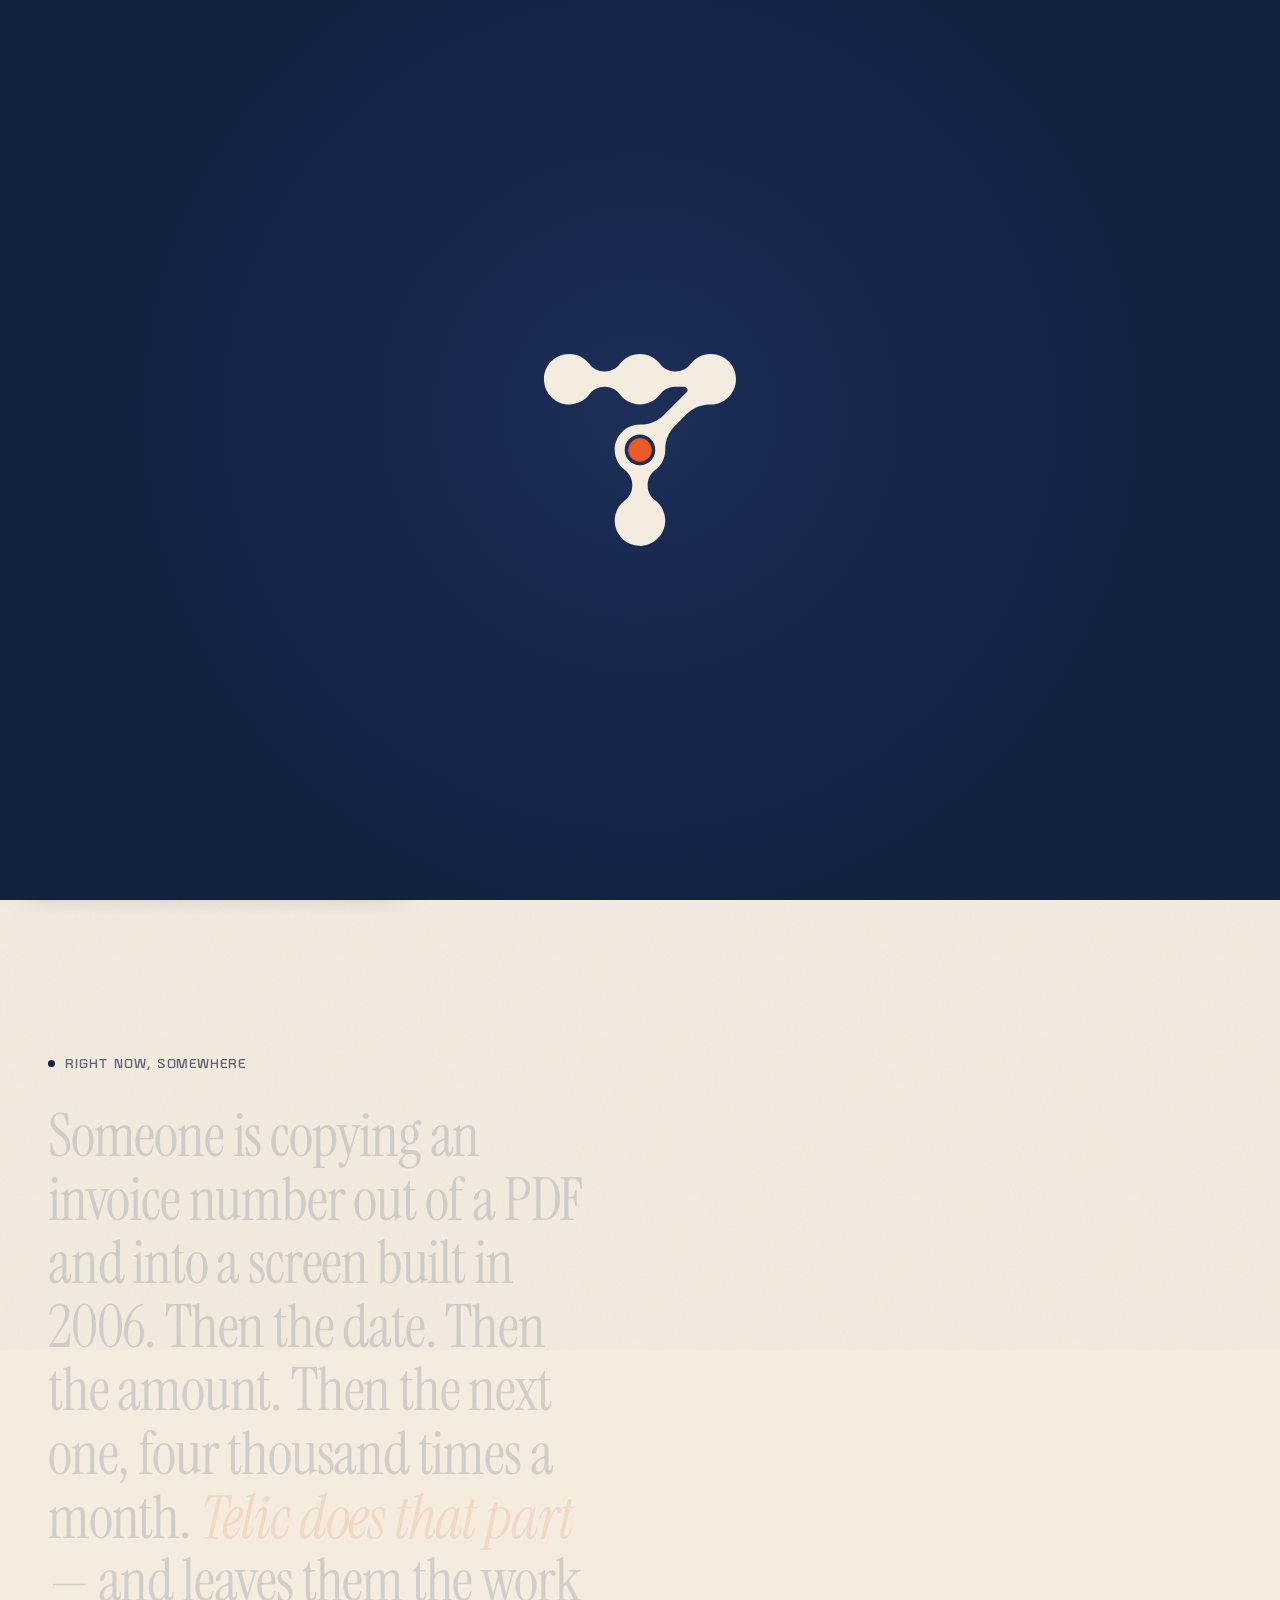
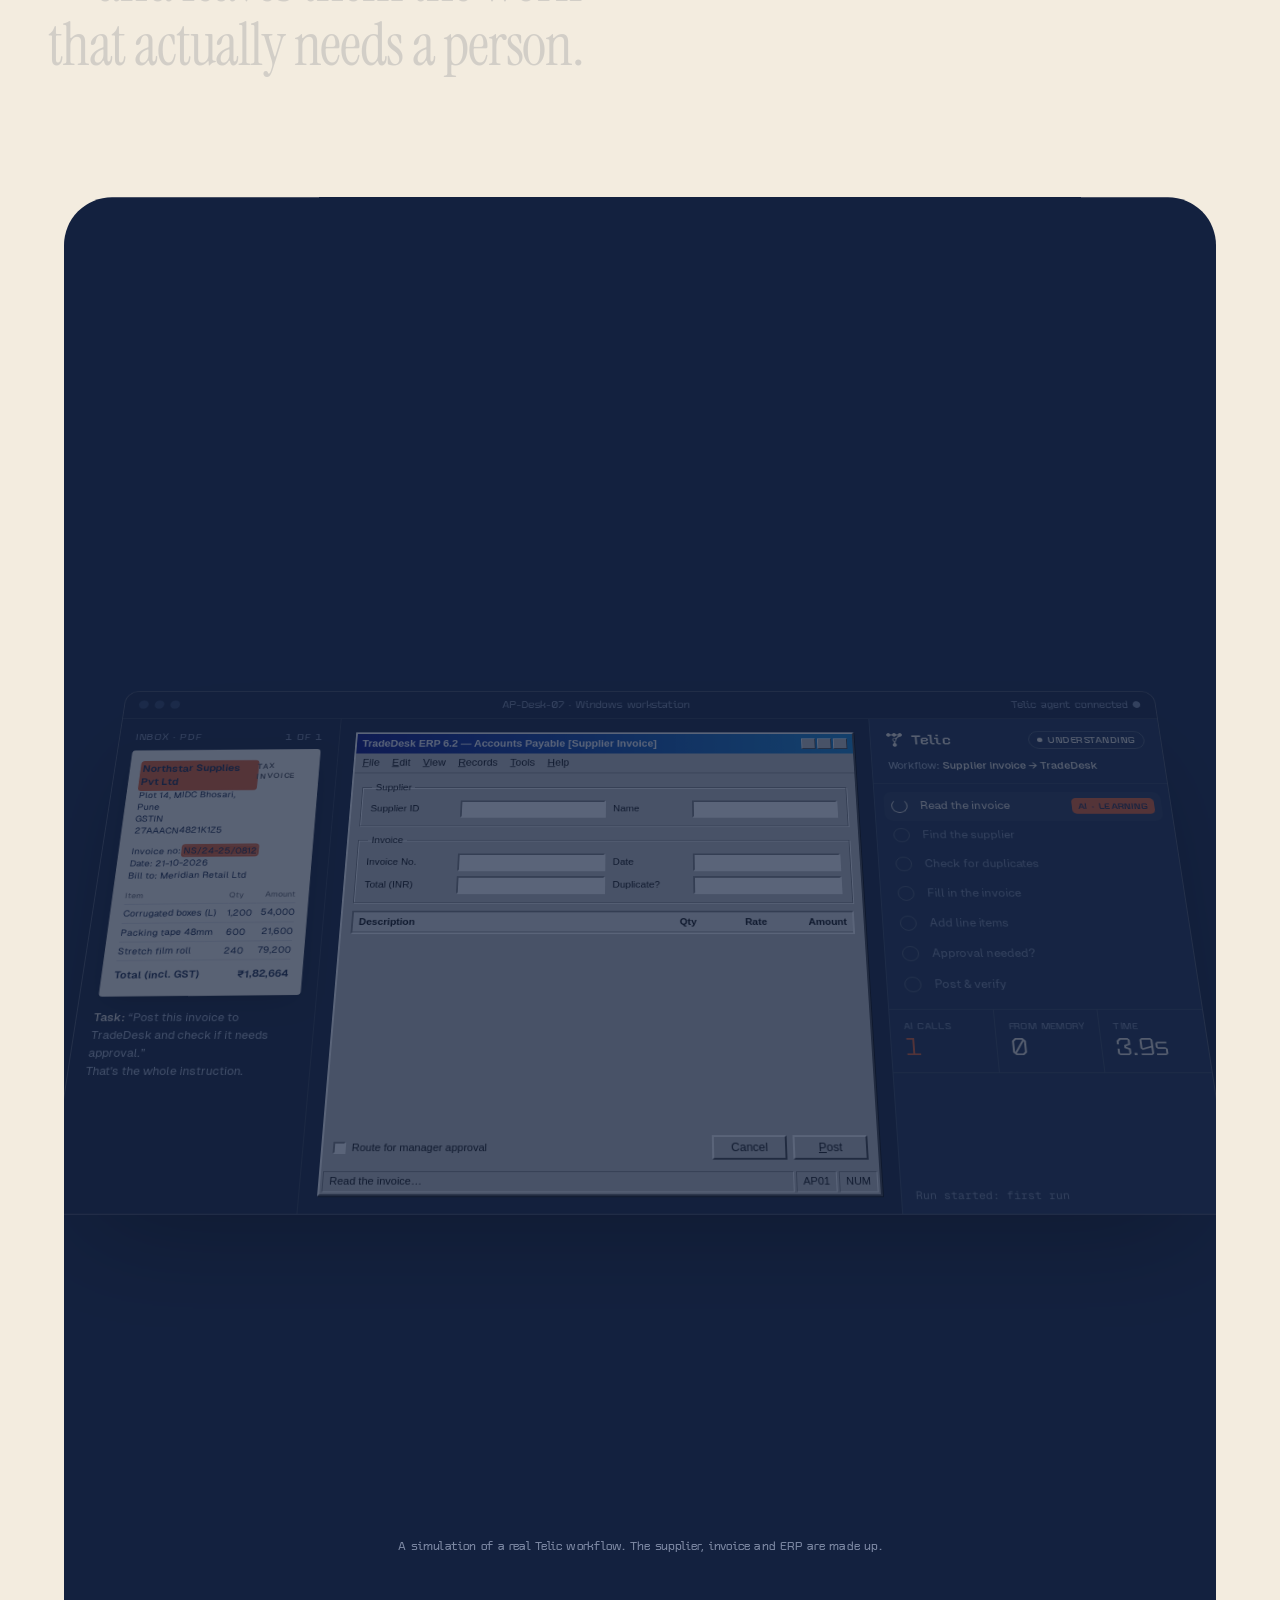
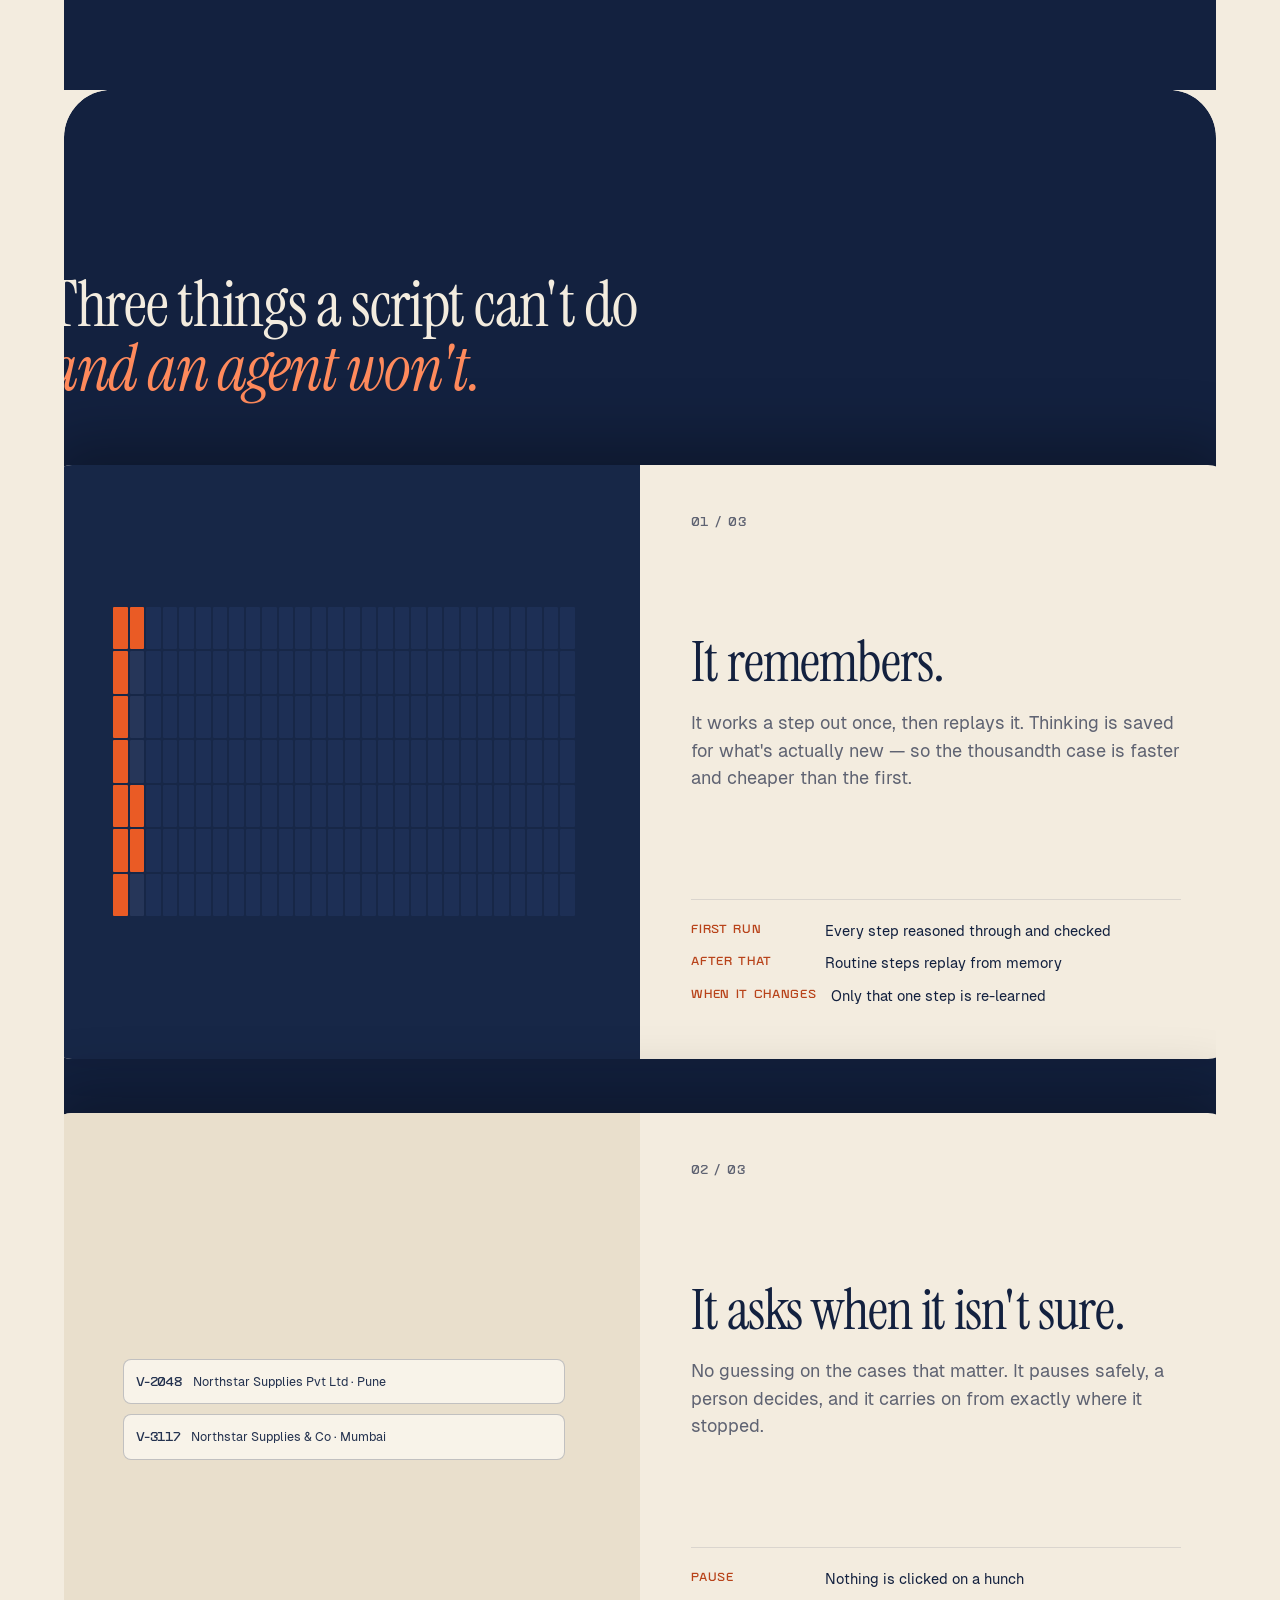
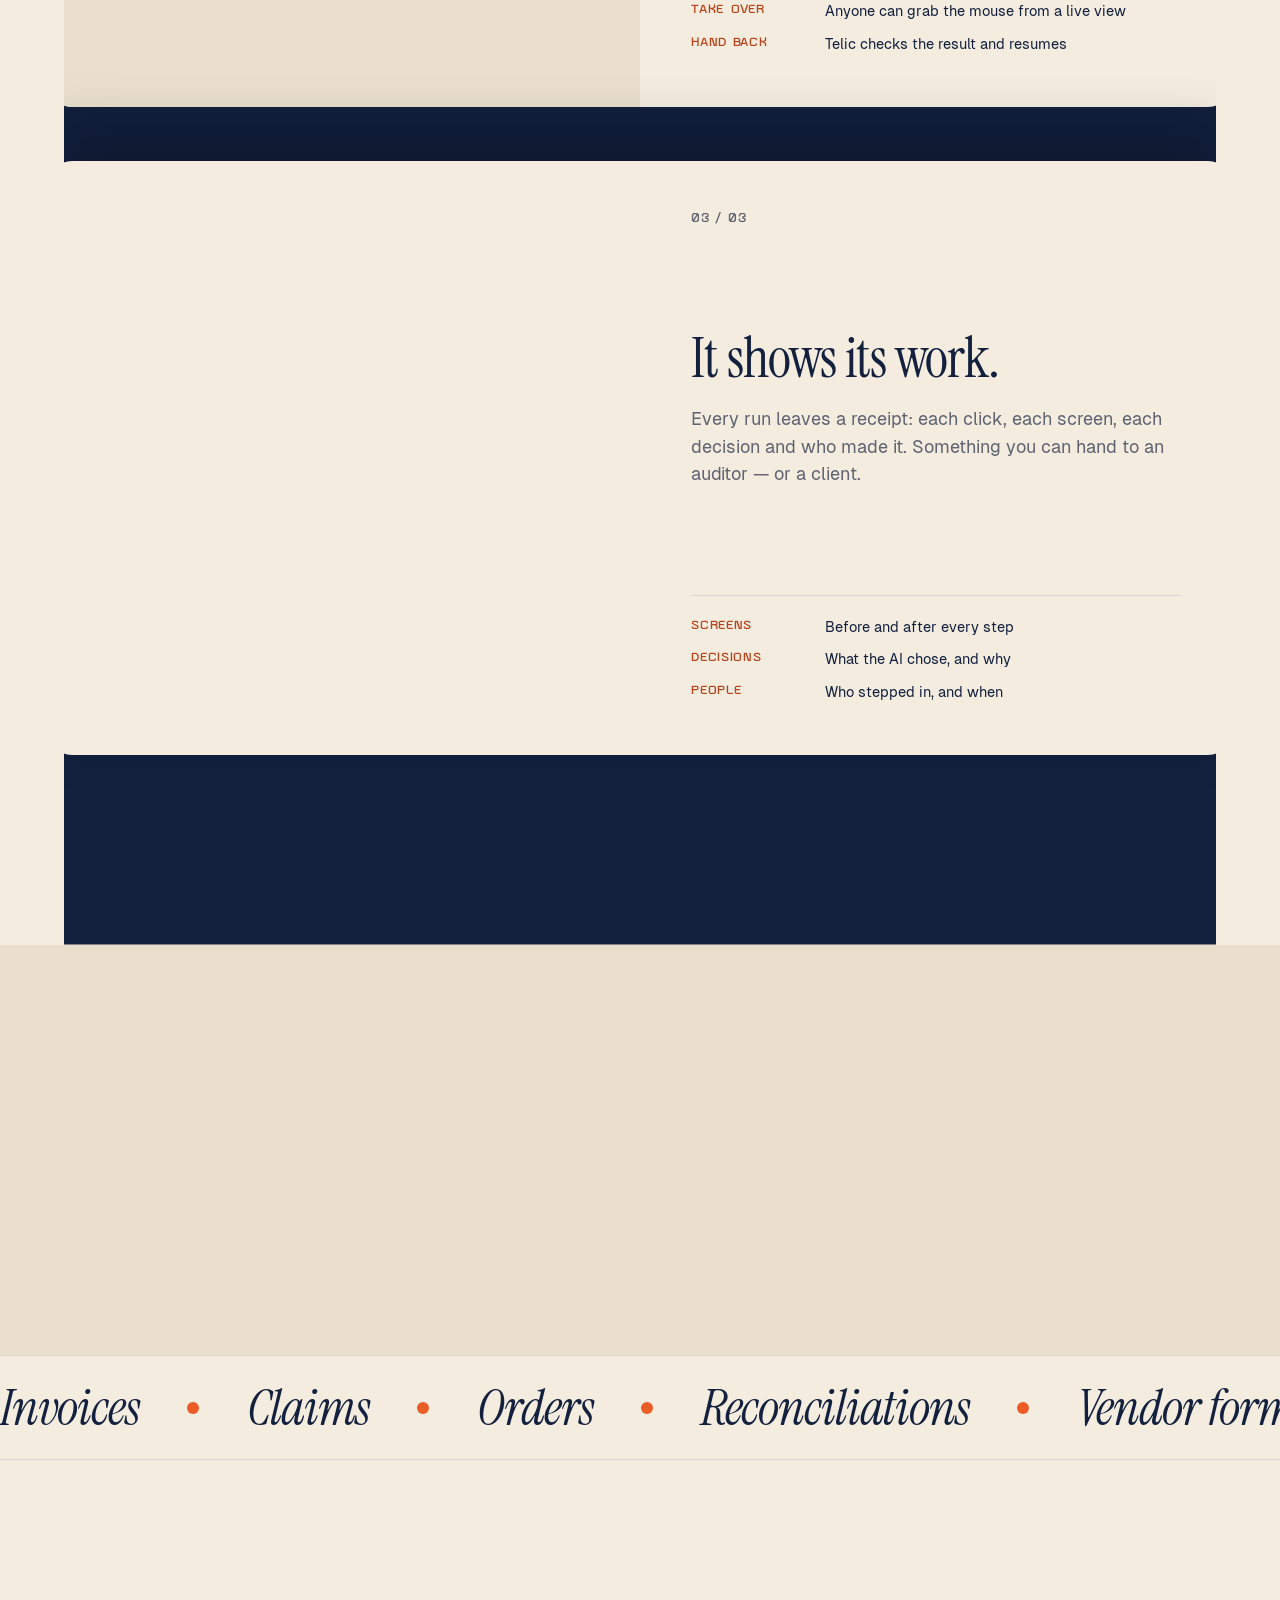
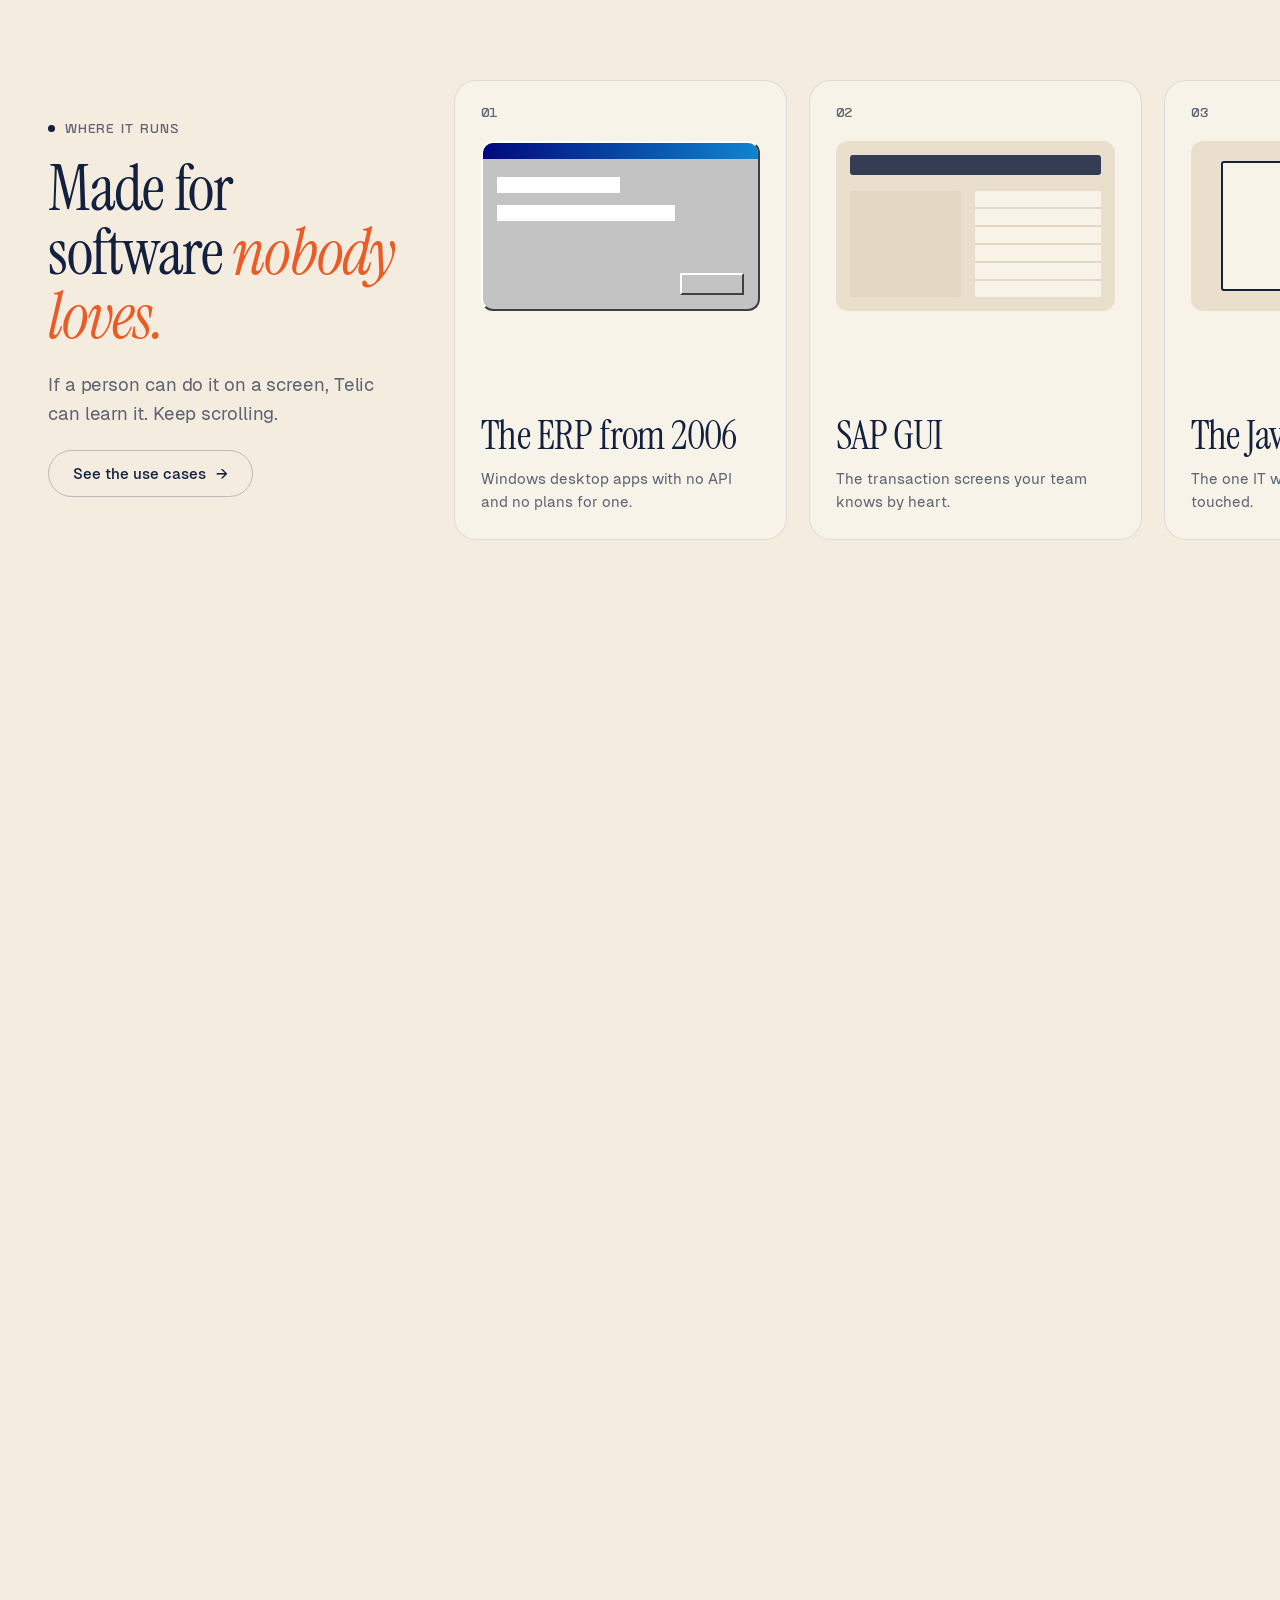
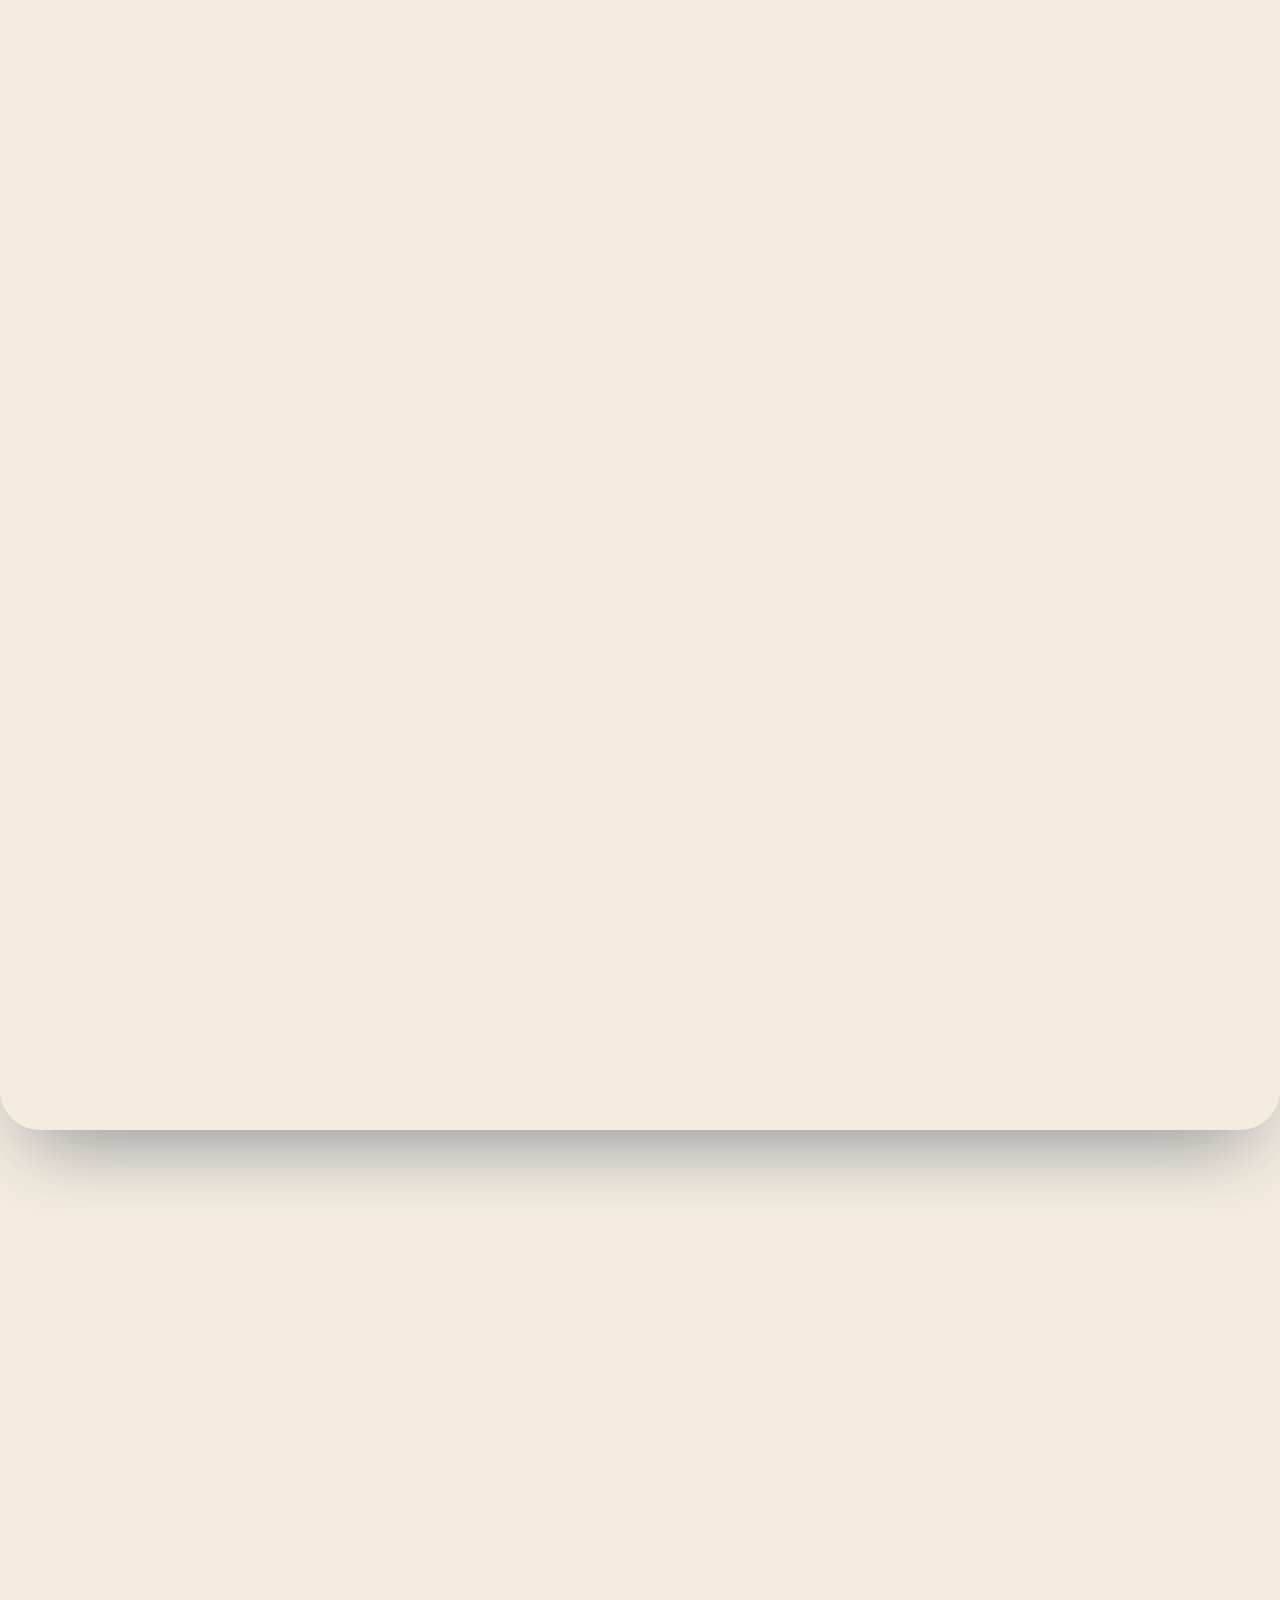
<file: index.html>
<!doctype html>
<html lang="en">
<head>
<meta charset="utf-8">
<meta name="viewport" content="width=device-width, initial-scale=1">
<title>Telic — Your team shouldn't be the API</title>
<meta name="description" content="Telic is an AI operator for legacy business software. It learns a back-office job by doing it, remembers every step that worked, and only thinks when something is new.">
<meta name="theme-color" content="#f3ecdf">
<meta property="og:title" content="Telic — Your team shouldn't be the API">
<meta property="og:description" content="Telic is an AI operator for legacy business software. It learns a back-office job by doing it, remembers every step that worked, and only thinks when something is new.">
<meta property="og:type" content="website">
<link rel="icon" href="assets/favicon.svg" type="image/svg+xml">
<link rel="stylesheet" href="styles.css">
<script>try{var f=localStorage.getItem("telic-font");if(f)document.documentElement.dataset.font=f;if(sessionStorage.getItem("telic-seen")==="1")document.documentElement.classList.add("seen")}catch(e){}</script>
</head>
<body data-page="home">

<div class="preloader" aria-hidden="true">
  <svg class="pl-mark" viewBox="-40 -40 402 402">
    <defs><filter id="plGlow" x="-60%" y="-60%" width="220%" height="220%"><feGaussianBlur stdDeviation="3.5" result="b"/><feMerge><feMergeNode in="b"/><feMergeNode in="SourceGraphic"/></feMerge></filter></defs>
    <path class="pl-solid" d="M 279.42 0 C 265.57 0 253.27 6.65 245.55 16.93 C 239.69 24.73 230.61 29.46 220.85 29.46 L 219.63 29.46 C 209.83 29.46 200.69 24.73 194.79 16.89 C 187.06 6.63 174.78 0 160.95 0 C 147.12 0 134.84 6.63 127.11 16.89 C 121.21 24.73 112.08 29.46 102.27 29.46 L 101.05 29.46 C 91.29 29.46 82.21 24.73 76.35 16.93 C 68.63 6.65 56.33 0 42.48 0 C 19.11 0 0.3 18.69 0.15 42.06 C 0 65.56 19.01 84.67 42.48 84.67 C 56.31 84.67 68.59 78.04 76.31 67.78 C 82.22 59.94 91.36 55.21 101.17 55.21 L 102.27 55.21 C 112.08 55.21 121.21 59.94 127.11 67.78 C 134.84 78.04 147.12 84.67 160.95 84.67 C 174.78 84.67 187.06 78.04 194.78 67.78 C 200.69 59.94 209.82 55.21 219.63 55.21 L 235.35 55.21 C 237.51 55.21 239.45 56.51 240.28 58.5 L 240.31 58.57 C 241.14 60.56 240.68 62.86 239.15 64.39 L 201.09 102.45 C 190.63 112.9 176.39 118.7 161.6 118.47 C 161.44 118.47 161.27 118.47 161.1 118.47 C 137.76 118.39 118.62 137.45 118.61 160.79 C 118.61 174.64 125.26 186.95 135.55 194.67 C 143.35 200.52 148.07 209.61 148.07 219.36 L 148.07 220.7 C 148.07 230.46 143.35 239.54 135.55 245.4 C 125.27 253.12 118.61 265.41 118.61 279.26 C 118.61 302.63 137.31 321.45 160.67 321.59 C 184.18 321.74 203.28 302.73 203.28 279.26 C 203.28 265.39 196.61 253.08 186.29 245.36 C 178.5 239.52 173.83 230.43 173.83 220.7 L 173.83 219.36 C 173.83 209.63 178.5 200.54 186.29 194.7 C 196.61 186.98 203.28 174.67 203.28 160.8 C 203.28 160.51 203.28 160.21 203.27 159.93 C 202.97 145.21 208.9 131.05 219.31 120.65 L 239.27 100.69 C 249.67 90.29 263.83 84.36 278.54 84.66 C 278.83 84.66 279.12 84.66 279.42 84.66 C 302.89 84.66 321.9 65.56 321.75 42.05 C 321.6 18.69 302.78 0 279.42 0 Z M 160.95 186.39 C 146.81 186.39 135.35 174.93 135.35 160.8 C 135.35 146.66 146.81 135.2 160.95 135.2 C 175.08 135.2 186.54 146.66 186.54 160.8 C 186.54 174.93 175.08 186.39 160.95 186.39 Z M 160.95 186.39"/>
    <path class="pl-outline" pathLength="1" d="M 279.42 0 C 265.57 0 253.27 6.65 245.55 16.93 C 239.69 24.73 230.61 29.46 220.85 29.46 L 219.63 29.46 C 209.83 29.46 200.69 24.73 194.79 16.89 C 187.06 6.63 174.78 0 160.95 0 C 147.12 0 134.84 6.63 127.11 16.89 C 121.21 24.73 112.08 29.46 102.27 29.46 L 101.05 29.46 C 91.29 29.46 82.21 24.73 76.35 16.93 C 68.63 6.65 56.33 0 42.48 0 C 19.11 0 0.3 18.69 0.15 42.06 C 0 65.56 19.01 84.67 42.48 84.67 C 56.31 84.67 68.59 78.04 76.31 67.78 C 82.22 59.94 91.36 55.21 101.17 55.21 L 102.27 55.21 C 112.08 55.21 121.21 59.94 127.11 67.78 C 134.84 78.04 147.12 84.67 160.95 84.67 C 174.78 84.67 187.06 78.04 194.78 67.78 C 200.69 59.94 209.82 55.21 219.63 55.21 L 235.35 55.21 C 237.51 55.21 239.45 56.51 240.28 58.5 L 240.31 58.57 C 241.14 60.56 240.68 62.86 239.15 64.39 L 201.09 102.45 C 190.63 112.9 176.39 118.7 161.6 118.47 C 161.44 118.47 161.27 118.47 161.1 118.47 C 137.76 118.39 118.62 137.45 118.61 160.79 C 118.61 174.64 125.26 186.95 135.55 194.67 C 143.35 200.52 148.07 209.61 148.07 219.36 L 148.07 220.7 C 148.07 230.46 143.35 239.54 135.55 245.4 C 125.27 253.12 118.61 265.41 118.61 279.26 C 118.61 302.63 137.31 321.45 160.67 321.59 C 184.18 321.74 203.28 302.73 203.28 279.26 C 203.28 265.39 196.61 253.08 186.29 245.36 C 178.5 239.52 173.83 230.43 173.83 220.7 L 173.83 219.36 C 173.83 209.63 178.5 200.54 186.29 194.7 C 196.61 186.98 203.28 174.67 203.28 160.8 C 203.28 160.51 203.28 160.21 203.27 159.93 C 202.97 145.21 208.9 131.05 219.31 120.65 L 239.27 100.69 C 249.67 90.29 263.83 84.36 278.54 84.66 C 278.83 84.66 279.12 84.66 279.42 84.66 C 302.89 84.66 321.9 65.56 321.75 42.05 C 321.6 18.69 302.78 0 279.42 0 Z"/>
    <circle class="pl-ring" cx="161" cy="161" r="22"/>
    <circle class="pl-node" cx="41" cy="41" r="22"/><circle class="pl-node" cx="161" cy="41" r="22"/><circle class="pl-node" cx="281" cy="41" r="22"/><circle class="pl-node" cx="161" cy="281" r="22"/><circle class="pl-node ai" cx="161" cy="161" r="19"/>
    <circle class="pl-tip" r="5" cx="-100" cy="-100"/>
  </svg>
</div>

<svg width="0" height="0" style="position:absolute" aria-hidden="true">
  <symbol id="mark" viewBox="0 0 322 322"><path fill="currentColor" d="M 279.42 0 C 265.57 0 253.27 6.65 245.55 16.93 C 239.69 24.73 230.61 29.46 220.85 29.46 L 219.63 29.46 C 209.83 29.46 200.69 24.73 194.79 16.89 C 187.06 6.63 174.78 0 160.95 0 C 147.12 0 134.84 6.63 127.11 16.89 C 121.21 24.73 112.08 29.46 102.27 29.46 L 101.05 29.46 C 91.29 29.46 82.21 24.73 76.35 16.93 C 68.63 6.65 56.33 0 42.48 0 C 19.11 0 0.3 18.69 0.15 42.06 C 0 65.56 19.01 84.67 42.48 84.67 C 56.31 84.67 68.59 78.04 76.31 67.78 C 82.22 59.94 91.36 55.21 101.17 55.21 L 102.27 55.21 C 112.08 55.21 121.21 59.94 127.11 67.78 C 134.84 78.04 147.12 84.67 160.95 84.67 C 174.78 84.67 187.06 78.04 194.78 67.78 C 200.69 59.94 209.82 55.21 219.63 55.21 L 235.35 55.21 C 237.51 55.21 239.45 56.51 240.28 58.5 L 240.31 58.57 C 241.14 60.56 240.68 62.86 239.15 64.39 L 201.09 102.45 C 190.63 112.9 176.39 118.7 161.6 118.47 C 161.44 118.47 161.27 118.47 161.1 118.47 C 137.76 118.39 118.62 137.45 118.61 160.79 C 118.61 174.64 125.26 186.95 135.55 194.67 C 143.35 200.52 148.07 209.61 148.07 219.36 L 148.07 220.7 C 148.07 230.46 143.35 239.54 135.55 245.4 C 125.27 253.12 118.61 265.41 118.61 279.26 C 118.61 302.63 137.31 321.45 160.67 321.59 C 184.18 321.74 203.28 302.73 203.28 279.26 C 203.28 265.39 196.61 253.08 186.29 245.36 C 178.5 239.52 173.83 230.43 173.83 220.7 L 173.83 219.36 C 173.83 209.63 178.5 200.54 186.29 194.7 C 196.61 186.98 203.28 174.67 203.28 160.8 C 203.28 160.51 203.28 160.21 203.27 159.93 C 202.97 145.21 208.9 131.05 219.31 120.65 L 239.27 100.69 C 249.67 90.29 263.83 84.36 278.54 84.66 C 278.83 84.66 279.12 84.66 279.42 84.66 C 302.89 84.66 321.9 65.56 321.75 42.05 C 321.6 18.69 302.78 0 279.42 0 Z M 160.95 186.39 C 146.81 186.39 135.35 174.93 135.35 160.8 C 135.35 146.66 146.81 135.2 160.95 135.2 C 175.08 135.2 186.54 146.66 186.54 160.8 C 186.54 174.93 175.08 186.39 160.95 186.39 Z M 160.95 186.39"/></symbol>
</svg>

<div class="progress" id="progress"></div>

<header class="nav" id="nav">
  <div class="wrap nav__inner">
    <a href="index.html" class="logo" aria-label="Telic home"><svg><use href="#mark"/></svg><span>Telic</span></a>
    <nav class="nav__links" aria-label="Main"><a href="index.html#watch">Live demo</a><a href="product.html">Product</a><a href="use-cases.html">Use cases</a><a href="pricing.html">Pricing</a></nav>
    <div class="nav__cta">
      <a href="contact.html" class="btn btn--primary magnetic">Show us a workflow <span class="arrow">→</span></a>
      <button class="nav__burger" id="burger" aria-label="Open menu" aria-expanded="false"><span></span><span></span></button>
    </div>
  </div>
</header>
<nav class="mobile-menu" id="mobileMenu" aria-label="Mobile"><a href="index.html#watch">Live demo</a><a href="product.html">Product</a><a href="use-cases.html">Use cases</a><a href="pricing.html">Pricing</a><a href="contact.html">Show us a workflow</a></nav>

<main id="top">
<!-- ============================== HERO ============================== -->
<section class="hero" id="hero">
  <div class="hero__blob" aria-hidden="true"></div>
  <div class="wrap hero__inner">
    <div class="hero__text">
      <span class="badge" data-reveal><b>Pilots open</b> For BPOs and shared-service teams in India</span>
      <h1 class="split hero__h">Your team shouldn't be <em>the API.</em></h1>
      <p class="lead" data-reveal data-delay="250">Most back-office work is people carrying data between systems that can't talk to each other. Telic is an AI operator that does the carrying — in the old ERP, the client portal, the 40-tab spreadsheet — and passes your people only the parts that need a person.</p>
      <div class="hero__ctas" data-reveal data-delay="400">
        <a href="#watch" class="btn btn--primary magnetic" data-cursor="Watch">Watch it do the job <span class="arrow">↓</span></a>
        <a href="contact.html" class="btn btn--ghost magnetic">Show us a workflow</a>
      </div>
    </div>

    <div class="viz" id="heroViz" aria-hidden="true">
      <svg viewBox="-40 -40 402 402">
        <path class="outline" id="vizOutline" d="M 279.42 0 C 265.57 0 253.27 6.65 245.55 16.93 C 239.69 24.73 230.61 29.46 220.85 29.46 L 219.63 29.46 C 209.83 29.46 200.69 24.73 194.79 16.89 C 187.06 6.63 174.78 0 160.95 0 C 147.12 0 134.84 6.63 127.11 16.89 C 121.21 24.73 112.08 29.46 102.27 29.46 L 101.05 29.46 C 91.29 29.46 82.21 24.73 76.35 16.93 C 68.63 6.65 56.33 0 42.48 0 C 19.11 0 0.3 18.69 0.15 42.06 C 0 65.56 19.01 84.67 42.48 84.67 C 56.31 84.67 68.59 78.04 76.31 67.78 C 82.22 59.94 91.36 55.21 101.17 55.21 L 102.27 55.21 C 112.08 55.21 121.21 59.94 127.11 67.78 C 134.84 78.04 147.12 84.67 160.95 84.67 C 174.78 84.67 187.06 78.04 194.78 67.78 C 200.69 59.94 209.82 55.21 219.63 55.21 L 235.35 55.21 C 237.51 55.21 239.45 56.51 240.28 58.5 L 240.31 58.57 C 241.14 60.56 240.68 62.86 239.15 64.39 L 201.09 102.45 C 190.63 112.9 176.39 118.7 161.6 118.47 C 161.44 118.47 161.27 118.47 161.1 118.47 C 137.76 118.39 118.62 137.45 118.61 160.79 C 118.61 174.64 125.26 186.95 135.55 194.67 C 143.35 200.52 148.07 209.61 148.07 219.36 L 148.07 220.7 C 148.07 230.46 143.35 239.54 135.55 245.4 C 125.27 253.12 118.61 265.41 118.61 279.26 C 118.61 302.63 137.31 321.45 160.67 321.59 C 184.18 321.74 203.28 302.73 203.28 279.26 C 203.28 265.39 196.61 253.08 186.29 245.36 C 178.5 239.52 173.83 230.43 173.83 220.7 L 173.83 219.36 C 173.83 209.63 178.5 200.54 186.29 194.7 C 196.61 186.98 203.28 174.67 203.28 160.8 C 203.28 160.51 203.28 160.21 203.27 159.93 C 202.97 145.21 208.9 131.05 219.31 120.65 L 239.27 100.69 C 249.67 90.29 263.83 84.36 278.54 84.66 C 278.83 84.66 279.12 84.66 279.42 84.66 C 302.89 84.66 321.9 65.56 321.75 42.05 C 321.6 18.69 302.78 0 279.42 0 Z"/>
        <circle class="pulse" id="vizPulse" cx="161" cy="161" r="26"/>
        <circle class="node" cx="41" cy="41" r="25"/>
        <circle class="node" cx="161" cy="41" r="25"/>
        <circle class="node" cx="281" cy="41" r="25"/>
        <circle class="node ai" cx="161" cy="161" r="22"/>
        <circle class="node" cx="161" cy="281" r="25"/>
      </svg>
      <div class="viz-label" style="left:13%;top:3%"><span class="tick">01</span>Read invoice</div>
      <div class="viz-label" style="left:50%;top:3%"><span class="tick">02</span>Find supplier</div>
      <div class="viz-label" style="left:87%;top:3%"><span class="tick">03</span>Fill the ERP</div>
      <div class="viz-label ai" style="left:22%;top:50%"><span class="tick">04</span>AI: needs approval?</div>
      <div class="viz-label" style="left:78%;top:80%"><span class="tick">05</span>Post &amp; verify</div>
      <div class="viz-status"><span>Understanding</span><span>Executing</span><span>Verifying</span><span>Done</span></div>
    </div>
  </div>
  <div class="keys" id="keys" aria-hidden="true"></div>
  <div class="keys-caption wrap" aria-hidden="true"><span>Ctrl C · Alt Tab · Ctrl V · Tab · Enter · repeat</span><span>— the job today, a few thousand times a day</span></div>
</section>

<!-- ============================== MANIFESTO ============================== -->
<section class="section manifesto-sec">
  <div class="wrap">
    <span class="eyebrow">Right now, somewhere</span>
    <p class="manifesto">Someone is copying an invoice number out of a PDF and into a screen built in 2006. Then the date. Then the amount. Then the next one, four thousand times a month. <em>Telic does that part</em> — and leaves them the work that actually needs a person.</p>
  </div>
</section>

<!-- ============================== WATCH ============================== -->
<section class="section dark" id="watch">
  <div class="wrap">
    <div class="split-head reveal">
      <div><span class="eyebrow">Live demo</span><h2 class="split">Here's an invoice. Here's a <em>2006-era</em> ERP. No API in sight.</h2></div>
      <p class="lead">Press play and watch Telic do the job a person does today: read the PDF, find the supplier, key it in, decide on approval, post it, check it saved. Then try the harder versions.</p>
    </div>

    <div class="scenarios reveal" role="tablist" aria-label="Demo scenarios">
      <button class="scenario active" data-scn="learn" role="tab" aria-selected="true"><span class="num">A</span><span>Day one<small>It works the job out</small></span></button>
      <button class="scenario" data-scn="repeat" role="tab" aria-selected="false"><span class="num">B</span><span>Day two<small>It remembers</small></span></button>
      <button class="scenario" data-scn="popup" role="tab" aria-selected="false"><span class="num">C</span><span>Surprise popup<small>Something changed</small></span></button>
      <button class="scenario" data-scn="human" role="tab" aria-selected="false"><span class="num">D</span><span>Not sure<small>It asks you</small></span></button>
    </div>

    <div class="desk-stage"><div class="desktop" id="desk">
      <div class="desktop__bar">
        <div class="dots"><i></i><i></i><i></i></div>
        <span>AP-Desk-07 · Windows workstation</span>
        <span>Telic agent connected ●</span>
      </div>
      <div class="desktop__body">
        <!-- source document -->
        <div class="doc-pane">
          <div class="pane-title"><span>Inbox · PDF</span><span>1 of 1</span></div>
          <div class="invoice" id="invoice">
            <div class="scan" id="scan"></div>
            <div class="ihead">
              <div><b data-hl="supplier">Northstar Supplies Pvt Ltd</b>Plot 14, MIDC Bhosari, Pune<br>GSTIN 27AAACN4821K1Z5</div>
              <span class="itag">TAX INVOICE</span>
            </div>
            <div>Invoice no: <span data-hl="invno">NS/24-25/0812</span><br>Date: <span data-hl="date">21-10-2026</span><br>Bill to: Meridian Retail Ltd</div>
            <table>
              <thead><tr><th>Item</th><th>Qty</th><th>Amount</th></tr></thead>
              <tbody data-hl="lines">
                <tr><td>Corrugated boxes (L)</td><td>1,200</td><td>54,000</td></tr>
                <tr><td>Packing tape 48mm</td><td>600</td><td>21,600</td></tr>
                <tr><td>Stretch film roll</td><td>240</td><td>79,200</td></tr>
              </tbody>
            </table>
            <div class="itotal"><span>Total (incl. GST)</span><span data-hl="total">₹1,82,664</span></div>
          </div>
          <div class="doc-meta">
            <b>Task:</b> “Post this invoice to TradeDesk and check if it needs approval.”<br>
            <span>That's the whole instruction.</span>
          </div>
        </div>

        <!-- legacy ERP -->
        <div class="erp-pane" id="erpPane">
          <div class="erp" id="erp">
            <div class="erp__title"><span>TradeDesk ERP 6.2 — Accounts Payable [Supplier Invoice]</span><span class="wbtns"><i></i><i></i><i></i></span></div>
            <div class="erp__menu"><span><u>F</u>ile</span><span><u>E</u>dit</span><span><u>V</u>iew</span><span><u>R</u>ecords</span><span><u>T</u>ools</span><span><u>H</u>elp</span></div>
            <div class="erp__body">
              <fieldset>
                <legend>Supplier</legend>
                <div class="row">
                  <label>Supplier ID</label><div class="inp" data-f="sid"></div>
                  <label>Name</label><div class="inp" data-f="sname"></div>
                </div>
              </fieldset>
              <fieldset>
                <legend>Invoice</legend>
                <div class="row">
                  <label>Invoice No.</label><div class="inp" data-f="invno"></div>
                  <label>Date</label><div class="inp" data-f="date"></div>
                  <label>Total (INR)</label><div class="inp" data-f="total"></div>
                  <label>Duplicate?</label><div class="inp" data-f="dup"></div>
                </div>
              </fieldset>
              <div class="grid" id="grid">
                <div class="gh"><span>Description</span><span>Qty</span><span>Rate</span><span>Amount</span></div>
              </div>
              <div class="actions">
                <span class="chk" id="apprChk"><i></i> Route for manager approval</span>
                <div style="display:flex;gap:6px"><span class="wbtn">Cancel</span><span class="wbtn" id="postBtn"><u>P</u>ost</span></div>
              </div>
            </div>
            <div class="erp__status"><span id="erpStatus">Ready</span><span>AP01</span><span>NUM</span></div>

            <div class="erp-posted" id="posted"><div class="stamp">POSTED ✓ AP-77341</div></div>

            <div class="win-modal" id="popup">
              <div class="dlg">
                <div class="erp__title"><span>TradeDesk Updater</span><span class="wbtns"><i></i></span></div>
                <div class="dlg__body"><div class="icon">i</div><div><b>Application update available</b><br>Version 6.3 is ready to install. Restart TradeDesk now?</div></div>
                <div class="dlg__btns"><span class="wbtn">Restart now</span><span class="wbtn" id="remindBtn">Remind me later</span><span class="wbtn">View changes</span></div>
              </div>
            </div>

            <div class="win-modal" id="pickModal">
              <div class="dlg">
                <div class="erp__title"><span>Supplier Lookup — 2 matches</span><span class="wbtns"><i></i></span></div>
                <div class="dlg__body"><div class="icon warn">!</div><div style="flex:1">More than one supplier matches “Northstar Supplies”.
                  <div class="pick" id="pickList">
                    <button data-v="V-2048|Northstar Supplies Pvt Ltd" disabled>V-2048 · Northstar Supplies Pvt Ltd · Pune · GST 27AAACN4821K1Z5</button>
                    <button data-v="V-3117|Northstar Supplies & Co" disabled>V-3117 · Northstar Supplies &amp; Co · Mumbai · GST pending</button>
                  </div></div></div>
                <div class="dlg__btns"><span class="wbtn">Cancel</span></div>
              </div>
            </div>
          </div>
          <div class="ghost" id="ghost"><svg width="20" height="22" viewBox="0 0 20 22"><path d="M2 1l15 11-6.5 1.2L14 20l-3 1.4-3.4-6.9L2 18.5z" fill="#fff" stroke="#000" stroke-width="1.2"/></svg></div>
        </div>

        <!-- Telic console -->
        <aside class="console" aria-live="polite">
          <div class="console__head">
            <div class="row1"><span class="logo"><svg><use href="#mark"/></svg><span>Telic</span></span><span class="state" id="state"><i></i>Idle</span></div>
            <div class="console__task">Workflow: <b>Supplier invoice → TradeDesk</b></div>
          </div>
          <ol class="steps" id="steps"></ol>
          <div class="takeover" id="takeover">
            <button class="btn btn--amber" id="takeBtn">Take over</button>
            <button class="btn btn--ghost" id="handBtn" disabled>Hand back</button>
          </div>
          <div class="meters">
            <div class="meter ai"><small>AI calls</small><b id="mAI">0</b></div>
            <div class="meter"><small>From memory</small><b id="mMem">0</b></div>
            <div class="meter"><small>Time</small><b id="mTime">0.0s</b></div>
          </div>
          <div class="log" id="log"><div>Ready. Press play.</div></div>
        </aside>
      </div>
    </div>


    </div><!-- /desk-stage -->
    <div class="demo-foot reveal">
      <div class="legend">
        <span><i class="l-ai"></i>Thinking (AI)</span>
        <span><i class="l-mem"></i>Remembered</span>
        <span><i class="l-human"></i>Your call</span>
      </div>
      <button class="btn btn--light magnetic" id="runBtn" data-cursor="Play">▶ Play</button>
    </div>
    <div class="demo-explain reveal" id="explain">
      <div data-scn="learn"><b>A · Day one</b>Telic has only been told the goal and the rules. It reasons through each step, checks every result, and keeps what worked.</div>
      <div data-scn="repeat"><b>B · Day two</b>A new invoice. Known steps replay from memory in a blink. It still thinks about the new PDF and the approval call.</div>
      <div data-scn="popup"><b>C · Surprise popup</b>An update dialog gets in the way. Telic stops before doing damage, works out that one step, and remembers the fix.</div>
      <div data-scn="human"><b>D · Not sure</b>Two suppliers look right. Telic won't guess. You take the mouse, pick one, hand it back — it carries on.</div>
    </div>
    <p class="footnote" style="text-align:center">A simulation of a real Telic workflow. The supplier, invoice and ERP are made up.</p>
  </div>
</section>

<!-- ============================== DIFFERENT (stacking cards) ============================== -->
<section class="section dark" id="different">
  <div class="wrap">
    <div class="split-head">
      <div><span class="eyebrow" data-reveal>Why it's different</span><h2 class="split">Three things a script can't do <em>and an agent won't.</em></h2></div>
      <p class="lead" data-reveal>Scripts are cheap until something changes. AI agents adapt, but they rethink every click and leave you guessing why they did what they did. Telic is built for the gap in between.</p>
    </div>
    <div class="stack">
      <a class="stack-card" href="product.html" data-cursor="Open">
        <div class="sc-viz sc-viz--dark"><div class="minibar" data-minibar></div></div>
        <div class="sc-body">
          <span class="sc-n">01 / 03</span>
          <div><h3>It remembers.</h3><p>It works a step out once, then replays it. Thinking is saved for what's actually new — so the thousandth case is faster and cheaper than the first.</p></div>
          <div class="chain"><div><b>First run</b>Every step reasoned through and checked</div><div><b>After that</b>Routine steps replay from memory</div><div><b>When it changes</b>Only that one step is re-learned</div></div>
        </div>
      </a>
      <a class="stack-card" href="product.html#sideways" data-cursor="Open">
        <div class="sc-viz"><div class="sw__stage st-dupe">
          <div class="drow r1"><b>V-2048</b> Northstar Supplies Pvt Ltd · Pune</div>
          <div class="drow r2"><b>V-3117</b> Northstar Supplies &amp; Co · Mumbai</div>
          <span class="sw__tag t-human">Asking a person</span><span class="sw__tag t-ink">Resumed</span>
        </div></div>
        <div class="sc-body">
          <span class="sc-n">02 / 03</span>
          <div><h3>It asks when it isn't sure.</h3><p>No guessing on the cases that matter. It pauses safely, a person decides, and it carries on from exactly where it stopped.</p></div>
          <div class="chain"><div><b>Pause</b>Nothing is clicked on a hunch</div><div><b>Take over</b>Anyone can grab the mouse from a live view</div><div><b>Hand back</b>Telic checks the result and resumes</div></div>
        </div>
      </a>
      <a class="stack-card" href="product.html#receipt" data-cursor="Open">
        <div class="sc-viz sc-viz--dark reveal"><div class="minireceipt">
          <div><span>READ invoice</span><em class="ai">AI</em></div><div><span>FIND supplier</span><em>MEM</em></div><div><span>ENTER lines</span><em>MEM</em></div><div><span>DECIDE approval</span><em class="ai">AI</em></div><div><span>APPROVE</span><em class="hm">PERSON</em></div><div><span>POST + VERIFY</span><em>✓</em></div>
        </div></div>
        <div class="sc-body">
          <span class="sc-n">03 / 03</span>
          <div><h3>It shows its work.</h3><p>Every run leaves a receipt: each click, each screen, each decision and who made it. Something you can hand to an auditor — or a client.</p></div>
          <div class="chain"><div><b>Screens</b>Before and after every step</div><div><b>Decisions</b>What the AI chose, and why</div><div><b>People</b>Who stepped in, and when</div></div>
        </div>
      </a>
    </div>
  </div>
</section>

<!-- ============================== HOURS BAND ============================== -->
<section class="hours" id="hours">
  <div class="wrap hours__inner">
    <div class="hours__num" data-reveal><span class="odo" data-odo="300">300</span><small>hours</small></div>
    <div class="hours__copy" data-reveal data-delay="150">
      <p>One workflow. 3,000 cases a month. Six minutes of keying each. That's <b>300 hours</b> of someone's month spent moving data between screens.</p>
      <a href="pricing.html#math" class="btn btn--primary magnetic">Work out yours <span class="arrow">→</span></a> <a href="use-cases.html#fit" class="btn btn--ghost magnetic">Is my workflow a fit? <span class="arrow">→</span></a>
    </div>
  </div>
</section>

<!-- ============================== MARQUEE ============================== -->
<div class="marquee" aria-hidden="true"><div class="marquee__track"><span>Invoices</span><span>Claims</span><span>Orders</span><span>Reconciliations</span><span>Vendor forms</span><span>Document checks</span><span>Invoices</span><span>Claims</span><span>Orders</span><span>Reconciliations</span><span>Vendor forms</span><span>Document checks</span></div></div>

<!-- ============================== HORIZONTAL: SOFTWARE ============================== -->
<section class="hscroll" id="where-teaser">
  <div class="hscroll-sticky">
    <div class="hscroll-track">
      <div class="hc-intro">
        <span class="eyebrow">Where it runs</span>
        <h2 class="split">Made for software <em>nobody loves.</em></h2>
        <p class="lead">If a person can do it on a screen, Telic can learn it. Keep scrolling.</p>
        <a href="use-cases.html" class="btn btn--ghost magnetic">See the use cases <span class="arrow">→</span></a>
      </div>
      <div class="hcard"><span class="hc-n">01</span><div class="hc-art art-erp"><i></i><i></i><i></i><i></i></div><h3>The ERP from 2006</h3><p>Windows desktop apps with no API and no plans for one.</p></div>
      <div class="hcard"><span class="hc-n">02</span><div class="hc-art art-sap"><i></i><i></i><i></i></div><h3>SAP GUI</h3><p>The transaction screens your team knows by heart.</p></div>
      <div class="hcard"><span class="hc-n">03</span><div class="hc-art art-java"><i></i><i></i></div><h3>The Java app</h3><p>The one IT would rather nobody touched.</p></div>
      <div class="hcard"><span class="hc-n">04</span><div class="hc-art art-portal"><i></i><i></i><i></i></div><h3>Client portals</h3><p>A different login, layout and quirk for every client.</p></div>
      <div class="hcard"><span class="hc-n">05</span><div class="hc-art art-xls"><i></i></div><h3>Excel, 40 tabs deep</h3><p>The spreadsheet that quietly runs the department.</p></div>
      <div class="hcard"><span class="hc-n">06</span><div class="hc-art art-pdf"><i></i><i></i></div><h3>PDFs in the inbox</h3><p>Invoices, claims, forms — and scans of all of the above.</p></div>
      <div class="hcard hcard--ink"><span class="hc-n">07</span><div class="hc-art art-api"><i></i><i></i><i></i></div><h3>And the modern bits</h3><p>Trigger runs from APIs, webhooks, n8n or Zapier.</p></div>
    </div>
  </div>
</section>
<section class="section section--tight">
  <div class="wrap">
    <a class="ctaband reveal" href="contact.html">
      <svg aria-hidden="true"><use href="#mark"/></svg>
      <span class="ctaband__t">Show us the job <em>nobody wants.</em></span>
      <span class="btn btn--light">Start here <span class="arrow">→</span></span>
    </a>
  </div>
</section>
</main>

<footer class="footer dark" id="footer">
  <div class="footer__inner">
    <div class="wrap">
      <div class="f-top">
        <div class="f-cta">
          <span class="eyebrow">Got a job nobody wants?</span><br>
          <a class="f-mail" href="mailto:daksh@telic.sh" data-cursor="Email">daksh<em>@</em>telic.sh</a>
        </div>
        <div class="f-cols">
          <div><h4>See it</h4><ul><li><a href="index.html#watch">Live demo</a></li><li><a href="product.html">How it works</a></li><li><a href="product.html#receipt">Run receipts</a></li></ul></div>
          <div><h4>Decide</h4><ul><li><a href="use-cases.html">Use cases</a></li><li><a href="pricing.html">Pricing</a></li><li><a href="pricing.html#faq">Questions</a></li></ul></div>
          <div><h4>Talk</h4><ul><li><a href="contact.html">Show us a workflow</a></li><li><a href="mailto:daksh@telic.sh">Email us</a></li></ul></div>
        </div>
      </div>
      <div class="f-live"><span><i class="dotlive"></i>India · <b id="fClock">--:--:--</b> IST</span><span>Since you opened this page, a person keying invoices would be on keystroke <b id="fKeys">0</b></span></div>
      <div class="f-giant" aria-hidden="true">
        <svg viewBox="-40 -40 402 402" id="fMark" data-cursor="Run"><path class="fg-outline" d="M 279.42 0 C 265.57 0 253.27 6.65 245.55 16.93 C 239.69 24.73 230.61 29.46 220.85 29.46 L 219.63 29.46 C 209.83 29.46 200.69 24.73 194.79 16.89 C 187.06 6.63 174.78 0 160.95 0 C 147.12 0 134.84 6.63 127.11 16.89 C 121.21 24.73 112.08 29.46 102.27 29.46 L 101.05 29.46 C 91.29 29.46 82.21 24.73 76.35 16.93 C 68.63 6.65 56.33 0 42.48 0 C 19.11 0 0.3 18.69 0.15 42.06 C 0 65.56 19.01 84.67 42.48 84.67 C 56.31 84.67 68.59 78.04 76.31 67.78 C 82.22 59.94 91.36 55.21 101.17 55.21 L 102.27 55.21 C 112.08 55.21 121.21 59.94 127.11 67.78 C 134.84 78.04 147.12 84.67 160.95 84.67 C 174.78 84.67 187.06 78.04 194.78 67.78 C 200.69 59.94 209.82 55.21 219.63 55.21 L 235.35 55.21 C 237.51 55.21 239.45 56.51 240.28 58.5 L 240.31 58.57 C 241.14 60.56 240.68 62.86 239.15 64.39 L 201.09 102.45 C 190.63 112.9 176.39 118.7 161.6 118.47 C 161.44 118.47 161.27 118.47 161.1 118.47 C 137.76 118.39 118.62 137.45 118.61 160.79 C 118.61 174.64 125.26 186.95 135.55 194.67 C 143.35 200.52 148.07 209.61 148.07 219.36 L 148.07 220.7 C 148.07 230.46 143.35 239.54 135.55 245.4 C 125.27 253.12 118.61 265.41 118.61 279.26 C 118.61 302.63 137.31 321.45 160.67 321.59 C 184.18 321.74 203.28 302.73 203.28 279.26 C 203.28 265.39 196.61 253.08 186.29 245.36 C 178.5 239.52 173.83 230.43 173.83 220.7 L 173.83 219.36 C 173.83 209.63 178.5 200.54 186.29 194.7 C 196.61 186.98 203.28 174.67 203.28 160.8 C 203.28 160.51 203.28 160.21 203.27 159.93 C 202.97 145.21 208.9 131.05 219.31 120.65 L 239.27 100.69 C 249.67 90.29 263.83 84.36 278.54 84.66 C 278.83 84.66 279.12 84.66 279.42 84.66 C 302.89 84.66 321.9 65.56 321.75 42.05 C 321.6 18.69 302.78 0 279.42 0 Z"/><circle class="fg-node" cx="41" cy="41" r="25"/><circle class="fg-node" cx="161" cy="41" r="25"/><circle class="fg-node" cx="281" cy="41" r="25"/><circle class="fg-node" cx="161" cy="161" r="22"/><circle class="fg-node" cx="161" cy="281" r="25"/></svg>
        <div class="f-word pre" id="fWord"><span>T</span><span>e</span><span>l</span><span>i</span><span>c</span></div>
      </div>
      <div class="f-bottom"><span>© <span id="yr">2026</span> Telic · telic.sh</span><span>An AI operator for the back office</span><button class="totop" id="toTop" type="button">Back to top ↑</button></div>
    </div>
  </div>
</footer>

<div class="fontpick" id="fontpick" role="group" aria-label="Preview headline font">
  <span>Headline font</span>
  <button data-font="a">Instrument Serif</button><button data-font="b">Fraunces</button><button data-font="c">Bricolage</button>
</div>
<nav class="rail" id="rail" aria-label="Sections"><a href="#hero"><span>Start</span><i></i></a><a href="#watch"><span>Demo</span><i></i></a><a href="#different"><span>Why</span><i></i></a><a href="#hours"><span>Hours</span><i></i></a><a href="#where-teaser"><span>Software</span><i></i></a></nav>

<script src="main.js"></script>
</body>
</html>
</file>
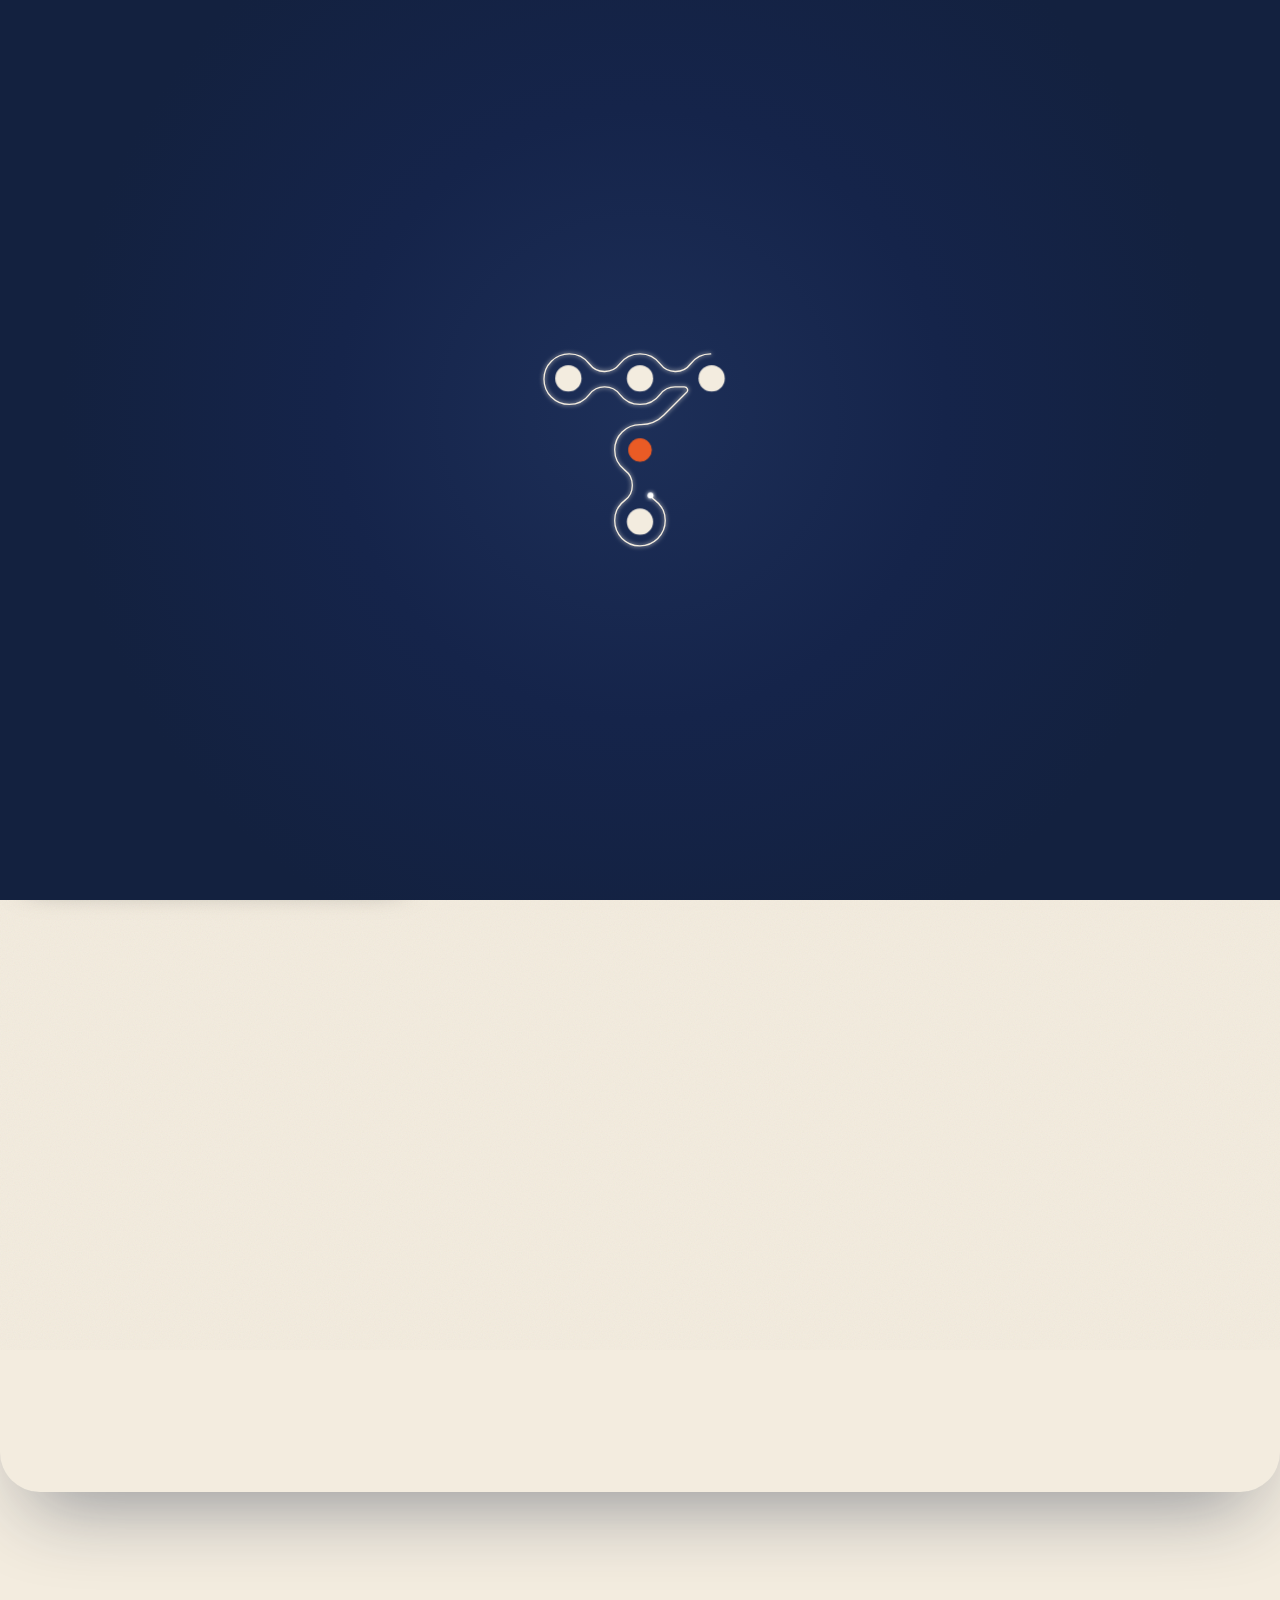
<file: contact.html>
<!doctype html>
<html lang="en">
<head>
<meta charset="utf-8">
<meta name="viewport" content="width=device-width, initial-scale=1">
<title>Show us a workflow — Telic</title>
<meta name="description" content="Tell us about one back-office workflow and we'll show you how Telic would run it.">
<meta name="theme-color" content="#f3ecdf">
<meta property="og:title" content="Show us a workflow — Telic">
<meta property="og:description" content="Tell us about one back-office workflow and we'll show you how Telic would run it.">
<meta property="og:type" content="website">
<link rel="icon" href="assets/favicon.svg" type="image/svg+xml">
<link rel="stylesheet" href="styles.css">
<script>try{var f=localStorage.getItem("telic-font");if(f)document.documentElement.dataset.font=f;if(sessionStorage.getItem("telic-seen")==="1")document.documentElement.classList.add("seen")}catch(e){}</script>
</head>
<body data-page="contact">

<div class="preloader" aria-hidden="true">
  <svg class="pl-mark" viewBox="-40 -40 402 402">
    <defs><filter id="plGlow" x="-60%" y="-60%" width="220%" height="220%"><feGaussianBlur stdDeviation="3.5" result="b"/><feMerge><feMergeNode in="b"/><feMergeNode in="SourceGraphic"/></feMerge></filter></defs>
    <path class="pl-solid" d="M 279.42 0 C 265.57 0 253.27 6.65 245.55 16.93 C 239.69 24.73 230.61 29.46 220.85 29.46 L 219.63 29.46 C 209.83 29.46 200.69 24.73 194.79 16.89 C 187.06 6.63 174.78 0 160.95 0 C 147.12 0 134.84 6.63 127.11 16.89 C 121.21 24.73 112.08 29.46 102.27 29.46 L 101.05 29.46 C 91.29 29.46 82.21 24.73 76.35 16.93 C 68.63 6.65 56.33 0 42.48 0 C 19.11 0 0.3 18.69 0.15 42.06 C 0 65.56 19.01 84.67 42.48 84.67 C 56.31 84.67 68.59 78.04 76.31 67.78 C 82.22 59.94 91.36 55.21 101.17 55.21 L 102.27 55.21 C 112.08 55.21 121.21 59.94 127.11 67.78 C 134.84 78.04 147.12 84.67 160.95 84.67 C 174.78 84.67 187.06 78.04 194.78 67.78 C 200.69 59.94 209.82 55.21 219.63 55.21 L 235.35 55.21 C 237.51 55.21 239.45 56.51 240.28 58.5 L 240.31 58.57 C 241.14 60.56 240.68 62.86 239.15 64.39 L 201.09 102.45 C 190.63 112.9 176.39 118.7 161.6 118.47 C 161.44 118.47 161.27 118.47 161.1 118.47 C 137.76 118.39 118.62 137.45 118.61 160.79 C 118.61 174.64 125.26 186.95 135.55 194.67 C 143.35 200.52 148.07 209.61 148.07 219.36 L 148.07 220.7 C 148.07 230.46 143.35 239.54 135.55 245.4 C 125.27 253.12 118.61 265.41 118.61 279.26 C 118.61 302.63 137.31 321.45 160.67 321.59 C 184.18 321.74 203.28 302.73 203.28 279.26 C 203.28 265.39 196.61 253.08 186.29 245.36 C 178.5 239.52 173.83 230.43 173.83 220.7 L 173.83 219.36 C 173.83 209.63 178.5 200.54 186.29 194.7 C 196.61 186.98 203.28 174.67 203.28 160.8 C 203.28 160.51 203.28 160.21 203.27 159.93 C 202.97 145.21 208.9 131.05 219.31 120.65 L 239.27 100.69 C 249.67 90.29 263.83 84.36 278.54 84.66 C 278.83 84.66 279.12 84.66 279.42 84.66 C 302.89 84.66 321.9 65.56 321.75 42.05 C 321.6 18.69 302.78 0 279.42 0 Z M 160.95 186.39 C 146.81 186.39 135.35 174.93 135.35 160.8 C 135.35 146.66 146.81 135.2 160.95 135.2 C 175.08 135.2 186.54 146.66 186.54 160.8 C 186.54 174.93 175.08 186.39 160.95 186.39 Z M 160.95 186.39"/>
    <path class="pl-outline" pathLength="1" d="M 279.42 0 C 265.57 0 253.27 6.65 245.55 16.93 C 239.69 24.73 230.61 29.46 220.85 29.46 L 219.63 29.46 C 209.83 29.46 200.69 24.73 194.79 16.89 C 187.06 6.63 174.78 0 160.95 0 C 147.12 0 134.84 6.63 127.11 16.89 C 121.21 24.73 112.08 29.46 102.27 29.46 L 101.05 29.46 C 91.29 29.46 82.21 24.73 76.35 16.93 C 68.63 6.65 56.33 0 42.48 0 C 19.11 0 0.3 18.69 0.15 42.06 C 0 65.56 19.01 84.67 42.48 84.67 C 56.31 84.67 68.59 78.04 76.31 67.78 C 82.22 59.94 91.36 55.21 101.17 55.21 L 102.27 55.21 C 112.08 55.21 121.21 59.94 127.11 67.78 C 134.84 78.04 147.12 84.67 160.95 84.67 C 174.78 84.67 187.06 78.04 194.78 67.78 C 200.69 59.94 209.82 55.21 219.63 55.21 L 235.35 55.21 C 237.51 55.21 239.45 56.51 240.28 58.5 L 240.31 58.57 C 241.14 60.56 240.68 62.86 239.15 64.39 L 201.09 102.45 C 190.63 112.9 176.39 118.7 161.6 118.47 C 161.44 118.47 161.27 118.47 161.1 118.47 C 137.76 118.39 118.62 137.45 118.61 160.79 C 118.61 174.64 125.26 186.95 135.55 194.67 C 143.35 200.52 148.07 209.61 148.07 219.36 L 148.07 220.7 C 148.07 230.46 143.35 239.54 135.55 245.4 C 125.27 253.12 118.61 265.41 118.61 279.26 C 118.61 302.63 137.31 321.45 160.67 321.59 C 184.18 321.74 203.28 302.73 203.28 279.26 C 203.28 265.39 196.61 253.08 186.29 245.36 C 178.5 239.52 173.83 230.43 173.83 220.7 L 173.83 219.36 C 173.83 209.63 178.5 200.54 186.29 194.7 C 196.61 186.98 203.28 174.67 203.28 160.8 C 203.28 160.51 203.28 160.21 203.27 159.93 C 202.97 145.21 208.9 131.05 219.31 120.65 L 239.27 100.69 C 249.67 90.29 263.83 84.36 278.54 84.66 C 278.83 84.66 279.12 84.66 279.42 84.66 C 302.89 84.66 321.9 65.56 321.75 42.05 C 321.6 18.69 302.78 0 279.42 0 Z"/>
    <circle class="pl-ring" cx="161" cy="161" r="22"/>
    <circle class="pl-node" cx="41" cy="41" r="22"/><circle class="pl-node" cx="161" cy="41" r="22"/><circle class="pl-node" cx="281" cy="41" r="22"/><circle class="pl-node" cx="161" cy="281" r="22"/><circle class="pl-node ai" cx="161" cy="161" r="19"/>
    <circle class="pl-tip" r="5" cx="-100" cy="-100"/>
  </svg>
</div>

<svg width="0" height="0" style="position:absolute" aria-hidden="true">
  <symbol id="mark" viewBox="0 0 322 322"><path fill="currentColor" d="M 279.42 0 C 265.57 0 253.27 6.65 245.55 16.93 C 239.69 24.73 230.61 29.46 220.85 29.46 L 219.63 29.46 C 209.83 29.46 200.69 24.73 194.79 16.89 C 187.06 6.63 174.78 0 160.95 0 C 147.12 0 134.84 6.63 127.11 16.89 C 121.21 24.73 112.08 29.46 102.27 29.46 L 101.05 29.46 C 91.29 29.46 82.21 24.73 76.35 16.93 C 68.63 6.65 56.33 0 42.48 0 C 19.11 0 0.3 18.69 0.15 42.06 C 0 65.56 19.01 84.67 42.48 84.67 C 56.31 84.67 68.59 78.04 76.31 67.78 C 82.22 59.94 91.36 55.21 101.17 55.21 L 102.27 55.21 C 112.08 55.21 121.21 59.94 127.11 67.78 C 134.84 78.04 147.12 84.67 160.95 84.67 C 174.78 84.67 187.06 78.04 194.78 67.78 C 200.69 59.94 209.82 55.21 219.63 55.21 L 235.35 55.21 C 237.51 55.21 239.45 56.51 240.28 58.5 L 240.31 58.57 C 241.14 60.56 240.68 62.86 239.15 64.39 L 201.09 102.45 C 190.63 112.9 176.39 118.7 161.6 118.47 C 161.44 118.47 161.27 118.47 161.1 118.47 C 137.76 118.39 118.62 137.45 118.61 160.79 C 118.61 174.64 125.26 186.95 135.55 194.67 C 143.35 200.52 148.07 209.61 148.07 219.36 L 148.07 220.7 C 148.07 230.46 143.35 239.54 135.55 245.4 C 125.27 253.12 118.61 265.41 118.61 279.26 C 118.61 302.63 137.31 321.45 160.67 321.59 C 184.18 321.74 203.28 302.73 203.28 279.26 C 203.28 265.39 196.61 253.08 186.29 245.36 C 178.5 239.52 173.83 230.43 173.83 220.7 L 173.83 219.36 C 173.83 209.63 178.5 200.54 186.29 194.7 C 196.61 186.98 203.28 174.67 203.28 160.8 C 203.28 160.51 203.28 160.21 203.27 159.93 C 202.97 145.21 208.9 131.05 219.31 120.65 L 239.27 100.69 C 249.67 90.29 263.83 84.36 278.54 84.66 C 278.83 84.66 279.12 84.66 279.42 84.66 C 302.89 84.66 321.9 65.56 321.75 42.05 C 321.6 18.69 302.78 0 279.42 0 Z M 160.95 186.39 C 146.81 186.39 135.35 174.93 135.35 160.8 C 135.35 146.66 146.81 135.2 160.95 135.2 C 175.08 135.2 186.54 146.66 186.54 160.8 C 186.54 174.93 175.08 186.39 160.95 186.39 Z M 160.95 186.39"/></symbol>
</svg>

<div class="progress" id="progress"></div>

<header class="nav" id="nav">
  <div class="wrap nav__inner">
    <a href="index.html" class="logo" aria-label="Telic home"><svg><use href="#mark"/></svg><span>Telic</span></a>
    <nav class="nav__links" aria-label="Main"><a href="index.html#watch">Live demo</a><a href="product.html">Product</a><a href="use-cases.html">Use cases</a><a href="pricing.html">Pricing</a></nav>
    <div class="nav__cta">
      <a href="contact.html" class="btn btn--primary magnetic">Show us a workflow <span class="arrow">→</span></a>
      <button class="nav__burger" id="burger" aria-label="Open menu" aria-expanded="false"><span></span><span></span></button>
    </div>
  </div>
</header>
<nav class="mobile-menu" id="mobileMenu" aria-label="Mobile"><a href="index.html#watch">Live demo</a><a href="product.html">Product</a><a href="use-cases.html">Use cases</a><a href="pricing.html">Pricing</a><a href="contact.html">Show us a workflow</a></nav>

<main id="top">
<section class="section section--first" id="start">
  <div class="wrap">
    <div class="start reveal">
      <div class="start__left">
        <svg class="start__mark" aria-hidden="true"><use href="#mark"/></svg>
        <h1 class="split">Show us the job <em>nobody wants.</em></h1>
        <p>Tell us about one workflow — what goes in, which screens it touches, roughly how often. We'll come back with how Telic would run it.</p>
        <a class="start__mail" href="mailto:daksh@telic.sh">daksh@telic.sh</a>
      </div>
      <form class="form" id="form" novalidate>
        <div class="field"><label for="fName">Name</label><input id="fName" name="name" autocomplete="name" required></div>
        <div class="field"><label for="fEmail">Work email</label><input id="fEmail" name="email" type="email" autocomplete="email" required></div>
        <div class="field full"><label for="fCo">Company</label><input id="fCo" name="company" autocomplete="organization"></div>
        <div class="field full"><label>You are</label>
          <div class="seg">
            <label><input type="radio" name="who" value="BPO / GCC" checked><span>A BPO or GCC</span></label>
            <label><input type="radio" name="who" value="Operations team"><span>An ops team</span></label>
            <label><input type="radio" name="who" value="Automation partner"><span>An automation partner</span></label>
          </div>
        </div>
        <div class="field full"><label for="fMsg">The job</label><textarea id="fMsg" name="message" placeholder="e.g. ~3,000 emailed invoices a month, keyed into a desktop ERP, approvals above ₹1.5L"></textarea></div>
        <div class="full form__foot"><button class="btn btn--light magnetic" type="submit">Send it over <span class="arrow">→</span></button><span id="formNote">Opens your email app with this filled in.</span></div>
      </form>
    </div>
  </div>
</section>

<!-- ============================== NEXT ============================== -->
<section class="section section--tight" id="next">
  <div class="wrap">
    <div class="split-head reveal">
      <div><span class="eyebrow">What happens next</span><h2 class="split">From one email to <em>one workflow running.</em></h2></div>
    </div>
    <ol class="nextsteps">
      <li class="reveal"><span>01</span><h3>We read it</h3><p>We look at what you sent and come back with questions, or a quick yes, it fits.</p></li>
      <li class="reveal" style="--d:.06s"><span>02</span><h3>You show us the job</h3><p>A short call where someone who does the work today shares their screen.</p></li>
      <li class="reveal" style="--d:.12s"><span>03</span><h3>We show you Telic on it</h3><p>Telic running a similar workflow, so you can judge it on something real.</p></li>
      <li class="reveal" style="--d:.18s"><span>04</span><h3>Pilot</h3><p>Our engineers set it up with your team, on your machines, on real cases.</p></li>
    </ol>
  </div>
</section>

</main>

<footer class="footer dark" id="footer">
  <div class="footer__inner">
    <div class="wrap">
      <div class="f-top">
        <div class="f-cta">
          <span class="eyebrow">Got a job nobody wants?</span><br>
          <a class="f-mail" href="mailto:daksh@telic.sh" data-cursor="Email">daksh<em>@</em>telic.sh</a>
        </div>
        <div class="f-cols">
          <div><h4>See it</h4><ul><li><a href="index.html#watch">Live demo</a></li><li><a href="product.html">How it works</a></li><li><a href="product.html#receipt">Run receipts</a></li></ul></div>
          <div><h4>Decide</h4><ul><li><a href="use-cases.html">Use cases</a></li><li><a href="pricing.html">Pricing</a></li><li><a href="pricing.html#faq">Questions</a></li></ul></div>
          <div><h4>Talk</h4><ul><li><a href="contact.html">Show us a workflow</a></li><li><a href="mailto:daksh@telic.sh">Email us</a></li></ul></div>
        </div>
      </div>
      <div class="f-live"><span><i class="dotlive"></i>India · <b id="fClock">--:--:--</b> IST</span><span>Since you opened this page, a person keying invoices would be on keystroke <b id="fKeys">0</b></span></div>
      <div class="f-giant" aria-hidden="true">
        <svg viewBox="-40 -40 402 402" id="fMark" data-cursor="Run"><path class="fg-outline" d="M 279.42 0 C 265.57 0 253.27 6.65 245.55 16.93 C 239.69 24.73 230.61 29.46 220.85 29.46 L 219.63 29.46 C 209.83 29.46 200.69 24.73 194.79 16.89 C 187.06 6.63 174.78 0 160.95 0 C 147.12 0 134.84 6.63 127.11 16.89 C 121.21 24.73 112.08 29.46 102.27 29.46 L 101.05 29.46 C 91.29 29.46 82.21 24.73 76.35 16.93 C 68.63 6.65 56.33 0 42.48 0 C 19.11 0 0.3 18.69 0.15 42.06 C 0 65.56 19.01 84.67 42.48 84.67 C 56.31 84.67 68.59 78.04 76.31 67.78 C 82.22 59.94 91.36 55.21 101.17 55.21 L 102.27 55.21 C 112.08 55.21 121.21 59.94 127.11 67.78 C 134.84 78.04 147.12 84.67 160.95 84.67 C 174.78 84.67 187.06 78.04 194.78 67.78 C 200.69 59.94 209.82 55.21 219.63 55.21 L 235.35 55.21 C 237.51 55.21 239.45 56.51 240.28 58.5 L 240.31 58.57 C 241.14 60.56 240.68 62.86 239.15 64.39 L 201.09 102.45 C 190.63 112.9 176.39 118.7 161.6 118.47 C 161.44 118.47 161.27 118.47 161.1 118.47 C 137.76 118.39 118.62 137.45 118.61 160.79 C 118.61 174.64 125.26 186.95 135.55 194.67 C 143.35 200.52 148.07 209.61 148.07 219.36 L 148.07 220.7 C 148.07 230.46 143.35 239.54 135.55 245.4 C 125.27 253.12 118.61 265.41 118.61 279.26 C 118.61 302.63 137.31 321.45 160.67 321.59 C 184.18 321.74 203.28 302.73 203.28 279.26 C 203.28 265.39 196.61 253.08 186.29 245.36 C 178.5 239.52 173.83 230.43 173.83 220.7 L 173.83 219.36 C 173.83 209.63 178.5 200.54 186.29 194.7 C 196.61 186.98 203.28 174.67 203.28 160.8 C 203.28 160.51 203.28 160.21 203.27 159.93 C 202.97 145.21 208.9 131.05 219.31 120.65 L 239.27 100.69 C 249.67 90.29 263.83 84.36 278.54 84.66 C 278.83 84.66 279.12 84.66 279.42 84.66 C 302.89 84.66 321.9 65.56 321.75 42.05 C 321.6 18.69 302.78 0 279.42 0 Z"/><circle class="fg-node" cx="41" cy="41" r="25"/><circle class="fg-node" cx="161" cy="41" r="25"/><circle class="fg-node" cx="281" cy="41" r="25"/><circle class="fg-node" cx="161" cy="161" r="22"/><circle class="fg-node" cx="161" cy="281" r="25"/></svg>
        <div class="f-word pre" id="fWord"><span>T</span><span>e</span><span>l</span><span>i</span><span>c</span></div>
      </div>
      <div class="f-bottom"><span>© <span id="yr">2026</span> Telic · telic.sh</span><span>An AI operator for the back office</span><button class="totop" id="toTop" type="button">Back to top ↑</button></div>
    </div>
  </div>
</footer>

<div class="fontpick" id="fontpick" role="group" aria-label="Preview headline font">
  <span>Headline font</span>
  <button data-font="a">Instrument Serif</button><button data-font="b">Fraunces</button><button data-font="c">Bricolage</button>
</div>


<script src="main.js"></script>
</body>
</html>
</file>
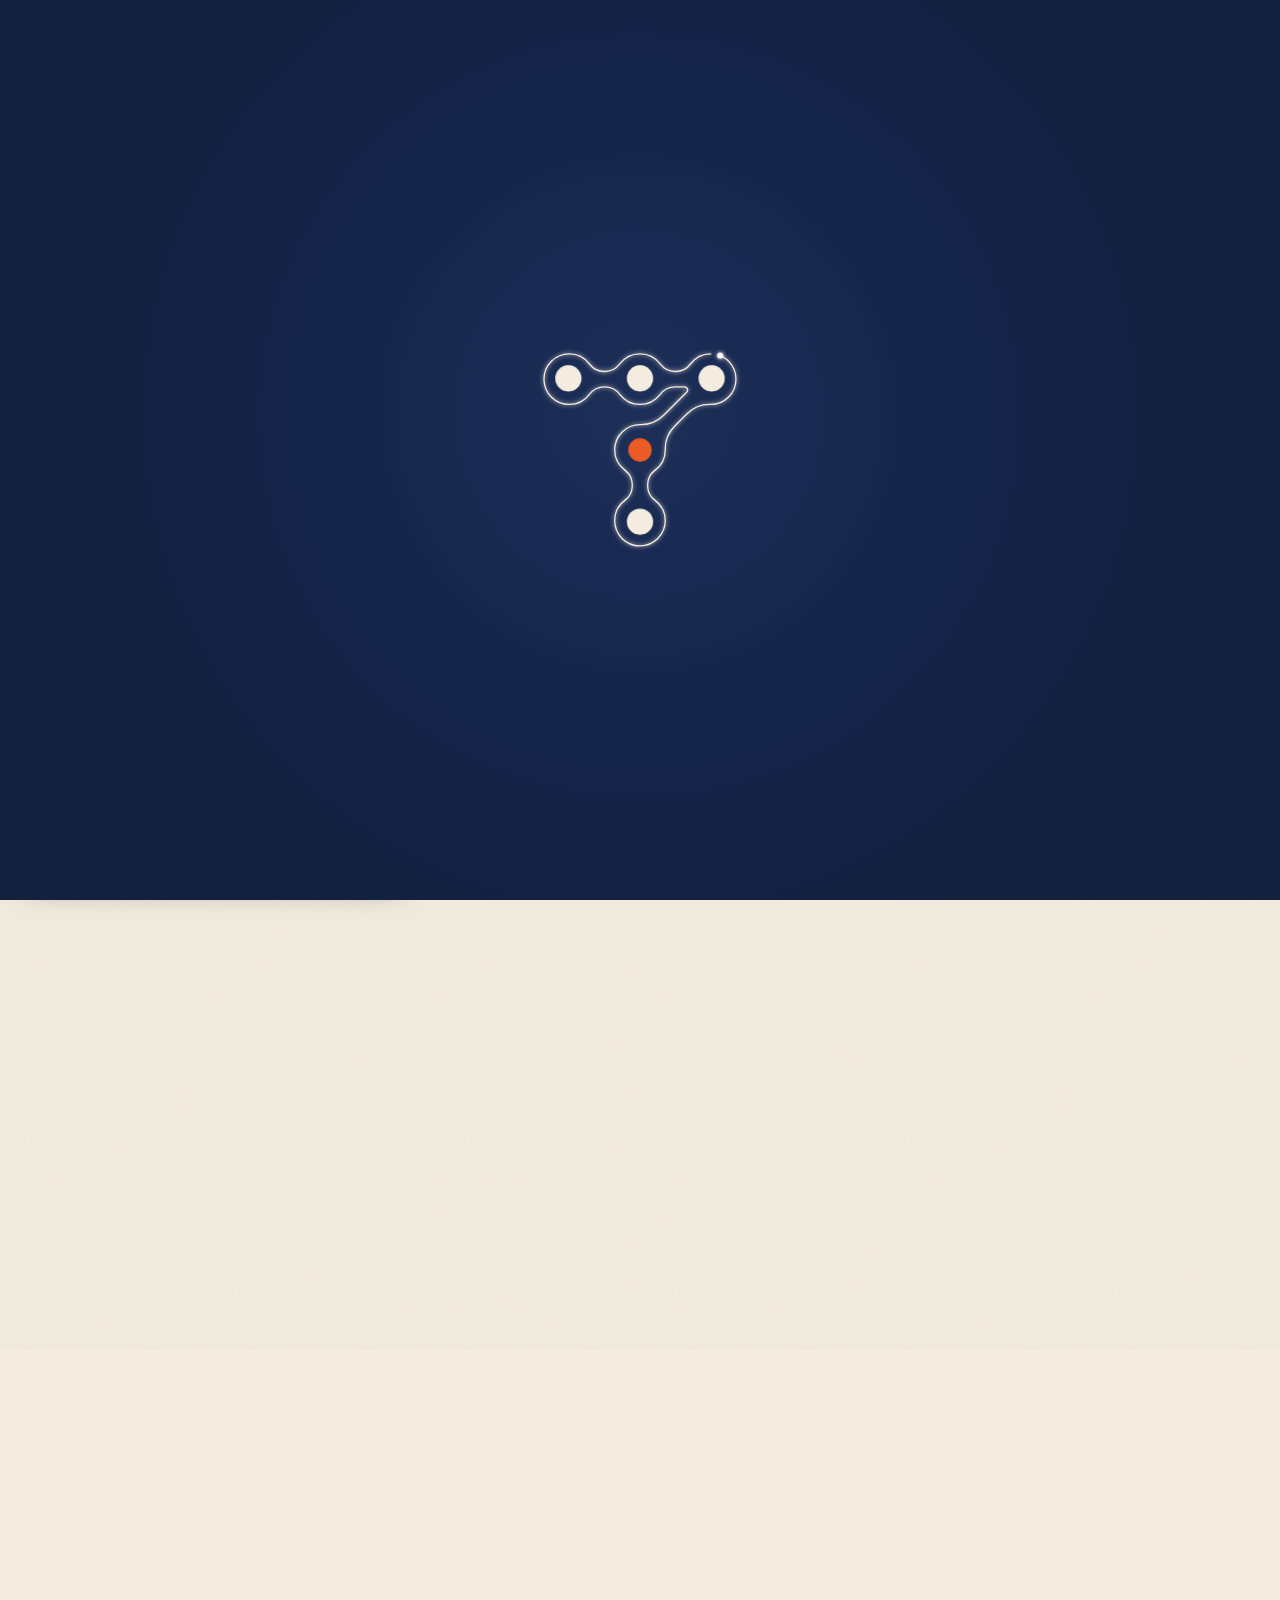
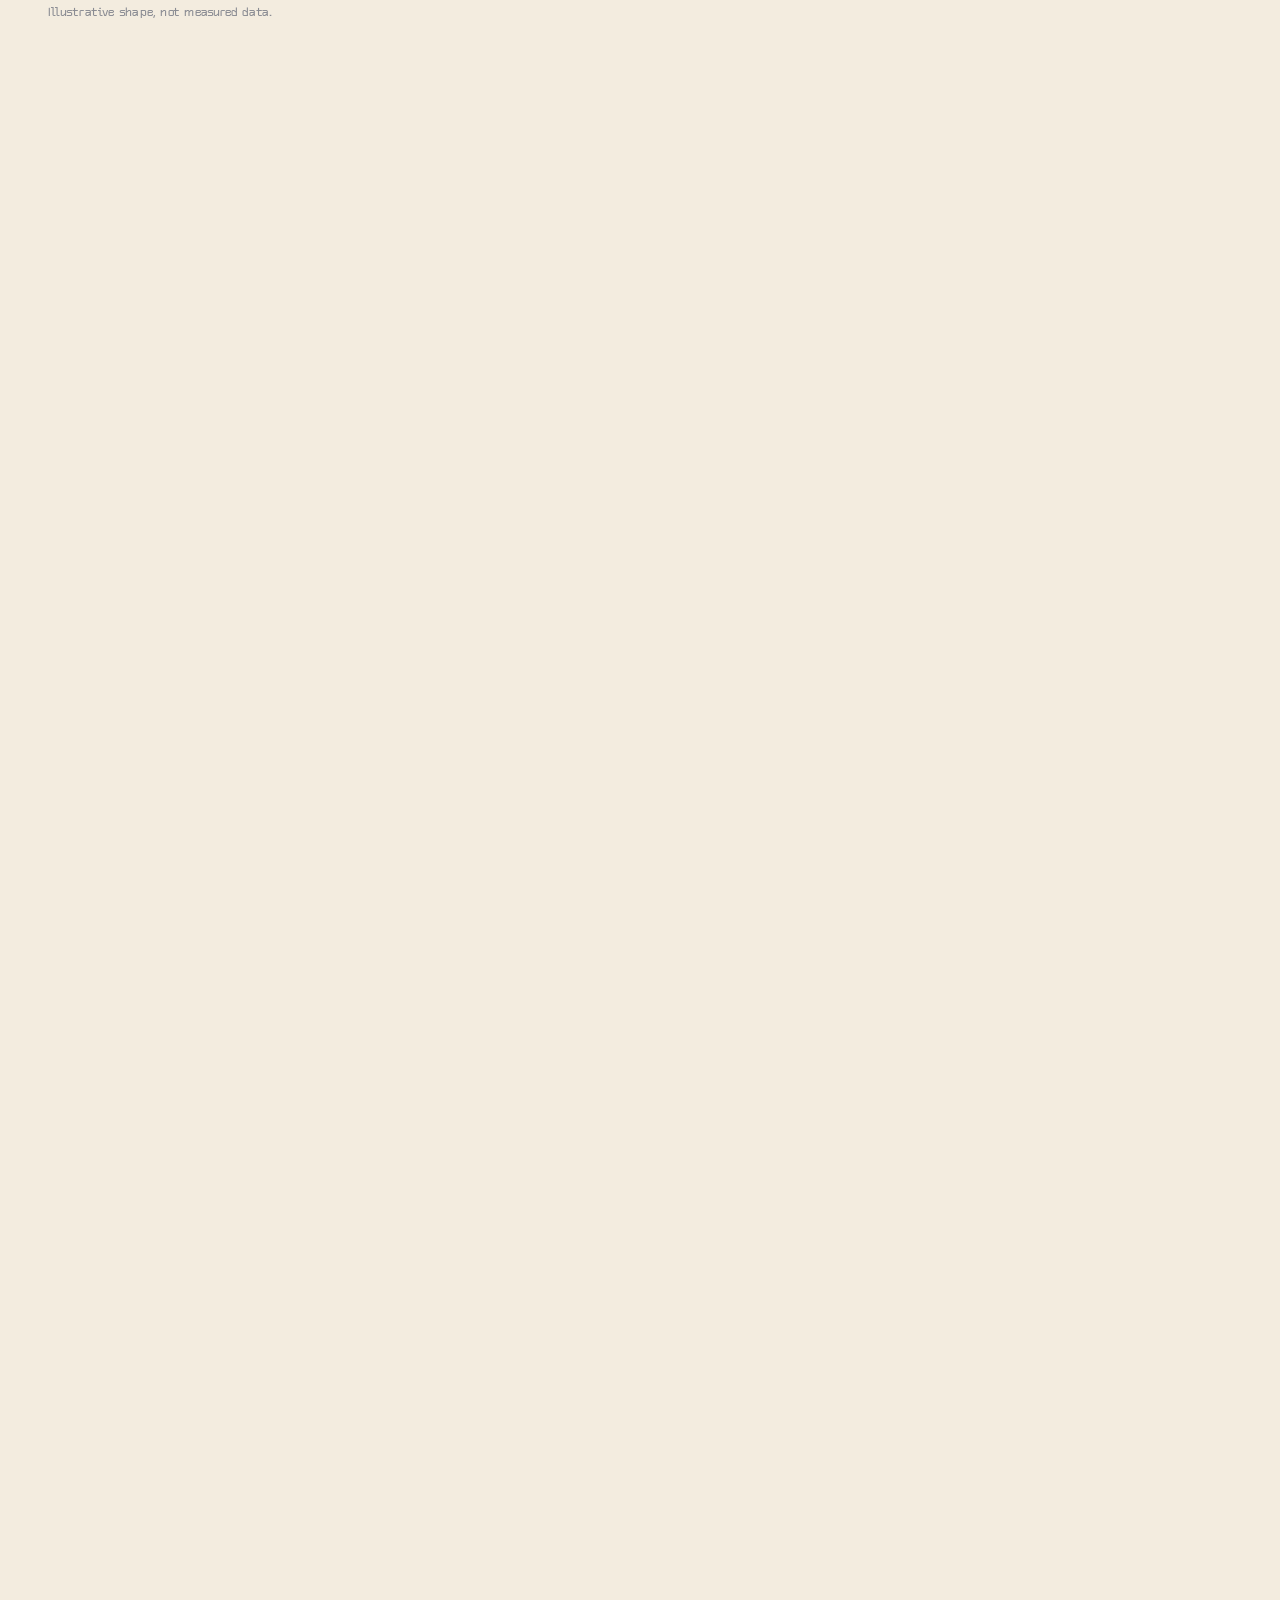
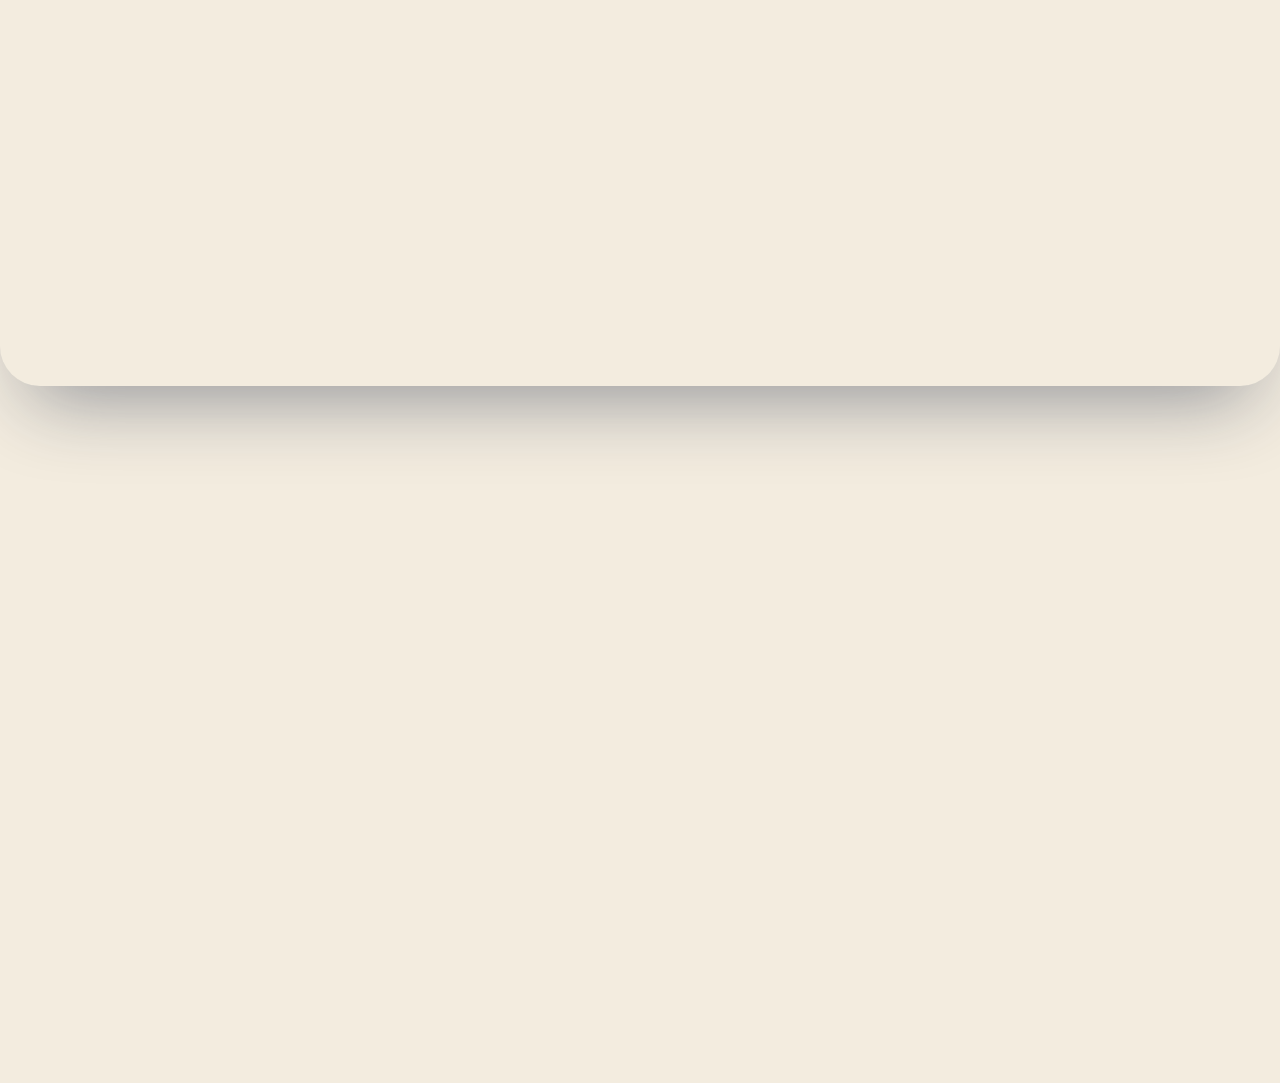
<file: pricing.html>
<!doctype html>
<html lang="en">
<head>
<meta charset="utf-8">
<meta name="viewport" content="width=device-width, initial-scale=1">
<title>Pricing — Telic</title>
<meta name="description" content="Try Telic free, pilot one workflow with our engineers, then pay a monthly base plus usage. No per-seat licences.">
<meta name="theme-color" content="#f3ecdf">
<meta property="og:title" content="Pricing — Telic">
<meta property="og:description" content="Try Telic free, pilot one workflow with our engineers, then pay a monthly base plus usage. No per-seat licences.">
<meta property="og:type" content="website">
<link rel="icon" href="assets/favicon.svg" type="image/svg+xml">
<link rel="stylesheet" href="styles.css">
<script>try{var f=localStorage.getItem("telic-font");if(f)document.documentElement.dataset.font=f;if(sessionStorage.getItem("telic-seen")==="1")document.documentElement.classList.add("seen")}catch(e){}</script>
</head>
<body data-page="pricing">

<div class="preloader" aria-hidden="true">
  <svg class="pl-mark" viewBox="-40 -40 402 402">
    <defs><filter id="plGlow" x="-60%" y="-60%" width="220%" height="220%"><feGaussianBlur stdDeviation="3.5" result="b"/><feMerge><feMergeNode in="b"/><feMergeNode in="SourceGraphic"/></feMerge></filter></defs>
    <path class="pl-solid" d="M 279.42 0 C 265.57 0 253.27 6.65 245.55 16.93 C 239.69 24.73 230.61 29.46 220.85 29.46 L 219.63 29.46 C 209.83 29.46 200.69 24.73 194.79 16.89 C 187.06 6.63 174.78 0 160.95 0 C 147.12 0 134.84 6.63 127.11 16.89 C 121.21 24.73 112.08 29.46 102.27 29.46 L 101.05 29.46 C 91.29 29.46 82.21 24.73 76.35 16.93 C 68.63 6.65 56.33 0 42.48 0 C 19.11 0 0.3 18.69 0.15 42.06 C 0 65.56 19.01 84.67 42.48 84.67 C 56.31 84.67 68.59 78.04 76.31 67.78 C 82.22 59.94 91.36 55.21 101.17 55.21 L 102.27 55.21 C 112.08 55.21 121.21 59.94 127.11 67.78 C 134.84 78.04 147.12 84.67 160.95 84.67 C 174.78 84.67 187.06 78.04 194.78 67.78 C 200.69 59.94 209.82 55.21 219.63 55.21 L 235.35 55.21 C 237.51 55.21 239.45 56.51 240.28 58.5 L 240.31 58.57 C 241.14 60.56 240.68 62.86 239.15 64.39 L 201.09 102.45 C 190.63 112.9 176.39 118.7 161.6 118.47 C 161.44 118.47 161.27 118.47 161.1 118.47 C 137.76 118.39 118.62 137.45 118.61 160.79 C 118.61 174.64 125.26 186.95 135.55 194.67 C 143.35 200.52 148.07 209.61 148.07 219.36 L 148.07 220.7 C 148.07 230.46 143.35 239.54 135.55 245.4 C 125.27 253.12 118.61 265.41 118.61 279.26 C 118.61 302.63 137.31 321.45 160.67 321.59 C 184.18 321.74 203.28 302.73 203.28 279.26 C 203.28 265.39 196.61 253.08 186.29 245.36 C 178.5 239.52 173.83 230.43 173.83 220.7 L 173.83 219.36 C 173.83 209.63 178.5 200.54 186.29 194.7 C 196.61 186.98 203.28 174.67 203.28 160.8 C 203.28 160.51 203.28 160.21 203.27 159.93 C 202.97 145.21 208.9 131.05 219.31 120.65 L 239.27 100.69 C 249.67 90.29 263.83 84.36 278.54 84.66 C 278.83 84.66 279.12 84.66 279.42 84.66 C 302.89 84.66 321.9 65.56 321.75 42.05 C 321.6 18.69 302.78 0 279.42 0 Z M 160.95 186.39 C 146.81 186.39 135.35 174.93 135.35 160.8 C 135.35 146.66 146.81 135.2 160.95 135.2 C 175.08 135.2 186.54 146.66 186.54 160.8 C 186.54 174.93 175.08 186.39 160.95 186.39 Z M 160.95 186.39"/>
    <path class="pl-outline" pathLength="1" d="M 279.42 0 C 265.57 0 253.27 6.65 245.55 16.93 C 239.69 24.73 230.61 29.46 220.85 29.46 L 219.63 29.46 C 209.83 29.46 200.69 24.73 194.79 16.89 C 187.06 6.63 174.78 0 160.95 0 C 147.12 0 134.84 6.63 127.11 16.89 C 121.21 24.73 112.08 29.46 102.27 29.46 L 101.05 29.46 C 91.29 29.46 82.21 24.73 76.35 16.93 C 68.63 6.65 56.33 0 42.48 0 C 19.11 0 0.3 18.69 0.15 42.06 C 0 65.56 19.01 84.67 42.48 84.67 C 56.31 84.67 68.59 78.04 76.31 67.78 C 82.22 59.94 91.36 55.21 101.17 55.21 L 102.27 55.21 C 112.08 55.21 121.21 59.94 127.11 67.78 C 134.84 78.04 147.12 84.67 160.95 84.67 C 174.78 84.67 187.06 78.04 194.78 67.78 C 200.69 59.94 209.82 55.21 219.63 55.21 L 235.35 55.21 C 237.51 55.21 239.45 56.51 240.28 58.5 L 240.31 58.57 C 241.14 60.56 240.68 62.86 239.15 64.39 L 201.09 102.45 C 190.63 112.9 176.39 118.7 161.6 118.47 C 161.44 118.47 161.27 118.47 161.1 118.47 C 137.76 118.39 118.62 137.45 118.61 160.79 C 118.61 174.64 125.26 186.95 135.55 194.67 C 143.35 200.52 148.07 209.61 148.07 219.36 L 148.07 220.7 C 148.07 230.46 143.35 239.54 135.55 245.4 C 125.27 253.12 118.61 265.41 118.61 279.26 C 118.61 302.63 137.31 321.45 160.67 321.59 C 184.18 321.74 203.28 302.73 203.28 279.26 C 203.28 265.39 196.61 253.08 186.29 245.36 C 178.5 239.52 173.83 230.43 173.83 220.7 L 173.83 219.36 C 173.83 209.63 178.5 200.54 186.29 194.7 C 196.61 186.98 203.28 174.67 203.28 160.8 C 203.28 160.51 203.28 160.21 203.27 159.93 C 202.97 145.21 208.9 131.05 219.31 120.65 L 239.27 100.69 C 249.67 90.29 263.83 84.36 278.54 84.66 C 278.83 84.66 279.12 84.66 279.42 84.66 C 302.89 84.66 321.9 65.56 321.75 42.05 C 321.6 18.69 302.78 0 279.42 0 Z"/>
    <circle class="pl-ring" cx="161" cy="161" r="22"/>
    <circle class="pl-node" cx="41" cy="41" r="22"/><circle class="pl-node" cx="161" cy="41" r="22"/><circle class="pl-node" cx="281" cy="41" r="22"/><circle class="pl-node" cx="161" cy="281" r="22"/><circle class="pl-node ai" cx="161" cy="161" r="19"/>
    <circle class="pl-tip" r="5" cx="-100" cy="-100"/>
  </svg>
</div>

<svg width="0" height="0" style="position:absolute" aria-hidden="true">
  <symbol id="mark" viewBox="0 0 322 322"><path fill="currentColor" d="M 279.42 0 C 265.57 0 253.27 6.65 245.55 16.93 C 239.69 24.73 230.61 29.46 220.85 29.46 L 219.63 29.46 C 209.83 29.46 200.69 24.73 194.79 16.89 C 187.06 6.63 174.78 0 160.95 0 C 147.12 0 134.84 6.63 127.11 16.89 C 121.21 24.73 112.08 29.46 102.27 29.46 L 101.05 29.46 C 91.29 29.46 82.21 24.73 76.35 16.93 C 68.63 6.65 56.33 0 42.48 0 C 19.11 0 0.3 18.69 0.15 42.06 C 0 65.56 19.01 84.67 42.48 84.67 C 56.31 84.67 68.59 78.04 76.31 67.78 C 82.22 59.94 91.36 55.21 101.17 55.21 L 102.27 55.21 C 112.08 55.21 121.21 59.94 127.11 67.78 C 134.84 78.04 147.12 84.67 160.95 84.67 C 174.78 84.67 187.06 78.04 194.78 67.78 C 200.69 59.94 209.82 55.21 219.63 55.21 L 235.35 55.21 C 237.51 55.21 239.45 56.51 240.28 58.5 L 240.31 58.57 C 241.14 60.56 240.68 62.86 239.15 64.39 L 201.09 102.45 C 190.63 112.9 176.39 118.7 161.6 118.47 C 161.44 118.47 161.27 118.47 161.1 118.47 C 137.76 118.39 118.62 137.45 118.61 160.79 C 118.61 174.64 125.26 186.95 135.55 194.67 C 143.35 200.52 148.07 209.61 148.07 219.36 L 148.07 220.7 C 148.07 230.46 143.35 239.54 135.55 245.4 C 125.27 253.12 118.61 265.41 118.61 279.26 C 118.61 302.63 137.31 321.45 160.67 321.59 C 184.18 321.74 203.28 302.73 203.28 279.26 C 203.28 265.39 196.61 253.08 186.29 245.36 C 178.5 239.52 173.83 230.43 173.83 220.7 L 173.83 219.36 C 173.83 209.63 178.5 200.54 186.29 194.7 C 196.61 186.98 203.28 174.67 203.28 160.8 C 203.28 160.51 203.28 160.21 203.27 159.93 C 202.97 145.21 208.9 131.05 219.31 120.65 L 239.27 100.69 C 249.67 90.29 263.83 84.36 278.54 84.66 C 278.83 84.66 279.12 84.66 279.42 84.66 C 302.89 84.66 321.9 65.56 321.75 42.05 C 321.6 18.69 302.78 0 279.42 0 Z M 160.95 186.39 C 146.81 186.39 135.35 174.93 135.35 160.8 C 135.35 146.66 146.81 135.2 160.95 135.2 C 175.08 135.2 186.54 146.66 186.54 160.8 C 186.54 174.93 175.08 186.39 160.95 186.39 Z M 160.95 186.39"/></symbol>
</svg>

<div class="progress" id="progress"></div>

<header class="nav" id="nav">
  <div class="wrap nav__inner">
    <a href="index.html" class="logo" aria-label="Telic home"><svg><use href="#mark"/></svg><span>Telic</span></a>
    <nav class="nav__links" aria-label="Main"><a href="index.html#watch">Live demo</a><a href="product.html">Product</a><a href="use-cases.html">Use cases</a><a href="pricing.html" class="active" aria-current="page">Pricing</a></nav>
    <div class="nav__cta">
      <a href="contact.html" class="btn btn--primary magnetic">Show us a workflow <span class="arrow">→</span></a>
      <button class="nav__burger" id="burger" aria-label="Open menu" aria-expanded="false"><span></span><span></span></button>
    </div>
  </div>
</header>
<nav class="mobile-menu" id="mobileMenu" aria-label="Mobile"><a href="index.html#watch">Live demo</a><a href="product.html">Product</a><a href="use-cases.html">Use cases</a><a href="pricing.html">Pricing</a><a href="contact.html">Show us a workflow</a></nav>

<main id="top">

<!-- ============================== PAGE HERO ============================== -->
<section class="page-hero">
  <svg class="page-hero__mark" aria-hidden="true" data-speed="-0.12"><use href="#mark"/></svg>
  <div class="wrap">
    <div class="crumbs"><span>Telic</span><span>/</span><span>Pricing</span></div>
    <h1 class="split">Pay for the work. <em>Not the seats.</em></h1>
    <div class="page-hero__row">
      <p class="lead">No per-user licences and no year-long platform rollout. You start small, prove it on one workflow, and pay as the work runs — work that gets cheaper the more it repeats.</p>
      <div class="chips"><span>Free to try</span><span>One-time setup</span><span>Monthly + usage</span></div>
    </div>
  </div>
</section>

<!-- ============================== STAGES ============================== -->
<section class="section section--tight" id="stages">
  <div class="wrap">
    <div class="stages">
      <article class="stage reveal">
        <span class="stage__n">01</span>
        <h3>Try</h3>
        <div class="stage__price">Free</div>
        <p>Install the Telic agent and watch it run sample workflows on your own machine.</p>
        <ul><li>The Telic agent for Windows</li><li>Sample workflows to run</li><li>Live view of every run</li></ul>
      </article>
      <article class="stage reveal" style="--d:.08s">
        <span class="stage__n">02</span>
        <h3>Pilot</h3>
        <div class="stage__price">One-time setup</div>
        <p>Our engineers sit with your team, map one real workflow and get it running on your machines.</p>
        <ul><li>Workflow mapping with your team</li><li>Setup on your environment</li><li>Proven on real cases</li></ul>
      </article>
      <article class="stage stage--ink reveal" style="--d:.16s">
        <span class="stage__n">03</span>
        <h3>Run</h3>
        <div class="stage__price">Monthly + usage</div>
        <p>A monthly base for upkeep, plus usage for the work done. Add workflows when you're ready.</p>
        <ul><li>Ongoing upkeep and fixes</li><li>Run receipts for every case</li><li>Cheaper as steps are remembered</li></ul>
      </article>
    </div>
  </div>
</section>

<!-- ============================== WHY IT GETS CHEAPER ============================== -->
<section class="section section--tight" id="cheaper">
  <div class="wrap">
    <div class="bars-card reveal" id="barsCard">
      <div class="bars-card__copy">
        <span class="eyebrow">Why the bill goes down</span>
        <h2 class="split">Most of the job stops <em>needing AI.</em></h2>
        <p class="lead">AI is the expensive part of every run. Each week, more of the routine is replayed from memory and less of it is thought through from scratch.</p>
        <div class="legend"><span><i class="l-ai"></i>Steps that need AI</span><span><i class="l-ink2"></i>Replayed from memory</span></div>
      </div>
      <div class="bars" id="bars" aria-label="Illustrative: share of steps needing AI falls week by week"></div>
    </div>
    <p class="footnote">Illustrative shape, not measured data.</p>
  </div>
</section>
<!-- ============================== THE MATH ============================== -->
<section class="section section--tight" id="math">
  <div class="wrap">
    <div class="calc reveal">
      <div class="calc__left">
        <span class="eyebrow">Do the math</span>
        <h2 class="split">How many hours go into <em>copy and paste?</em></h2>
        <p class="lead">Two numbers about one workflow. That's all we need.</p>
        <div class="slider">
          <label for="cCases">Cases a month <output id="oCases">3,000</output></label>
          <input type="range" id="cCases" min="500" max="50000" step="500" value="3000">
        </div>
        <div class="slider">
          <label for="cMins">Minutes of keying per case <output id="oMins">6</output></label>
          <input type="range" id="cMins" min="1" max="30" step="1" value="6">
        </div>
      </div>
      <div class="calc__right">
        <div class="calc__big"><span id="cHours">300</span><small>hours a month</small></div>
        <div class="calc__people" id="cPeople" aria-hidden="true"></div>
        <p class="calc__line">That's roughly <b id="cFte">1.7</b> full-time people doing nothing but moving data between screens.</p>
        <p class="calc__sub">Telic takes the moving. Your people keep the judgment calls, the exceptions and the clients.</p>
      </div>
    </div>
  </div>
</section>
<!-- ============================== FAQ ============================== -->
<section class="section section--tight" id="faq">
  <div class="wrap faq-wrap">
    <div class="reveal">
      <span class="eyebrow">Fair questions</span>
      <h2 class="split">Things people <em>ask us</em> first.</h2>
    </div>
    <div class="faq reveal">
      <details open><summary>Isn't this just RPA with AI sprinkled on top?</summary><p>No. RPA follows a script someone wrote in advance and stops when anything on screen changes. Telic is given the goal and the rules, works out the steps itself, and keeps the ones that work. When something changes, it re-learns that one step instead of breaking.</p></details>
      <details><summary>Why not just point an AI agent at the screen?</summary><p>Fine for a one-off. At thousands of cases a month, paying an AI to rethink every click is slow, expensive, and the results drift from run to run. Telic spends AI where it earns its keep and uses memory everywhere else.</p></details>
      <details><summary>Do our systems need APIs?</summary><p>No. Telic works the screens the way your team does. If an API exists for part of the job, it can use that too.</p></details>
      <details><summary>Where does our data go?</summary><p>Telic runs on your own machines, where the work already happens. For sensitive work, the cloud side can run in your private cloud or on-prem.</p></details>
      <details><summary>What happens when it isn't sure?</summary><p>It stops safely and asks. Anyone can watch a run live, take the mouse, fix the case and hand it back. Telic checks the result before it carries on.</p></details>
      <details><summary>How do we get started?</summary><p>Pick one high-volume workflow. Our engineers set Telic up with your team, on your machines, and prove it on real cases before anything else gets automated.</p></details>
      <details><summary>How is it priced?</summary><p>You can try it free on sample workflows. For real work there's a one-time setup, then a monthly fee plus usage — and because remembered steps cost almost nothing to replay, the work gets cheaper as it runs.</p></details>
    </div>
  </div>
</section>
<section class="section section--tight">
  <div class="wrap">
    <a class="ctaband reveal" href="contact.html">
      <svg aria-hidden="true"><use href="#mark"/></svg>
      <span class="ctaband__t">Show us the job <em>nobody wants.</em></span>
      <span class="btn btn--light">Start here <span class="arrow">→</span></span>
    </a>
  </div>
</section>
</main>

<footer class="footer dark" id="footer">
  <div class="footer__inner">
    <div class="wrap">
      <div class="f-top">
        <div class="f-cta">
          <span class="eyebrow">Got a job nobody wants?</span><br>
          <a class="f-mail" href="mailto:daksh@telic.sh" data-cursor="Email">daksh<em>@</em>telic.sh</a>
        </div>
        <div class="f-cols">
          <div><h4>See it</h4><ul><li><a href="index.html#watch">Live demo</a></li><li><a href="product.html">How it works</a></li><li><a href="product.html#receipt">Run receipts</a></li></ul></div>
          <div><h4>Decide</h4><ul><li><a href="use-cases.html">Use cases</a></li><li><a href="pricing.html">Pricing</a></li><li><a href="pricing.html#faq">Questions</a></li></ul></div>
          <div><h4>Talk</h4><ul><li><a href="contact.html">Show us a workflow</a></li><li><a href="mailto:daksh@telic.sh">Email us</a></li></ul></div>
        </div>
      </div>
      <div class="f-live"><span><i class="dotlive"></i>India · <b id="fClock">--:--:--</b> IST</span><span>Since you opened this page, a person keying invoices would be on keystroke <b id="fKeys">0</b></span></div>
      <div class="f-giant" aria-hidden="true">
        <svg viewBox="-40 -40 402 402" id="fMark" data-cursor="Run"><path class="fg-outline" d="M 279.42 0 C 265.57 0 253.27 6.65 245.55 16.93 C 239.69 24.73 230.61 29.46 220.85 29.46 L 219.63 29.46 C 209.83 29.46 200.69 24.73 194.79 16.89 C 187.06 6.63 174.78 0 160.95 0 C 147.12 0 134.84 6.63 127.11 16.89 C 121.21 24.73 112.08 29.46 102.27 29.46 L 101.05 29.46 C 91.29 29.46 82.21 24.73 76.35 16.93 C 68.63 6.65 56.33 0 42.48 0 C 19.11 0 0.3 18.69 0.15 42.06 C 0 65.56 19.01 84.67 42.48 84.67 C 56.31 84.67 68.59 78.04 76.31 67.78 C 82.22 59.94 91.36 55.21 101.17 55.21 L 102.27 55.21 C 112.08 55.21 121.21 59.94 127.11 67.78 C 134.84 78.04 147.12 84.67 160.95 84.67 C 174.78 84.67 187.06 78.04 194.78 67.78 C 200.69 59.94 209.82 55.21 219.63 55.21 L 235.35 55.21 C 237.51 55.21 239.45 56.51 240.28 58.5 L 240.31 58.57 C 241.14 60.56 240.68 62.86 239.15 64.39 L 201.09 102.45 C 190.63 112.9 176.39 118.7 161.6 118.47 C 161.44 118.47 161.27 118.47 161.1 118.47 C 137.76 118.39 118.62 137.45 118.61 160.79 C 118.61 174.64 125.26 186.95 135.55 194.67 C 143.35 200.52 148.07 209.61 148.07 219.36 L 148.07 220.7 C 148.07 230.46 143.35 239.54 135.55 245.4 C 125.27 253.12 118.61 265.41 118.61 279.26 C 118.61 302.63 137.31 321.45 160.67 321.59 C 184.18 321.74 203.28 302.73 203.28 279.26 C 203.28 265.39 196.61 253.08 186.29 245.36 C 178.5 239.52 173.83 230.43 173.83 220.7 L 173.83 219.36 C 173.83 209.63 178.5 200.54 186.29 194.7 C 196.61 186.98 203.28 174.67 203.28 160.8 C 203.28 160.51 203.28 160.21 203.27 159.93 C 202.97 145.21 208.9 131.05 219.31 120.65 L 239.27 100.69 C 249.67 90.29 263.83 84.36 278.54 84.66 C 278.83 84.66 279.12 84.66 279.42 84.66 C 302.89 84.66 321.9 65.56 321.75 42.05 C 321.6 18.69 302.78 0 279.42 0 Z"/><circle class="fg-node" cx="41" cy="41" r="25"/><circle class="fg-node" cx="161" cy="41" r="25"/><circle class="fg-node" cx="281" cy="41" r="25"/><circle class="fg-node" cx="161" cy="161" r="22"/><circle class="fg-node" cx="161" cy="281" r="25"/></svg>
        <div class="f-word pre" id="fWord"><span>T</span><span>e</span><span>l</span><span>i</span><span>c</span></div>
      </div>
      <div class="f-bottom"><span>© <span id="yr">2026</span> Telic · telic.sh</span><span>An AI operator for the back office</span><button class="totop" id="toTop" type="button">Back to top ↑</button></div>
    </div>
  </div>
</footer>

<div class="fontpick" id="fontpick" role="group" aria-label="Preview headline font">
  <span>Headline font</span>
  <button data-font="a">Instrument Serif</button><button data-font="b">Fraunces</button><button data-font="c">Bricolage</button>
</div>


<script src="main.js"></script>
</body>
</html>
</file>
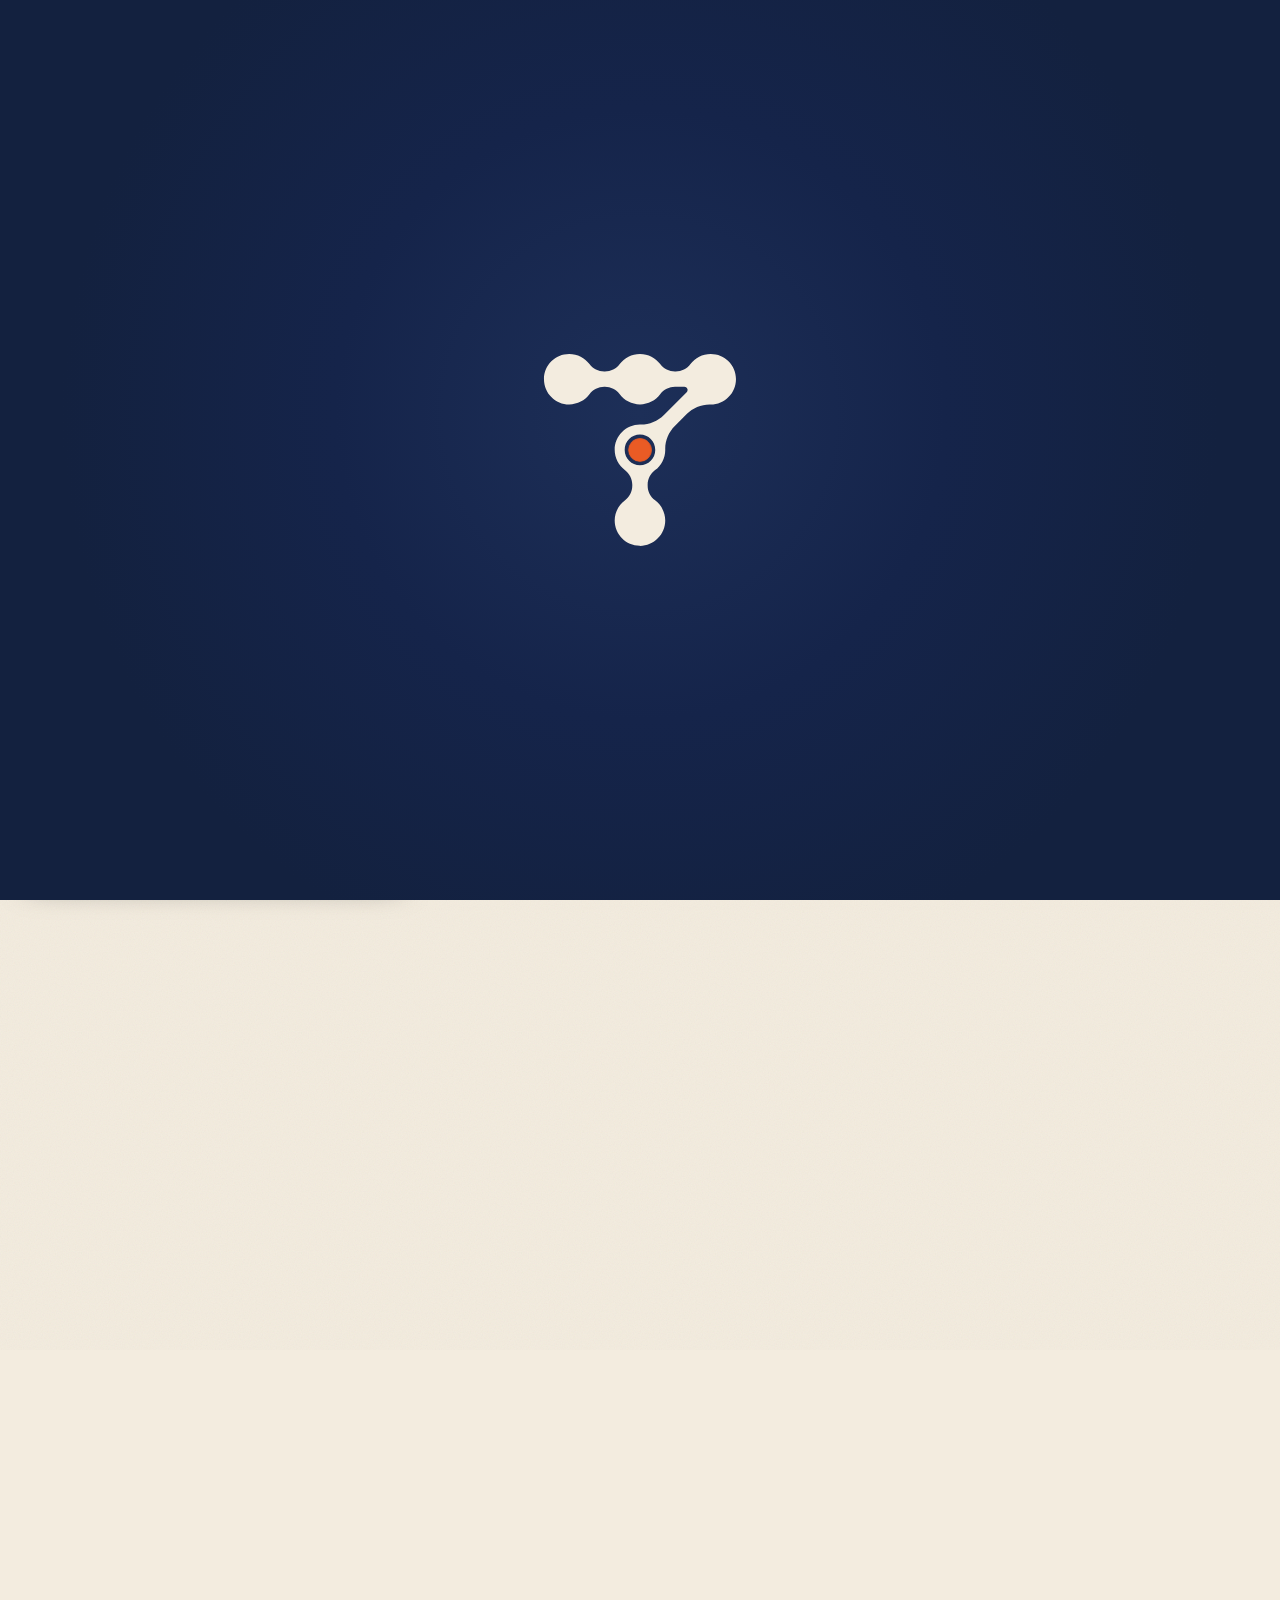
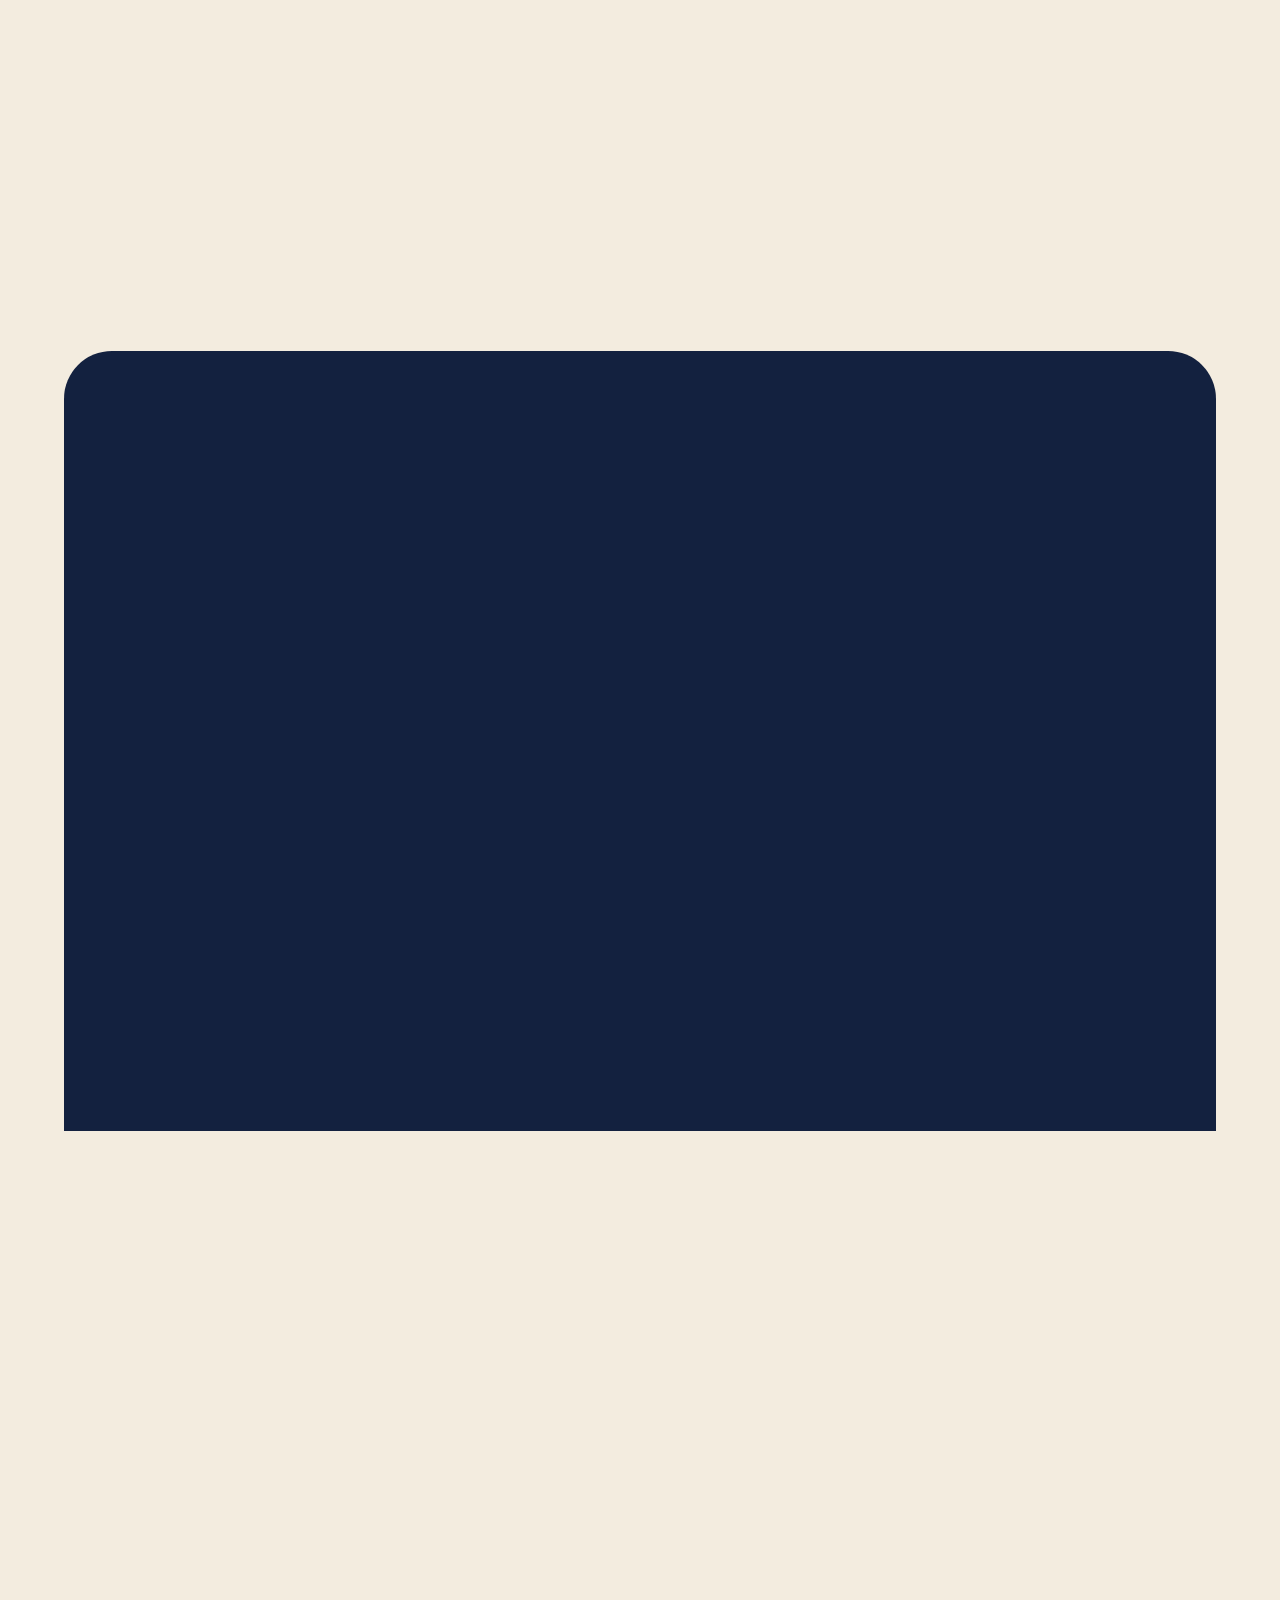
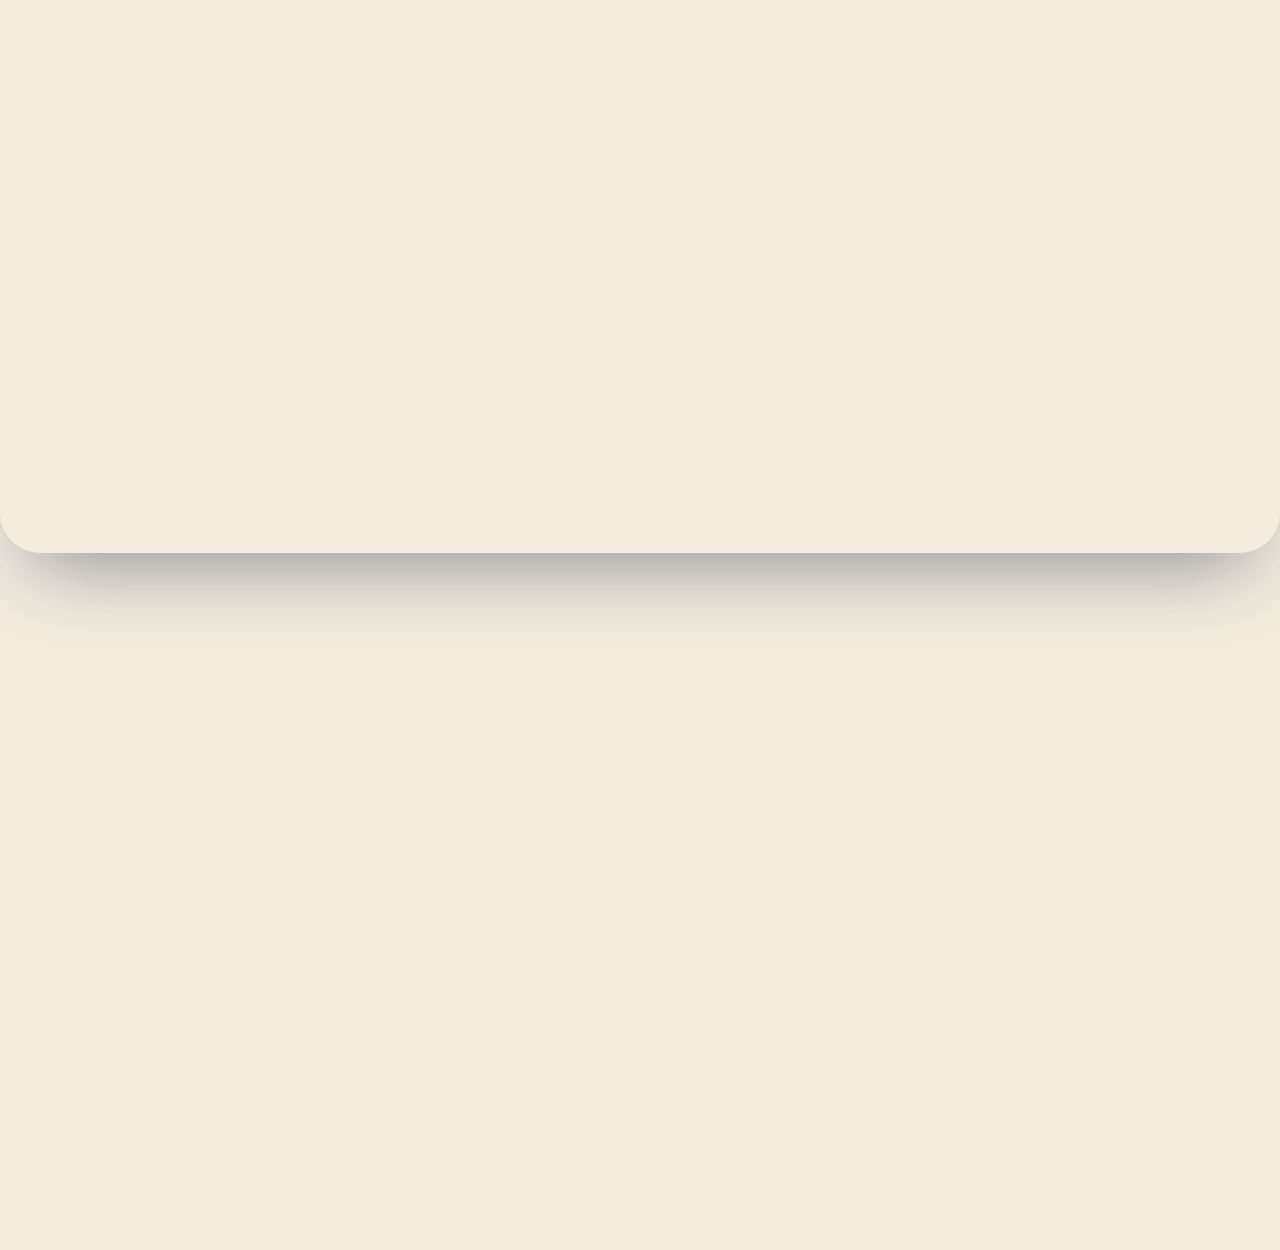
<file: product.html>
<!doctype html>
<html lang="en">
<head>
<meta charset="utf-8">
<meta name="viewport" content="width=device-width, initial-scale=1">
<title>How Telic works — Telic</title>
<meta name="description" content="Telic thinks through a step once, remembers what worked, asks a person when it isn't sure, and writes a receipt for every run.">
<meta name="theme-color" content="#f3ecdf">
<meta property="og:title" content="How Telic works — Telic">
<meta property="og:description" content="Telic thinks through a step once, remembers what worked, asks a person when it isn't sure, and writes a receipt for every run.">
<meta property="og:type" content="website">
<link rel="icon" href="assets/favicon.svg" type="image/svg+xml">
<link rel="stylesheet" href="styles.css">
<script>try{var f=localStorage.getItem("telic-font");if(f)document.documentElement.dataset.font=f;if(sessionStorage.getItem("telic-seen")==="1")document.documentElement.classList.add("seen")}catch(e){}</script>
</head>
<body data-page="product">

<div class="preloader" aria-hidden="true">
  <svg class="pl-mark" viewBox="-40 -40 402 402">
    <defs><filter id="plGlow" x="-60%" y="-60%" width="220%" height="220%"><feGaussianBlur stdDeviation="3.5" result="b"/><feMerge><feMergeNode in="b"/><feMergeNode in="SourceGraphic"/></feMerge></filter></defs>
    <path class="pl-solid" d="M 279.42 0 C 265.57 0 253.27 6.65 245.55 16.93 C 239.69 24.73 230.61 29.46 220.85 29.46 L 219.63 29.46 C 209.83 29.46 200.69 24.73 194.79 16.89 C 187.06 6.63 174.78 0 160.95 0 C 147.12 0 134.84 6.63 127.11 16.89 C 121.21 24.73 112.08 29.46 102.27 29.46 L 101.05 29.46 C 91.29 29.46 82.21 24.73 76.35 16.93 C 68.63 6.65 56.33 0 42.48 0 C 19.11 0 0.3 18.69 0.15 42.06 C 0 65.56 19.01 84.67 42.48 84.67 C 56.31 84.67 68.59 78.04 76.31 67.78 C 82.22 59.94 91.36 55.21 101.17 55.21 L 102.27 55.21 C 112.08 55.21 121.21 59.94 127.11 67.78 C 134.84 78.04 147.12 84.67 160.95 84.67 C 174.78 84.67 187.06 78.04 194.78 67.78 C 200.69 59.94 209.82 55.21 219.63 55.21 L 235.35 55.21 C 237.51 55.21 239.45 56.51 240.28 58.5 L 240.31 58.57 C 241.14 60.56 240.68 62.86 239.15 64.39 L 201.09 102.45 C 190.63 112.9 176.39 118.7 161.6 118.47 C 161.44 118.47 161.27 118.47 161.1 118.47 C 137.76 118.39 118.62 137.45 118.61 160.79 C 118.61 174.64 125.26 186.95 135.55 194.67 C 143.35 200.52 148.07 209.61 148.07 219.36 L 148.07 220.7 C 148.07 230.46 143.35 239.54 135.55 245.4 C 125.27 253.12 118.61 265.41 118.61 279.26 C 118.61 302.63 137.31 321.45 160.67 321.59 C 184.18 321.74 203.28 302.73 203.28 279.26 C 203.28 265.39 196.61 253.08 186.29 245.36 C 178.5 239.52 173.83 230.43 173.83 220.7 L 173.83 219.36 C 173.83 209.63 178.5 200.54 186.29 194.7 C 196.61 186.98 203.28 174.67 203.28 160.8 C 203.28 160.51 203.28 160.21 203.27 159.93 C 202.97 145.21 208.9 131.05 219.31 120.65 L 239.27 100.69 C 249.67 90.29 263.83 84.36 278.54 84.66 C 278.83 84.66 279.12 84.66 279.42 84.66 C 302.89 84.66 321.9 65.56 321.75 42.05 C 321.6 18.69 302.78 0 279.42 0 Z M 160.95 186.39 C 146.81 186.39 135.35 174.93 135.35 160.8 C 135.35 146.66 146.81 135.2 160.95 135.2 C 175.08 135.2 186.54 146.66 186.54 160.8 C 186.54 174.93 175.08 186.39 160.95 186.39 Z M 160.95 186.39"/>
    <path class="pl-outline" pathLength="1" d="M 279.42 0 C 265.57 0 253.27 6.65 245.55 16.93 C 239.69 24.73 230.61 29.46 220.85 29.46 L 219.63 29.46 C 209.83 29.46 200.69 24.73 194.79 16.89 C 187.06 6.63 174.78 0 160.95 0 C 147.12 0 134.84 6.63 127.11 16.89 C 121.21 24.73 112.08 29.46 102.27 29.46 L 101.05 29.46 C 91.29 29.46 82.21 24.73 76.35 16.93 C 68.63 6.65 56.33 0 42.48 0 C 19.11 0 0.3 18.69 0.15 42.06 C 0 65.56 19.01 84.67 42.48 84.67 C 56.31 84.67 68.59 78.04 76.31 67.78 C 82.22 59.94 91.36 55.21 101.17 55.21 L 102.27 55.21 C 112.08 55.21 121.21 59.94 127.11 67.78 C 134.84 78.04 147.12 84.67 160.95 84.67 C 174.78 84.67 187.06 78.04 194.78 67.78 C 200.69 59.94 209.82 55.21 219.63 55.21 L 235.35 55.21 C 237.51 55.21 239.45 56.51 240.28 58.5 L 240.31 58.57 C 241.14 60.56 240.68 62.86 239.15 64.39 L 201.09 102.45 C 190.63 112.9 176.39 118.7 161.6 118.47 C 161.44 118.47 161.27 118.47 161.1 118.47 C 137.76 118.39 118.62 137.45 118.61 160.79 C 118.61 174.64 125.26 186.95 135.55 194.67 C 143.35 200.52 148.07 209.61 148.07 219.36 L 148.07 220.7 C 148.07 230.46 143.35 239.54 135.55 245.4 C 125.27 253.12 118.61 265.41 118.61 279.26 C 118.61 302.63 137.31 321.45 160.67 321.59 C 184.18 321.74 203.28 302.73 203.28 279.26 C 203.28 265.39 196.61 253.08 186.29 245.36 C 178.5 239.52 173.83 230.43 173.83 220.7 L 173.83 219.36 C 173.83 209.63 178.5 200.54 186.29 194.7 C 196.61 186.98 203.28 174.67 203.28 160.8 C 203.28 160.51 203.28 160.21 203.27 159.93 C 202.97 145.21 208.9 131.05 219.31 120.65 L 239.27 100.69 C 249.67 90.29 263.83 84.36 278.54 84.66 C 278.83 84.66 279.12 84.66 279.42 84.66 C 302.89 84.66 321.9 65.56 321.75 42.05 C 321.6 18.69 302.78 0 279.42 0 Z"/>
    <circle class="pl-ring" cx="161" cy="161" r="22"/>
    <circle class="pl-node" cx="41" cy="41" r="22"/><circle class="pl-node" cx="161" cy="41" r="22"/><circle class="pl-node" cx="281" cy="41" r="22"/><circle class="pl-node" cx="161" cy="281" r="22"/><circle class="pl-node ai" cx="161" cy="161" r="19"/>
    <circle class="pl-tip" r="5" cx="-100" cy="-100"/>
  </svg>
</div>

<svg width="0" height="0" style="position:absolute" aria-hidden="true">
  <symbol id="mark" viewBox="0 0 322 322"><path fill="currentColor" d="M 279.42 0 C 265.57 0 253.27 6.65 245.55 16.93 C 239.69 24.73 230.61 29.46 220.85 29.46 L 219.63 29.46 C 209.83 29.46 200.69 24.73 194.79 16.89 C 187.06 6.63 174.78 0 160.95 0 C 147.12 0 134.84 6.63 127.11 16.89 C 121.21 24.73 112.08 29.46 102.27 29.46 L 101.05 29.46 C 91.29 29.46 82.21 24.73 76.35 16.93 C 68.63 6.65 56.33 0 42.48 0 C 19.11 0 0.3 18.69 0.15 42.06 C 0 65.56 19.01 84.67 42.48 84.67 C 56.31 84.67 68.59 78.04 76.31 67.78 C 82.22 59.94 91.36 55.21 101.17 55.21 L 102.27 55.21 C 112.08 55.21 121.21 59.94 127.11 67.78 C 134.84 78.04 147.12 84.67 160.95 84.67 C 174.78 84.67 187.06 78.04 194.78 67.78 C 200.69 59.94 209.82 55.21 219.63 55.21 L 235.35 55.21 C 237.51 55.21 239.45 56.51 240.28 58.5 L 240.31 58.57 C 241.14 60.56 240.68 62.86 239.15 64.39 L 201.09 102.45 C 190.63 112.9 176.39 118.7 161.6 118.47 C 161.44 118.47 161.27 118.47 161.1 118.47 C 137.76 118.39 118.62 137.45 118.61 160.79 C 118.61 174.64 125.26 186.95 135.55 194.67 C 143.35 200.52 148.07 209.61 148.07 219.36 L 148.07 220.7 C 148.07 230.46 143.35 239.54 135.55 245.4 C 125.27 253.12 118.61 265.41 118.61 279.26 C 118.61 302.63 137.31 321.45 160.67 321.59 C 184.18 321.74 203.28 302.73 203.28 279.26 C 203.28 265.39 196.61 253.08 186.29 245.36 C 178.5 239.52 173.83 230.43 173.83 220.7 L 173.83 219.36 C 173.83 209.63 178.5 200.54 186.29 194.7 C 196.61 186.98 203.28 174.67 203.28 160.8 C 203.28 160.51 203.28 160.21 203.27 159.93 C 202.97 145.21 208.9 131.05 219.31 120.65 L 239.27 100.69 C 249.67 90.29 263.83 84.36 278.54 84.66 C 278.83 84.66 279.12 84.66 279.42 84.66 C 302.89 84.66 321.9 65.56 321.75 42.05 C 321.6 18.69 302.78 0 279.42 0 Z M 160.95 186.39 C 146.81 186.39 135.35 174.93 135.35 160.8 C 135.35 146.66 146.81 135.2 160.95 135.2 C 175.08 135.2 186.54 146.66 186.54 160.8 C 186.54 174.93 175.08 186.39 160.95 186.39 Z M 160.95 186.39"/></symbol>
</svg>

<div class="progress" id="progress"></div>

<header class="nav" id="nav">
  <div class="wrap nav__inner">
    <a href="index.html" class="logo" aria-label="Telic home"><svg><use href="#mark"/></svg><span>Telic</span></a>
    <nav class="nav__links" aria-label="Main"><a href="index.html#watch">Live demo</a><a href="product.html" class="active" aria-current="page">Product</a><a href="use-cases.html">Use cases</a><a href="pricing.html">Pricing</a></nav>
    <div class="nav__cta">
      <a href="contact.html" class="btn btn--primary magnetic">Show us a workflow <span class="arrow">→</span></a>
      <button class="nav__burger" id="burger" aria-label="Open menu" aria-expanded="false"><span></span><span></span></button>
    </div>
  </div>
</header>
<nav class="mobile-menu" id="mobileMenu" aria-label="Mobile"><a href="index.html#watch">Live demo</a><a href="product.html">Product</a><a href="use-cases.html">Use cases</a><a href="pricing.html">Pricing</a><a href="contact.html">Show us a workflow</a></nav>

<main id="top">

<!-- ============================== PAGE HERO ============================== -->
<section class="page-hero">
  <svg class="page-hero__mark" aria-hidden="true" data-speed="-0.12"><use href="#mark"/></svg>
  <div class="wrap">
    <div class="crumbs"><span>Telic</span><span>/</span><span>Product</span></div>
    <h1 class="split">Thinks the first time. <em>Remembers</em> after that.</h1>
    <div class="page-hero__row">
      <p class="lead">An AI that reasons through every click is slow and expensive at volume. A script that never reasons breaks the day a button moves. Telic works a step out once, replays what worked, and only thinks again when something is actually new.</p>
      <div class="chips"><span>Learns by doing</span><span>Checks every result</span><span>Asks when unsure</span><span>Writes a receipt</span></div>
    </div>
  </div>
</section>

<!-- ============================== INSIDE A STEP ============================== -->
<section class="section section--tight" id="inside">
  <div class="wrap">
    <div class="split-head reveal">
      <div><span class="eyebrow">Inside a single step</span><h2 class="split">Every step asks one question: <em>have I done this before?</em></h2></div>
      <p class="lead">Pick a situation and follow what Telic does with it. Most steps take the top lane. The other two are why it doesn't fall over.</p>
    </div>

    <div class="sim reveal" id="sim">
      <div class="sim__pick" role="tablist" aria-label="Situations">
        <button class="active" data-lane="0" role="tab" aria-selected="true">A familiar step</button>
        <button data-lane="1" role="tab" aria-selected="false">The screen changed</button>
        <button data-lane="2" role="tab" aria-selected="false">Genuinely unclear</button>
      </div>
      <div class="sim__grid">
        <div class="sim__stage">Recall</div><div class="sim__stage">Act</div><div class="sim__stage">Check</div><div class="sim__stage">Finish</div>

        <div class="sim__cell" data-l="0" data-s="0"><b>Seen this exact step</b><span>Same screen, same kind of input</span></div>
        <div class="sim__cell" data-l="0" data-s="1"><b>Replay from memory</b><span class="tag mem">Memory</span></div>
        <div class="sim__cell" data-l="0" data-s="2"><b>Expected result on screen</b><span>Verified ✓</span></div>
        <div class="sim__cell" data-l="0" data-s="3"><b>Next step</b><span>No AI used</span></div>

        <div class="sim__cell" data-l="1" data-s="0"><b>Seen it — but something's off</b><span>A popup, a moved button, a new field</span></div>
        <div class="sim__cell" data-l="1" data-s="1"><b>Stop, then work it out</b><span class="tag ai">AI</span></div>
        <div class="sim__cell" data-l="1" data-s="2"><b>Result verified on screen</b><span>Verified ✓</span></div>
        <div class="sim__cell" data-l="1" data-s="3"><b>Fix saved to memory</b><span>Next time: no AI needed</span></div>

        <div class="sim__cell" data-l="2" data-s="0"><b>More than one right answer</b><span>Two suppliers, a judgment call</span></div>
        <div class="sim__cell" data-l="2" data-s="1"><b>Pause safely, ask a person</b><span class="tag human">Person</span></div>
        <div class="sim__cell" data-l="2" data-s="2"><b>Their choice verified</b><span>Verified ✓</span></div>
        <div class="sim__cell" data-l="2" data-s="3"><b>Carry on from the same spot</b><span>Nothing redone</span></div>
        <i class="sim__dot" id="simDot"></i>
      </div>
      <div class="sim__read">
        <div><small>AI used</small><b id="simAI">0</b></div>
        <div><small>Time on this step</small><b id="simT">0.4s</b></div>
        <div class="sim__say" id="simSay">Telic recognises the step and replays exactly what worked last time.</div>
      </div>
    </div>
  </div>
</section>
<!-- ============================== HOW IT LEARNS ============================== -->
<section class="section" id="learns">
  <div class="wrap">
    <div class="split-head reveal">
      <div><span class="eyebrow">Over time</span><h2 class="split">A thousand runs, <em>at a glance.</em></h2></div>
      <p class="lead">Each column is one run of the same invoice workflow. Watch the thinking drain out of the routine steps and stay where the work really differs from case to case.</p>
    </div>

    <div class="history reveal" id="history">
      <div class="history__top">
        <div>
          <div class="history__run">Run <b id="hRun">1</b></div>
          <div class="history__note" id="hNote">First run: reasoning through every step and checking each result.</div>
        </div>
        <div class="history__stats">
          <div><small>Thinking</small><b id="hAI">7</b><span>of 7 steps</span></div>
          <div><small>Remembered</small><b id="hMem">0</b><span>of 7 steps</span></div>
        </div>
      </div>
      <div class="history__chart">
        <div class="history__rows">
          <span>Read invoice</span><span>Find supplier</span><span>Check duplicates</span><span>Enter invoice</span><span>Add line items</span><span>Approval call</span><span>Post &amp; verify</span>
        </div>
        <svg id="barcode" preserveAspectRatio="none" aria-label="Each column is one run. Lime cells are steps that needed AI; dark cells were replayed from memory."></svg>
      </div>
      <div class="history__scrub">
        <span>Run 1</span>
        <input type="range" id="hRange" min="0" max="119" value="0" aria-label="Scrub through runs">
        <span>Run 1,000</span>
      </div>
      <div class="history__legend"><span><i class="l-ai"></i>Needed AI</span><span><i class="l-ink"></i>Replayed from memory</span><span class="dim">Drag to scrub through a thousand runs. Illustrative.</span></div>
    </div>
  </div>
</section>
<!-- ============================== SIDEWAYS ============================== -->
<section class="section" id="sideways">
  <div class="wrap">
    <div class="split-head reveal">
      <div><span class="eyebrow">When things go sideways</span><h2 class="split">Real work is <em>messy.</em> Here's what Telic does about it.</h2></div>
      <p class="lead">Scripts fail quietly. Agents improvise. Telic does neither: it stops, deals with the one thing that changed, or hands it to a person — and writes down what happened.</p>
    </div>
    <div class="sideways">
      <article class="sw reveal">
        <div class="sw__stage st-popup" aria-hidden="true">
          <div class="mwin"><div class="mwin__bar"></div><div class="mwin__body"><i></i><i></i><i></i><i></i></div>
            <div class="mpop"><div class="mwin__bar"></div><p>Update available</p><span>Restart</span><span class="later">Later</span></div>
          </div>
          <span class="sw__tag t-ai">Fixed · remembered</span>
        </div>
        <h3>A popup nobody warned you about</h3>
        <p>The remembered step fails. Telic stops before it clicks anything wrong, works out what the window wants, and saves that answer for next time.</p>
      </article>
      <article class="sw reveal" style="--d:.1s">
        <div class="sw__stage st-dupe" aria-hidden="true">
          <div class="drow r1"><b>V-2048</b> Northstar Supplies Pvt Ltd · Pune</div>
          <div class="drow r2"><b>V-3117</b> Northstar Supplies &amp; Co · Mumbai</div>
          <span class="sw__tag t-human">Asking a person</span>
          <span class="sw__tag t-ink">Resumed</span>
        </div>
        <h3>Two suppliers that both look right</h3>
        <p>Guessing here creates a mess someone fixes next month. So Telic pauses and asks. You decide, hand it back, and it picks up mid-step.</p>
      </article>
      <article class="sw reveal" style="--d:.2s">
        <div class="sw__stage st-scan" aria-hidden="true">
          <div class="scanpage"><i class="a"></i><i class="b"></i><i class="c"></i><i class="d"></i><i class="e"></i><i class="f"></i></div>
          <span class="sw__tag t-ai">Read · 1 field to check</span>
        </div>
        <h3>A scan that's crooked, faint and stapled</h3>
        <p>Reading messy documents is exactly where AI earns its keep. Anything Telic isn't confident about gets flagged for a quick look, not typed in blind.</p>
      </article>
    </div>
  </div>
</section>
<!-- ============================== RECEIPT ============================== -->
<section class="section dark" id="receipt">
  <div class="wrap receipt-wrap">
    <div class="reveal">
      <span class="eyebrow">Proof, not promises</span>
      <h2 class="split">Every run comes with a <em>receipt.</em></h2>
      <p class="lead">Every click, every screen before and after, every decision the AI made and why, every time a person stepped in. Hand it to your auditor. Or your client.</p>
      <ul class="ticks">
        <li>Screenshots of every step</li>
        <li>The reasoning behind each AI decision</li>
        <li>Who took over, when, and what they did</li>
        <li>A final check that the record really saved</li>
      </ul>
    </div>
    <div class="receipt reveal" id="receiptEl" aria-label="Sample run receipt">
      <div class="receipt__paper">
        <div class="r-head"><svg><use href="#mark"/></svg><b>TELIC · RUN RECEIPT</b><span>Sample</span></div>
        <div class="r-meta">Run #1,284 · AP-Desk-07<br>Supplier invoice → TradeDesk</div>
        <div class="r-rule"></div>
        <div class="r-line"><span>10:42:01</span><span>READ invoice NS/0812</span><em class="ai">AI</em></div>
        <div class="r-line"><span>10:42:03</span><span>FIND supplier V-2048</span><em>MEM</em></div>
        <div class="r-line"><span>10:42:04</span><span>CHECK no duplicate</span><em>MEM</em></div>
        <div class="r-line"><span>10:42:05</span><span>ENTER header + 3 lines</span><em>MEM</em></div>
        <div class="r-line"><span>10:42:07</span><span>DECIDE ₹1,82,664 &gt; limit</span><em class="ai">AI</em></div>
        <div class="r-line"><span>10:42:09</span><span>APPROVE A. Mehta, AP lead</span><em class="hm">PERSON</em></div>
        <div class="r-line"><span>10:42:10</span><span>POST record AP-77341</span><em>MEM</em></div>
        <div class="r-line"><span>10:42:11</span><span>VERIFY matches invoice</span><em>✓</em></div>
        <div class="r-rule"></div>
        <div class="r-sum"><span>Screenshots</span><span>16</span></div>
        <div class="r-sum"><span>Steps that used AI</span><span>2 of 8</span></div>
        <div class="r-sum"><span>Steps by a person</span><span>1</span></div>
        <div class="r-total"><span>RESULT</span><span>POSTED ✓</span></div>
        <div class="r-bars"></div>
      </div>
    </div>
  </div>
</section>

<!-- ============================== FITS ============================== -->
<section class="section" id="fits">
  <div class="wrap">
    <div class="split-head reveal">
      <div><span class="eyebrow">Fits around what you have</span><h2 class="split">Nothing to rip out. <em>Nothing to rebuild.</em></h2></div>
      <p class="lead">Telic lives where the work already happens and talks to the tools you already use.</p>
    </div>
    <div class="wall">
      <div class="brick brick--ink reveal"><b>On your machines</b><span>Telic runs on the desktops your team already uses. For sensitive work, the cloud side can run in your private cloud or on-prem.</span></div>
      <div class="brick brick--ink reveal" style="--d:.05s"><b>Any AI model</b><span>The best model for each step, swapped as better ones arrive. No lock-in to a single provider.</span></div>
      <div class="brick brick--ink reveal" style="--d:.1s"><b>Plugs into your stack</b><span>Start runs from an API call, a webhook, n8n or Zapier — and hand the results straight back.</span></div>
    </div>
  </div>
</section>
<section class="section section--tight">
  <div class="wrap">
    <a class="ctaband reveal" href="contact.html">
      <svg aria-hidden="true"><use href="#mark"/></svg>
      <span class="ctaband__t">Show us the job <em>nobody wants.</em></span>
      <span class="btn btn--light">Start here <span class="arrow">→</span></span>
    </a>
  </div>
</section>
</main>

<footer class="footer dark" id="footer">
  <div class="footer__inner">
    <div class="wrap">
      <div class="f-top">
        <div class="f-cta">
          <span class="eyebrow">Got a job nobody wants?</span><br>
          <a class="f-mail" href="mailto:daksh@telic.sh" data-cursor="Email">daksh<em>@</em>telic.sh</a>
        </div>
        <div class="f-cols">
          <div><h4>See it</h4><ul><li><a href="index.html#watch">Live demo</a></li><li><a href="product.html">How it works</a></li><li><a href="product.html#receipt">Run receipts</a></li></ul></div>
          <div><h4>Decide</h4><ul><li><a href="use-cases.html">Use cases</a></li><li><a href="pricing.html">Pricing</a></li><li><a href="pricing.html#faq">Questions</a></li></ul></div>
          <div><h4>Talk</h4><ul><li><a href="contact.html">Show us a workflow</a></li><li><a href="mailto:daksh@telic.sh">Email us</a></li></ul></div>
        </div>
      </div>
      <div class="f-live"><span><i class="dotlive"></i>India · <b id="fClock">--:--:--</b> IST</span><span>Since you opened this page, a person keying invoices would be on keystroke <b id="fKeys">0</b></span></div>
      <div class="f-giant" aria-hidden="true">
        <svg viewBox="-40 -40 402 402" id="fMark" data-cursor="Run"><path class="fg-outline" d="M 279.42 0 C 265.57 0 253.27 6.65 245.55 16.93 C 239.69 24.73 230.61 29.46 220.85 29.46 L 219.63 29.46 C 209.83 29.46 200.69 24.73 194.79 16.89 C 187.06 6.63 174.78 0 160.95 0 C 147.12 0 134.84 6.63 127.11 16.89 C 121.21 24.73 112.08 29.46 102.27 29.46 L 101.05 29.46 C 91.29 29.46 82.21 24.73 76.35 16.93 C 68.63 6.65 56.33 0 42.48 0 C 19.11 0 0.3 18.69 0.15 42.06 C 0 65.56 19.01 84.67 42.48 84.67 C 56.31 84.67 68.59 78.04 76.31 67.78 C 82.22 59.94 91.36 55.21 101.17 55.21 L 102.27 55.21 C 112.08 55.21 121.21 59.94 127.11 67.78 C 134.84 78.04 147.12 84.67 160.95 84.67 C 174.78 84.67 187.06 78.04 194.78 67.78 C 200.69 59.94 209.82 55.21 219.63 55.21 L 235.35 55.21 C 237.51 55.21 239.45 56.51 240.28 58.5 L 240.31 58.57 C 241.14 60.56 240.68 62.86 239.15 64.39 L 201.09 102.45 C 190.63 112.9 176.39 118.7 161.6 118.47 C 161.44 118.47 161.27 118.47 161.1 118.47 C 137.76 118.39 118.62 137.45 118.61 160.79 C 118.61 174.64 125.26 186.95 135.55 194.67 C 143.35 200.52 148.07 209.61 148.07 219.36 L 148.07 220.7 C 148.07 230.46 143.35 239.54 135.55 245.4 C 125.27 253.12 118.61 265.41 118.61 279.26 C 118.61 302.63 137.31 321.45 160.67 321.59 C 184.18 321.74 203.28 302.73 203.28 279.26 C 203.28 265.39 196.61 253.08 186.29 245.36 C 178.5 239.52 173.83 230.43 173.83 220.7 L 173.83 219.36 C 173.83 209.63 178.5 200.54 186.29 194.7 C 196.61 186.98 203.28 174.67 203.28 160.8 C 203.28 160.51 203.28 160.21 203.27 159.93 C 202.97 145.21 208.9 131.05 219.31 120.65 L 239.27 100.69 C 249.67 90.29 263.83 84.36 278.54 84.66 C 278.83 84.66 279.12 84.66 279.42 84.66 C 302.89 84.66 321.9 65.56 321.75 42.05 C 321.6 18.69 302.78 0 279.42 0 Z"/><circle class="fg-node" cx="41" cy="41" r="25"/><circle class="fg-node" cx="161" cy="41" r="25"/><circle class="fg-node" cx="281" cy="41" r="25"/><circle class="fg-node" cx="161" cy="161" r="22"/><circle class="fg-node" cx="161" cy="281" r="25"/></svg>
        <div class="f-word pre" id="fWord"><span>T</span><span>e</span><span>l</span><span>i</span><span>c</span></div>
      </div>
      <div class="f-bottom"><span>© <span id="yr">2026</span> Telic · telic.sh</span><span>An AI operator for the back office</span><button class="totop" id="toTop" type="button">Back to top ↑</button></div>
    </div>
  </div>
</footer>

<div class="fontpick" id="fontpick" role="group" aria-label="Preview headline font">
  <span>Headline font</span>
  <button data-font="a">Instrument Serif</button><button data-font="b">Fraunces</button><button data-font="c">Bricolage</button>
</div>


<script src="main.js"></script>
</body>
</html>
</file>
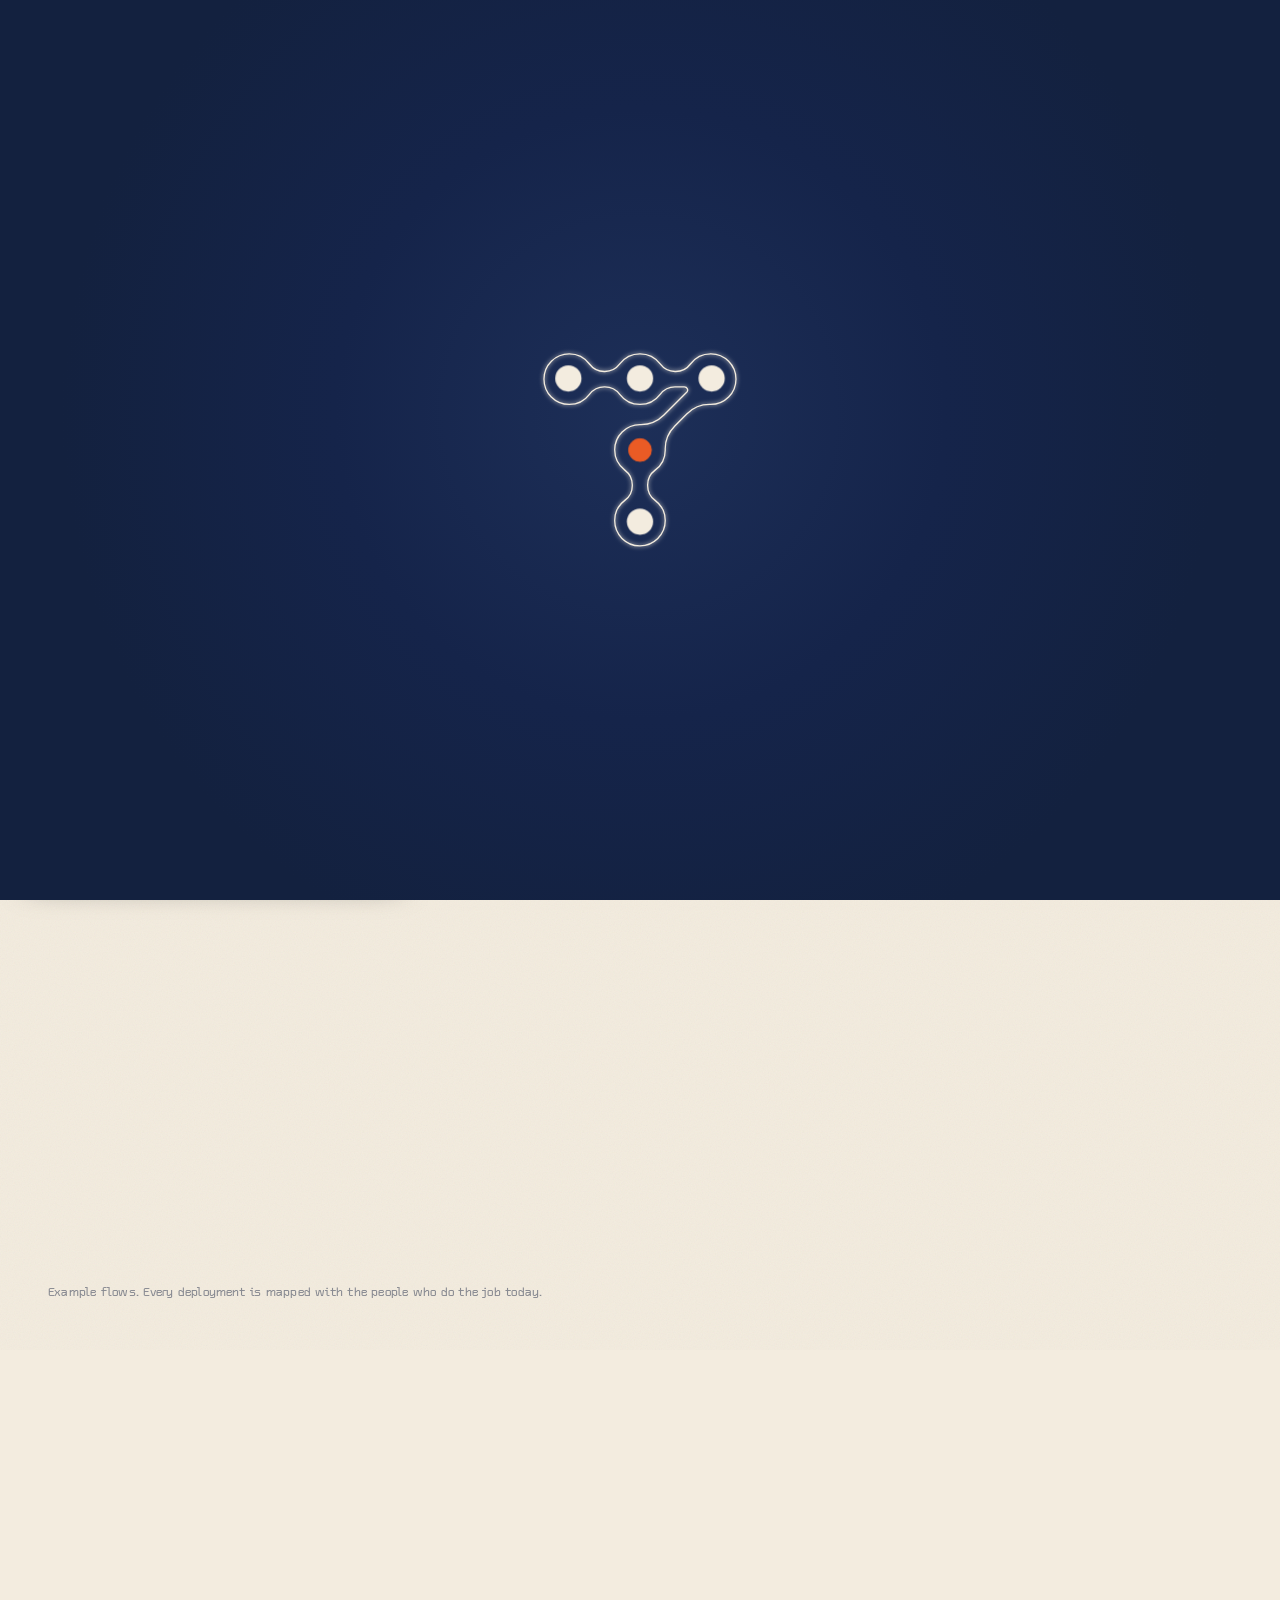
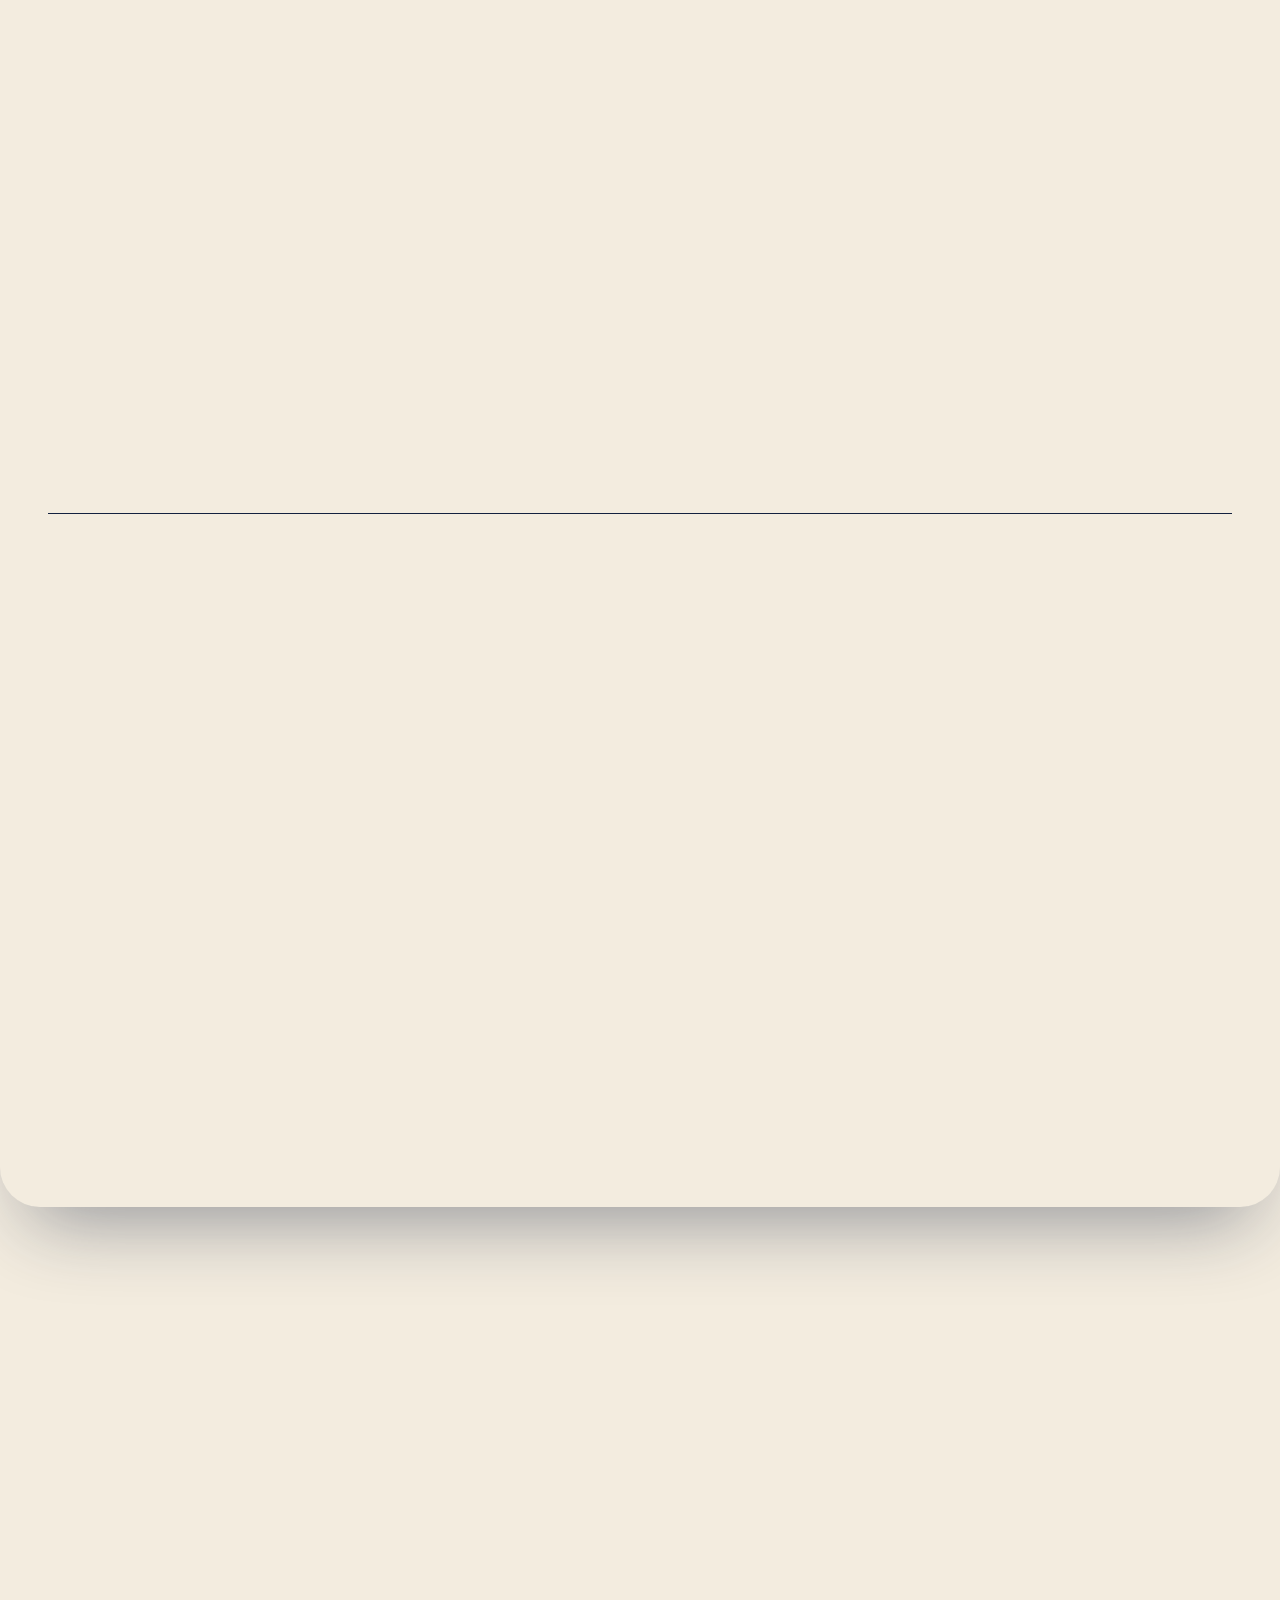
<file: use-cases.html>
<!doctype html>
<html lang="en">
<head>
<meta charset="utf-8">
<meta name="viewport" content="width=device-width, initial-scale=1">
<title>Use cases — Telic</title>
<meta name="description" content="Invoice entry, claims capture, order processing, document checks, reconciliation and vendor onboarding — in the old software your back office runs on.">
<meta name="theme-color" content="#f3ecdf">
<meta property="og:title" content="Use cases — Telic">
<meta property="og:description" content="Invoice entry, claims capture, order processing, document checks, reconciliation and vendor onboarding — in the old software your back office runs on.">
<meta property="og:type" content="website">
<link rel="icon" href="assets/favicon.svg" type="image/svg+xml">
<link rel="stylesheet" href="styles.css">
<script>try{var f=localStorage.getItem("telic-font");if(f)document.documentElement.dataset.font=f;if(sessionStorage.getItem("telic-seen")==="1")document.documentElement.classList.add("seen")}catch(e){}</script>
</head>
<body data-page="use-cases">

<div class="preloader" aria-hidden="true">
  <svg class="pl-mark" viewBox="-40 -40 402 402">
    <defs><filter id="plGlow" x="-60%" y="-60%" width="220%" height="220%"><feGaussianBlur stdDeviation="3.5" result="b"/><feMerge><feMergeNode in="b"/><feMergeNode in="SourceGraphic"/></feMerge></filter></defs>
    <path class="pl-solid" d="M 279.42 0 C 265.57 0 253.27 6.65 245.55 16.93 C 239.69 24.73 230.61 29.46 220.85 29.46 L 219.63 29.46 C 209.83 29.46 200.69 24.73 194.79 16.89 C 187.06 6.63 174.78 0 160.95 0 C 147.12 0 134.84 6.63 127.11 16.89 C 121.21 24.73 112.08 29.46 102.27 29.46 L 101.05 29.46 C 91.29 29.46 82.21 24.73 76.35 16.93 C 68.63 6.65 56.33 0 42.48 0 C 19.11 0 0.3 18.69 0.15 42.06 C 0 65.56 19.01 84.67 42.48 84.67 C 56.31 84.67 68.59 78.04 76.31 67.78 C 82.22 59.94 91.36 55.21 101.17 55.21 L 102.27 55.21 C 112.08 55.21 121.21 59.94 127.11 67.78 C 134.84 78.04 147.12 84.67 160.95 84.67 C 174.78 84.67 187.06 78.04 194.78 67.78 C 200.69 59.94 209.82 55.21 219.63 55.21 L 235.35 55.21 C 237.51 55.21 239.45 56.51 240.28 58.5 L 240.31 58.57 C 241.14 60.56 240.68 62.86 239.15 64.39 L 201.09 102.45 C 190.63 112.9 176.39 118.7 161.6 118.47 C 161.44 118.47 161.27 118.47 161.1 118.47 C 137.76 118.39 118.62 137.45 118.61 160.79 C 118.61 174.64 125.26 186.95 135.55 194.67 C 143.35 200.52 148.07 209.61 148.07 219.36 L 148.07 220.7 C 148.07 230.46 143.35 239.54 135.55 245.4 C 125.27 253.12 118.61 265.41 118.61 279.26 C 118.61 302.63 137.31 321.45 160.67 321.59 C 184.18 321.74 203.28 302.73 203.28 279.26 C 203.28 265.39 196.61 253.08 186.29 245.36 C 178.5 239.52 173.83 230.43 173.83 220.7 L 173.83 219.36 C 173.83 209.63 178.5 200.54 186.29 194.7 C 196.61 186.98 203.28 174.67 203.28 160.8 C 203.28 160.51 203.28 160.21 203.27 159.93 C 202.97 145.21 208.9 131.05 219.31 120.65 L 239.27 100.69 C 249.67 90.29 263.83 84.36 278.54 84.66 C 278.83 84.66 279.12 84.66 279.42 84.66 C 302.89 84.66 321.9 65.56 321.75 42.05 C 321.6 18.69 302.78 0 279.42 0 Z M 160.95 186.39 C 146.81 186.39 135.35 174.93 135.35 160.8 C 135.35 146.66 146.81 135.2 160.95 135.2 C 175.08 135.2 186.54 146.66 186.54 160.8 C 186.54 174.93 175.08 186.39 160.95 186.39 Z M 160.95 186.39"/>
    <path class="pl-outline" pathLength="1" d="M 279.42 0 C 265.57 0 253.27 6.65 245.55 16.93 C 239.69 24.73 230.61 29.46 220.85 29.46 L 219.63 29.46 C 209.83 29.46 200.69 24.73 194.79 16.89 C 187.06 6.63 174.78 0 160.95 0 C 147.12 0 134.84 6.63 127.11 16.89 C 121.21 24.73 112.08 29.46 102.27 29.46 L 101.05 29.46 C 91.29 29.46 82.21 24.73 76.35 16.93 C 68.63 6.65 56.33 0 42.48 0 C 19.11 0 0.3 18.69 0.15 42.06 C 0 65.56 19.01 84.67 42.48 84.67 C 56.31 84.67 68.59 78.04 76.31 67.78 C 82.22 59.94 91.36 55.21 101.17 55.21 L 102.27 55.21 C 112.08 55.21 121.21 59.94 127.11 67.78 C 134.84 78.04 147.12 84.67 160.95 84.67 C 174.78 84.67 187.06 78.04 194.78 67.78 C 200.69 59.94 209.82 55.21 219.63 55.21 L 235.35 55.21 C 237.51 55.21 239.45 56.51 240.28 58.5 L 240.31 58.57 C 241.14 60.56 240.68 62.86 239.15 64.39 L 201.09 102.45 C 190.63 112.9 176.39 118.7 161.6 118.47 C 161.44 118.47 161.27 118.47 161.1 118.47 C 137.76 118.39 118.62 137.45 118.61 160.79 C 118.61 174.64 125.26 186.95 135.55 194.67 C 143.35 200.52 148.07 209.61 148.07 219.36 L 148.07 220.7 C 148.07 230.46 143.35 239.54 135.55 245.4 C 125.27 253.12 118.61 265.41 118.61 279.26 C 118.61 302.63 137.31 321.45 160.67 321.59 C 184.18 321.74 203.28 302.73 203.28 279.26 C 203.28 265.39 196.61 253.08 186.29 245.36 C 178.5 239.52 173.83 230.43 173.83 220.7 L 173.83 219.36 C 173.83 209.63 178.5 200.54 186.29 194.7 C 196.61 186.98 203.28 174.67 203.28 160.8 C 203.28 160.51 203.28 160.21 203.27 159.93 C 202.97 145.21 208.9 131.05 219.31 120.65 L 239.27 100.69 C 249.67 90.29 263.83 84.36 278.54 84.66 C 278.83 84.66 279.12 84.66 279.42 84.66 C 302.89 84.66 321.9 65.56 321.75 42.05 C 321.6 18.69 302.78 0 279.42 0 Z"/>
    <circle class="pl-ring" cx="161" cy="161" r="22"/>
    <circle class="pl-node" cx="41" cy="41" r="22"/><circle class="pl-node" cx="161" cy="41" r="22"/><circle class="pl-node" cx="281" cy="41" r="22"/><circle class="pl-node" cx="161" cy="281" r="22"/><circle class="pl-node ai" cx="161" cy="161" r="19"/>
    <circle class="pl-tip" r="5" cx="-100" cy="-100"/>
  </svg>
</div>

<svg width="0" height="0" style="position:absolute" aria-hidden="true">
  <symbol id="mark" viewBox="0 0 322 322"><path fill="currentColor" d="M 279.42 0 C 265.57 0 253.27 6.65 245.55 16.93 C 239.69 24.73 230.61 29.46 220.85 29.46 L 219.63 29.46 C 209.83 29.46 200.69 24.73 194.79 16.89 C 187.06 6.63 174.78 0 160.95 0 C 147.12 0 134.84 6.63 127.11 16.89 C 121.21 24.73 112.08 29.46 102.27 29.46 L 101.05 29.46 C 91.29 29.46 82.21 24.73 76.35 16.93 C 68.63 6.65 56.33 0 42.48 0 C 19.11 0 0.3 18.69 0.15 42.06 C 0 65.56 19.01 84.67 42.48 84.67 C 56.31 84.67 68.59 78.04 76.31 67.78 C 82.22 59.94 91.36 55.21 101.17 55.21 L 102.27 55.21 C 112.08 55.21 121.21 59.94 127.11 67.78 C 134.84 78.04 147.12 84.67 160.95 84.67 C 174.78 84.67 187.06 78.04 194.78 67.78 C 200.69 59.94 209.82 55.21 219.63 55.21 L 235.35 55.21 C 237.51 55.21 239.45 56.51 240.28 58.5 L 240.31 58.57 C 241.14 60.56 240.68 62.86 239.15 64.39 L 201.09 102.45 C 190.63 112.9 176.39 118.7 161.6 118.47 C 161.44 118.47 161.27 118.47 161.1 118.47 C 137.76 118.39 118.62 137.45 118.61 160.79 C 118.61 174.64 125.26 186.95 135.55 194.67 C 143.35 200.52 148.07 209.61 148.07 219.36 L 148.07 220.7 C 148.07 230.46 143.35 239.54 135.55 245.4 C 125.27 253.12 118.61 265.41 118.61 279.26 C 118.61 302.63 137.31 321.45 160.67 321.59 C 184.18 321.74 203.28 302.73 203.28 279.26 C 203.28 265.39 196.61 253.08 186.29 245.36 C 178.5 239.52 173.83 230.43 173.83 220.7 L 173.83 219.36 C 173.83 209.63 178.5 200.54 186.29 194.7 C 196.61 186.98 203.28 174.67 203.28 160.8 C 203.28 160.51 203.28 160.21 203.27 159.93 C 202.97 145.21 208.9 131.05 219.31 120.65 L 239.27 100.69 C 249.67 90.29 263.83 84.36 278.54 84.66 C 278.83 84.66 279.12 84.66 279.42 84.66 C 302.89 84.66 321.9 65.56 321.75 42.05 C 321.6 18.69 302.78 0 279.42 0 Z M 160.95 186.39 C 146.81 186.39 135.35 174.93 135.35 160.8 C 135.35 146.66 146.81 135.2 160.95 135.2 C 175.08 135.2 186.54 146.66 186.54 160.8 C 186.54 174.93 175.08 186.39 160.95 186.39 Z M 160.95 186.39"/></symbol>
</svg>

<div class="progress" id="progress"></div>

<header class="nav" id="nav">
  <div class="wrap nav__inner">
    <a href="index.html" class="logo" aria-label="Telic home"><svg><use href="#mark"/></svg><span>Telic</span></a>
    <nav class="nav__links" aria-label="Main"><a href="index.html#watch">Live demo</a><a href="product.html">Product</a><a href="use-cases.html" class="active" aria-current="page">Use cases</a><a href="pricing.html">Pricing</a></nav>
    <div class="nav__cta">
      <a href="contact.html" class="btn btn--primary magnetic">Show us a workflow <span class="arrow">→</span></a>
      <button class="nav__burger" id="burger" aria-label="Open menu" aria-expanded="false"><span></span><span></span></button>
    </div>
  </div>
</header>
<nav class="mobile-menu" id="mobileMenu" aria-label="Mobile"><a href="index.html#watch">Live demo</a><a href="product.html">Product</a><a href="use-cases.html">Use cases</a><a href="pricing.html">Pricing</a><a href="contact.html">Show us a workflow</a></nav>

<main id="top">

<!-- ============================== PAGE HERO ============================== -->
<section class="page-hero">
  <svg class="page-hero__mark" aria-hidden="true" data-speed="-0.12"><use href="#mark"/></svg>
  <div class="wrap">
    <div class="crumbs"><span>Telic</span><span>/</span><span>Use cases</span></div>
    <h1 class="split">Made for software <em>nobody loves.</em></h1>
    <div class="page-hero__row">
      <p class="lead">The best first workflow is high-volume, follows a clear set of rules, and lives in software that was never built to be automated. Here's what that looks like in practice.</p>
      <div class="chips"><span>High volume</span><span>Clear rules</span><span>Few exceptions</span><span>No API needed</span></div>
    </div>
  </div>
</section>

<!-- ============================== EXPLORER ============================== -->
<section class="section section--tight" id="workflows">
  <div class="wrap">
    <div class="explorer reveal" id="explorer">
      <div class="explorer__list" role="tablist" aria-label="Workflows">
        <button class="active" data-wf="0" role="tab" aria-selected="true"><span>01</span>Invoice entry</button>
        <button data-wf="1" role="tab" aria-selected="false"><span>02</span>Claims capture</button>
        <button data-wf="2" role="tab" aria-selected="false"><span>03</span>Order processing</button>
        <button data-wf="3" role="tab" aria-selected="false"><span>04</span>Document checks</button>
        <button data-wf="4" role="tab" aria-selected="false"><span>05</span>Reconciliation</button>
        <button data-wf="5" role="tab" aria-selected="false"><span>06</span>Vendor onboarding</button>
      </div>
      <div class="explorer__panel" aria-live="polite">
        <div class="explorer__head">
          <div><h3 id="wfName">Invoice entry</h3><p id="wfBlurb"></p></div>
          <div class="explorer__sys" id="wfSys"></div>
        </div>
        <ol class="pipe" id="wfPipe"></ol>
        <div class="explorer__foot" id="wfFoot"></div>
      </div>
    </div>
    <p class="footnote">Example flows. Every deployment is mapped with the people who do the job today.</p>
  </div>
</section>

<!-- ============================== FIT CHECK ============================== -->
<section class="section section--tight" id="fit">
  <div class="wrap">
    <div class="fit" data-reveal>
      <div class="fit__q">
        <span class="eyebrow">30-second fit check</span>
        <h2 class="split">Is your workflow <em>a good first one?</em></h2>
        <p class="lead">Five honest questions. We'd rather tell you now if it isn't.</p>
        <ol class="fit__list" id="fitList">
          <li><span>Does the work happen in desktop apps, portals or spreadsheets?</span><div class="yn"><button data-v="1">Yes</button><button data-v="0">Not really</button></div></li>
          <li><span>Is it high-volume — hundreds of cases a month or more?</span><div class="yn"><button data-v="1">Yes</button><button data-v="0">Not really</button></div></li>
          <li><span>Could someone explain the rules in under an hour?</span><div class="yn"><button data-v="1">Yes</button><button data-v="0">Not really</button></div></li>
          <li><span>Are most cases routine, with a minority of exceptions?</span><div class="yn"><button data-v="1">Yes</button><button data-v="0">Not really</button></div></li>
          <li><span>Is a person doing it by hand today?</span><div class="yn"><button data-v="1">Yes</button><button data-v="0">Not really</button></div></li>
        </ol>
      </div>
      <div class="fit__a" aria-live="polite">
        <svg class="fit__dial" viewBox="0 0 200 120" aria-hidden="true"><path class="fd-bg" d="M20 110 A80 80 0 0 1 180 110"/><path class="fd-fg" id="fitArc" pathLength="1" d="M20 110 A80 80 0 0 1 180 110"/></svg>
        <div class="fit__score"><b id="fitScore">0</b><span>/5</span></div>
        <h3 id="fitTitle">Answer the questions</h3>
        <p id="fitText">Your result appears here as you go.</p>
        <a class="btn btn--light magnetic" id="fitCta" href="contact.html">Tell us about it <span class="arrow">→</span></a>
      </div>
    </div>
  </div>
</section>
<!-- ============================== SOFTWARE WALL ============================== -->
<section class="section" id="where">
  <div class="wrap">
    <div class="split-head reveal">
      <div><span class="eyebrow">Where it runs</span><h2 class="split">If a person can do it on a screen, <em>Telic can learn it.</em></h2></div>
      <p class="lead">No integration project and nothing to replace. Telic works the same screens your team works today.</p>
    </div>
    <div class="wall">
      <div class="brick reveal"><b>The ERP from 2006</b><span>Windows desktop apps with no API and no plans for one</span></div>
      <div class="brick reveal" style="--d:.05s"><b>SAP GUI</b><span>The transaction screens your team knows by heart</span></div>
      <div class="brick reveal" style="--d:.1s"><b>The Java app</b><span>The one IT would rather nobody touched</span></div>
      <div class="brick reveal"><b>Client portals</b><span>A different login, layout and quirk for every client</span></div>
      <div class="brick reveal" style="--d:.05s"><b>Excel, 40 tabs deep</b><span>The spreadsheet that quietly runs the department</span></div>
      <div class="brick reveal" style="--d:.1s"><b>PDFs in the inbox</b><span>Invoices, claims, forms and scans of all of the above</span></div>
      <div class="brick brick--ink reveal"><b>And the modern bits</b><span>Trigger it from APIs, webhooks, n8n or Zapier</span></div>
      <div class="brick brick--ink reveal" style="--d:.05s"><b>On your machines</b><span>Runs where the work runs. Private cloud or on-prem if you need it.</span></div>
      <div class="brick brick--ink reveal" style="--d:.1s"><b>Any AI model</b><span>The best one for each step. No lock-in.</span></div>
    </div>
    <p class="who reveal">Built for <b>BPOs</b>, <b>GCCs</b> and <b>shared-service teams</b> — and for the <b>automation agencies</b> who do this work for them.</p>
  </div>
</section>

<!-- ============================== WHO ============================== -->
<section class="section section--tight" id="who">
  <div class="wrap">
    <div class="split-head reveal">
      <div><span class="eyebrow">Who it's for</span><h2 class="split">Teams whose day is <em>other people's software.</em></h2></div>
    </div>
    <div class="who4">
      <div class="reveal"><span class="who4__n">BPO</span><h3>BPOs</h3><p>More cases through the same team, fewer SLA misses, and a record of every case for client reviews.</p></div>
      <div class="reveal" style="--d:.06s"><span class="who4__n">GCC</span><h3>GCCs</h3><p>Automate the repetitive layer of in-house operations without waiting on an integration roadmap.</p></div>
      <div class="reveal" style="--d:.12s"><span class="who4__n">OPS</span><h3>Shared-service &amp; ops teams</h3><p>Finance, procurement and insurance operations that live between a dozen systems that don't talk.</p></div>
      <div class="reveal" style="--d:.18s"><span class="who4__n">PTR</span><h3>Automation partners</h3><p>Agencies and RPA consultancies who need the desktop part of a client's workflow to just work — under their own brand.</p></div>
    </div>
  </div>
</section>
<section class="section section--tight">
  <div class="wrap">
    <a class="ctaband reveal" href="contact.html">
      <svg aria-hidden="true"><use href="#mark"/></svg>
      <span class="ctaband__t">Show us the job <em>nobody wants.</em></span>
      <span class="btn btn--light">Start here <span class="arrow">→</span></span>
    </a>
  </div>
</section>
</main>

<footer class="footer dark" id="footer">
  <div class="footer__inner">
    <div class="wrap">
      <div class="f-top">
        <div class="f-cta">
          <span class="eyebrow">Got a job nobody wants?</span><br>
          <a class="f-mail" href="mailto:daksh@telic.sh" data-cursor="Email">daksh<em>@</em>telic.sh</a>
        </div>
        <div class="f-cols">
          <div><h4>See it</h4><ul><li><a href="index.html#watch">Live demo</a></li><li><a href="product.html">How it works</a></li><li><a href="product.html#receipt">Run receipts</a></li></ul></div>
          <div><h4>Decide</h4><ul><li><a href="use-cases.html">Use cases</a></li><li><a href="pricing.html">Pricing</a></li><li><a href="pricing.html#faq">Questions</a></li></ul></div>
          <div><h4>Talk</h4><ul><li><a href="contact.html">Show us a workflow</a></li><li><a href="mailto:daksh@telic.sh">Email us</a></li></ul></div>
        </div>
      </div>
      <div class="f-live"><span><i class="dotlive"></i>India · <b id="fClock">--:--:--</b> IST</span><span>Since you opened this page, a person keying invoices would be on keystroke <b id="fKeys">0</b></span></div>
      <div class="f-giant" aria-hidden="true">
        <svg viewBox="-40 -40 402 402" id="fMark" data-cursor="Run"><path class="fg-outline" d="M 279.42 0 C 265.57 0 253.27 6.65 245.55 16.93 C 239.69 24.73 230.61 29.46 220.85 29.46 L 219.63 29.46 C 209.83 29.46 200.69 24.73 194.79 16.89 C 187.06 6.63 174.78 0 160.95 0 C 147.12 0 134.84 6.63 127.11 16.89 C 121.21 24.73 112.08 29.46 102.27 29.46 L 101.05 29.46 C 91.29 29.46 82.21 24.73 76.35 16.93 C 68.63 6.65 56.33 0 42.48 0 C 19.11 0 0.3 18.69 0.15 42.06 C 0 65.56 19.01 84.67 42.48 84.67 C 56.31 84.67 68.59 78.04 76.31 67.78 C 82.22 59.94 91.36 55.21 101.17 55.21 L 102.27 55.21 C 112.08 55.21 121.21 59.94 127.11 67.78 C 134.84 78.04 147.12 84.67 160.95 84.67 C 174.78 84.67 187.06 78.04 194.78 67.78 C 200.69 59.94 209.82 55.21 219.63 55.21 L 235.35 55.21 C 237.51 55.21 239.45 56.51 240.28 58.5 L 240.31 58.57 C 241.14 60.56 240.68 62.86 239.15 64.39 L 201.09 102.45 C 190.63 112.9 176.39 118.7 161.6 118.47 C 161.44 118.47 161.27 118.47 161.1 118.47 C 137.76 118.39 118.62 137.45 118.61 160.79 C 118.61 174.64 125.26 186.95 135.55 194.67 C 143.35 200.52 148.07 209.61 148.07 219.36 L 148.07 220.7 C 148.07 230.46 143.35 239.54 135.55 245.4 C 125.27 253.12 118.61 265.41 118.61 279.26 C 118.61 302.63 137.31 321.45 160.67 321.59 C 184.18 321.74 203.28 302.73 203.28 279.26 C 203.28 265.39 196.61 253.08 186.29 245.36 C 178.5 239.52 173.83 230.43 173.83 220.7 L 173.83 219.36 C 173.83 209.63 178.5 200.54 186.29 194.7 C 196.61 186.98 203.28 174.67 203.28 160.8 C 203.28 160.51 203.28 160.21 203.27 159.93 C 202.97 145.21 208.9 131.05 219.31 120.65 L 239.27 100.69 C 249.67 90.29 263.83 84.36 278.54 84.66 C 278.83 84.66 279.12 84.66 279.42 84.66 C 302.89 84.66 321.9 65.56 321.75 42.05 C 321.6 18.69 302.78 0 279.42 0 Z"/><circle class="fg-node" cx="41" cy="41" r="25"/><circle class="fg-node" cx="161" cy="41" r="25"/><circle class="fg-node" cx="281" cy="41" r="25"/><circle class="fg-node" cx="161" cy="161" r="22"/><circle class="fg-node" cx="161" cy="281" r="25"/></svg>
        <div class="f-word pre" id="fWord"><span>T</span><span>e</span><span>l</span><span>i</span><span>c</span></div>
      </div>
      <div class="f-bottom"><span>© <span id="yr">2026</span> Telic · telic.sh</span><span>An AI operator for the back office</span><button class="totop" id="toTop" type="button">Back to top ↑</button></div>
    </div>
  </div>
</footer>

<div class="fontpick" id="fontpick" role="group" aria-label="Preview headline font">
  <span>Headline font</span>
  <button data-font="a">Instrument Serif</button><button data-font="b">Fraunces</button><button data-font="c">Bricolage</button>
</div>


<script src="main.js"></script>
</body>
</html>
</file>
<file: styles.css>
/* ==========================================================================
   Telic — marketing site
   Monochrome: paper + ink, matching the black-and-white logomark.
   One signal colour (lime) marks the moment AI is thinking. Orange = a person.
   Type: Instrument Serif (display) · Geist (text) · Geist Mono (labels)
   ========================================================================== */

@font-face { font-family: "Instrument Serif"; src: url("assets/fonts/instrument-serif-latin-400-normal.woff2") format("woff2"); font-weight: 400; font-style: normal; font-display: swap; }
@font-face { font-family: "Instrument Serif"; src: url("assets/fonts/instrument-serif-latin-400-italic.woff2") format("woff2"); font-weight: 400; font-style: italic; font-display: swap; }
@font-face { font-family: "Geist"; src: url("assets/fonts/geist-sans-latin-400-normal.woff2") format("woff2"); font-weight: 400; font-display: swap; }
@font-face { font-family: "Geist"; src: url("assets/fonts/geist-sans-latin-500-normal.woff2") format("woff2"); font-weight: 500; font-display: swap; }
@font-face { font-family: "Geist"; src: url("assets/fonts/geist-sans-latin-600-normal.woff2") format("woff2"); font-weight: 600; font-display: swap; }
@font-face { font-family: "Geist Mono"; src: url("assets/fonts/geist-mono-latin-400-normal.woff2") format("woff2"); font-weight: 400; font-display: swap; }
@font-face { font-family: "Geist Mono"; src: url("assets/fonts/geist-mono-latin-500-normal.woff2") format("woff2"); font-weight: 500; font-display: swap; }

@font-face { font-family: "Akturi"; src: url("assets/fonts/akturi/Akturi-Thin.woff2") format("woff2"); font-weight: 100; font-display: swap; }
@font-face { font-family: "Akturi"; src: url("assets/fonts/akturi/Akturi-Light.woff2") format("woff2"); font-weight: 300; font-display: swap; }
@font-face { font-family: "Akturi"; src: url("assets/fonts/akturi/Akturi-Regular.woff2") format("woff2"); font-weight: 400; font-display: swap; }
@font-face { font-family: "Akturi"; src: url("assets/fonts/akturi/Akturi-Medium.woff2") format("woff2"); font-weight: 500; font-display: swap; }
@font-face { font-family: "Akturi"; src: url("assets/fonts/akturi/Akturi-SemiBold.woff2") format("woff2"); font-weight: 600; font-display: swap; }
@font-face { font-family: "Akturi"; src: url("assets/fonts/akturi/Akturi-Bold.woff2") format("woff2"); font-weight: 700; font-display: swap; }
@font-face { font-family: "Fraunces"; src: url("assets/fonts/fraunces-latin-300-normal.woff2") format("woff2"); font-weight: 300; font-style: normal; font-display: swap; }
@font-face { font-family: "Fraunces"; src: url("assets/fonts/fraunces-latin-300-italic.woff2") format("woff2"); font-weight: 300; font-style: italic; font-display: swap; }
@font-face { font-family: "Fraunces"; src: url("assets/fonts/fraunces-latin-400-normal.woff2") format("woff2"); font-weight: 400; font-style: normal; font-display: swap; }
@font-face { font-family: "Fraunces"; src: url("assets/fonts/fraunces-latin-400-italic.woff2") format("woff2"); font-weight: 400; font-style: italic; font-display: swap; }
@font-face { font-family: "Bricolage Grotesque"; src: url("assets/fonts/bricolage-grotesque-latin-300-normal.woff2") format("woff2"); font-weight: 300; font-display: swap; }
@font-face { font-family: "Bricolage Grotesque"; src: url("assets/fonts/bricolage-grotesque-latin-400-normal.woff2") format("woff2"); font-weight: 400; font-display: swap; }
@font-face { font-family: "Bricolage Grotesque"; src: url("assets/fonts/bricolage-grotesque-latin-500-normal.woff2") format("woff2"); font-weight: 500; font-display: swap; }

:root {
  --paper: #f3ecdf;
  --ink: #13213f;

  /* light context (default) */
  --bg: var(--paper);
  --bg-2: #e9dfcc;
  --surface: #f8f3e9;
  --surface-2: #e3d8c3;
  --fg: var(--ink);
  --fg-2: #24324f;
  --muted: #5f6372;
  --muted-2: #8a8c93;
  --line: rgba(19, 33, 63, .11);
  --line-strong: rgba(19, 33, 63, .24);
  --invert-bg: var(--ink);
  --invert-fg: var(--paper);

  /* signals */
  --ai: #ea5b25;            /* AI is thinking — only here */
  --ai-text: #b8431a;       /* readable lime-family text on paper */
  --human: #7fa6e0;         /* a person decides */
  --human-text: #3d64a8;
  --fail: #e5483b;

  --serif: "Instrument Serif", "Times New Roman", serif;
  --sans: "Geist", system-ui, -apple-system, "Segoe UI", sans-serif;
  --tech: "Akturi", "Geist", system-ui, sans-serif;
  --mono: "Geist Mono", ui-monospace, "SFMono-Regular", Consolas, monospace;

  --radius: 12px;
  --radius-lg: 20px;
  --wrap: 1240px;
  --ease: cubic-bezier(.2, .7, .2, 1);
}

/* dark context — applied to sections */
.dark {
  --bg: var(--ink);
  --bg-2: #172747;
  --surface: #1b2c50;
  --surface-2: #24375e;
  --fg: var(--paper);
  --fg-2: #e2dccd;
  --muted: #a9b3c7;
  --muted-2: #7c88a3;
  --line: rgba(243, 236, 223, .12);
  --line-strong: rgba(243, 236, 223, .26);
  --invert-bg: var(--paper);
  --invert-fg: var(--ink);
  --ai-text: #ff8a5c;
  --human-text: #a9c4ee;
  background: var(--bg);
  color: var(--fg);
}

*, *::before, *::after { box-sizing: border-box; }
html { scroll-behavior: smooth; -webkit-text-size-adjust: 100%; }
body {
  margin: 0; background: var(--bg); color: var(--fg);
  font-family: var(--sans); font-size: 16px; line-height: 1.55;
  -webkit-font-smoothing: antialiased; overflow-x: hidden;
}
img, svg { display: block; max-width: 100%; }
a { color: inherit; text-decoration: none; }
button { font: inherit; color: inherit; cursor: pointer; }
::selection { background: var(--ink); color: var(--paper); }
.dark ::selection { background: var(--paper); color: var(--ink); }

/* paper grain */
body::after {
  content: ""; position: fixed; inset: 0; pointer-events: none; z-index: 100; opacity: .06; mix-blend-mode: multiply;
  background-image: url("data:image/svg+xml,%3Csvg xmlns='http://www.w3.org/2000/svg' width='160' height='160'%3E%3Cfilter id='n'%3E%3CfeTurbulence type='fractalNoise' baseFrequency='.9' numOctaves='3' stitchTiles='stitch'/%3E%3C/filter%3E%3Crect width='100%25' height='100%25' filter='url(%23n)'/%3E%3C/svg%3E");
}

.wrap { width: 100%; max-width: var(--wrap); margin: 0 auto; padding: 0 28px; }
.section { padding: 136px 0; position: relative; }
.section--tight { padding: 96px 0; }

/* ---------- type ---------- */
h1, h2, h3, h4 { margin: 0; color: var(--fg); }
h1, h2 { font-family: var(--serif); font-weight: 400; }
h1 { font-size: clamp(54px, 7.6vw, 116px); line-height: .94; letter-spacing: -0.025em; }
h2 { font-size: clamp(40px, 5vw, 72px); line-height: 1; letter-spacing: -0.02em; }
h1 em, h2 em { font-style: italic; }
h3 { font: 600 20px/1.3 var(--sans); letter-spacing: -0.015em; }
h4 { font: 600 15px/1.3 var(--sans); }
p { margin: 0; }
.lead { font-size: clamp(17px, 1.45vw, 20px); line-height: 1.55; color: var(--muted); max-width: 620px; letter-spacing: -0.005em; }
.eyebrow { display: inline-flex; align-items: center; gap: 10px; font: 500 12px/1 var(--tech); letter-spacing: .08em; text-transform: uppercase; color: var(--muted); }
.eyebrow::before { content: ""; width: 7px; height: 7px; background: var(--fg); border-radius: 50%; }
.muted { color: var(--muted); }
.dim { color: var(--muted-2); }
.section-head { max-width: 860px; margin-bottom: 72px; }
.section-head h2 { margin: 22px 0 22px; }
.center { text-align: center; margin-left: auto; margin-right: auto; }
.center .lead { margin: 0 auto; }

/* ---------- buttons ---------- */
.btn {
  --bx: 0px; --by: 0px;
  position: relative; display: inline-flex; align-items: center; gap: 10px;
  padding: 15px 24px; border-radius: 999px; border: 1px solid transparent;
  font: 500 15px/1 var(--sans); white-space: nowrap;
  transform: translate(var(--bx), var(--by));
  transition: transform .25s var(--ease), background .25s, color .25s, border-color .25s;
}
.btn--primary { background: var(--fg); color: var(--bg); }
.btn--primary:hover { background: var(--fg-2); }
.btn--ghost { border-color: var(--line-strong); color: var(--fg); background: transparent; }
.btn--ghost:hover { border-color: var(--fg); }
.btn--light { background: var(--paper); color: var(--ink); }
.btn--light:hover { background: #fff; }
.btn .arrow { transition: transform .25s var(--ease); }
.btn:hover .arrow { transform: translateX(3px); }
.btn:disabled { opacity: .45; cursor: default; }
.btn:focus-visible, a:focus-visible, button:focus-visible { outline: 2px solid var(--fg); outline-offset: 3px; }

/* ---------- nav ---------- */
.nav { position: fixed; top: 0; left: 0; right: 0; z-index: 50; border-bottom: 1px solid transparent; transition: background .3s, border-color .3s; }
.nav.is-scrolled { background: rgba(243,236,223,.8); backdrop-filter: blur(14px) saturate(140%); -webkit-backdrop-filter: blur(14px) saturate(140%); border-color: var(--line); }
.nav__inner { display: flex; align-items: center; justify-content: space-between; height: 72px; }
.logo { display: inline-flex; align-items: center; gap: 10px; color: var(--fg); }
.logo svg { width: 26px; height: 26px; }
.logo span { font: 600 20px/1 var(--tech); letter-spacing: .01em; }
.nav__links { display: flex; gap: 34px; font-size: 14px; color: var(--muted); }
.nav__links a { transition: color .2s; }
.nav__links a:hover { color: var(--fg); }
.nav__cta { display: flex; gap: 8px; align-items: center; }
.nav__cta .btn { padding: 11px 18px; font-size: 14px; }
.nav__burger { display: none; background: none; border: 1px solid var(--line-strong); border-radius: 10px; width: 42px; height: 42px; }
.nav__burger span { display: block; width: 16px; height: 1.5px; background: var(--fg); margin: 4px auto; }
.mobile-menu { display: none; }

.progress { position: fixed; top: 0; left: 0; height: 2px; width: 100%; transform-origin: left; transform: scaleX(0); background: var(--ink); z-index: 60; }

/* ---------- hero ---------- */
.hero { position: relative; min-height: 100vh; padding: 128px 0 0; display: flex; flex-direction: column; overflow: hidden; }
.hero__inner { position: relative; z-index: 2; }
.badge { display: inline-flex; align-items: center; gap: 10px; padding: 6px 14px 6px 6px; border-radius: 999px; border: 1px solid var(--line-strong); font-size: 13px; color: var(--muted); background: var(--surface); }
.badge b { font: 500 11px/1 var(--tech); letter-spacing: .06em; text-transform: uppercase; color: var(--ink); background: var(--ai); padding: 5px 9px; border-radius: 999px; }
.hero h1 { margin: 28px 0 34px; font-size: clamp(56px, 9.2vw, 148px); line-height: .9; letter-spacing: -0.035em; }
.hero h1 .l2 { font-style: italic; }
.hero h1 .word { display: inline-block; overflow: hidden; vertical-align: top; padding-bottom: .12em; margin-bottom: -.12em; }
.hero h1 .word > span { display: inline-block; transform: translateY(105%); animation: rise 1s var(--ease) forwards; }
@keyframes rise { to { transform: translateY(0); } }
.hero__row { display: grid; grid-template-columns: 1fr auto; gap: 48px; align-items: end; }
.hero__row .lead { max-width: 560px; }
.hero__ctas { display: flex; gap: 10px; flex-wrap: wrap; }

/* phantom keyboard */
.keys { position: relative; margin-top: auto; padding: 48px 0 16px; display: flex; flex-direction: column; gap: 12px;
  mask-image: linear-gradient(90deg, transparent, #000 12%, #000 88%, transparent); -webkit-mask-image: linear-gradient(90deg, transparent, #000 12%, #000 88%, transparent); }
.krow { display: flex; gap: 12px; width: max-content; animation: kscroll var(--dur, 60s) linear infinite; }
.krow.rev { animation-direction: reverse; }
@keyframes kscroll { to { transform: translateX(-50%); } }
.key {
  font: 500 14px/1 var(--tech); padding: 14px 18px; border-radius: 10px; color: var(--muted);
  background: var(--surface); border: 1px solid var(--line-strong); box-shadow: 0 3px 0 rgba(19,33,63,.12);
  white-space: nowrap; transition: transform .12s, background .25s, color .25s, box-shadow .12s;
}
.key.wide { padding-left: 34px; padding-right: 34px; }
.key.press { transform: translateY(3px); box-shadow: 0 0 0 rgba(19,33,63,.12); background: var(--ink); color: var(--paper); border-color: var(--ink); }
.key.press.ai { background: var(--ai); color: var(--ink); border-color: var(--ink); }
.keys-caption { display: flex; justify-content: space-between; gap: 16px; padding-bottom: 28px; font: 11.5px/1.4 var(--tech); text-transform: uppercase; letter-spacing: .04em; color: var(--muted-2); }

/* ---------- section heads ---------- */
.split-head { display: grid; grid-template-columns: 1.15fr .85fr; gap: 56px; align-items: end; margin-bottom: 64px; }
.split-head h2 { margin-top: 22px; }
.split-head .lead { padding-bottom: 6px; }

/* ---------- learning history ---------- */
.history { border-radius: var(--radius-lg); background: var(--ink); color: var(--paper); padding: 34px; }
.history__top { display: flex; justify-content: space-between; gap: 30px; align-items: flex-end; margin-bottom: 28px; flex-wrap: wrap; }
.history__run { font: 300 60px/1 var(--tech); letter-spacing: -0.01em; }
.history__run b { font-weight: 400; font-variant-numeric: tabular-nums; }
.history__note { margin-top: 10px; color: #a9b3c7; max-width: 520px; min-height: 2.9em; }
.history__note b { color: var(--ai); font-weight: 500; }
.history__stats { display: flex; gap: 12px; }
.history__stats div { padding: 14px 18px; border: 1px solid rgba(243,236,223,.14); border-radius: 12px; min-width: 150px; }
.history__stats small { display: block; font: 10.5px/1 var(--tech); text-transform: uppercase; letter-spacing: .05em; color: #7c88a3; margin-bottom: 8px; }
.history__stats b { font: 300 40px/1 var(--tech); margin-right: 8px; font-variant-numeric: tabular-nums; }
.history__stats div:first-child b { color: var(--ai); }
.history__stats span { font-size: 13px; color: #a9b3c7; }
.history__chart { display: grid; grid-template-columns: 130px 1fr; gap: 14px; }
.history__rows { display: grid; grid-template-rows: repeat(7, 1fr); font: 11px/1 var(--tech); color: #a9b3c7; text-transform: uppercase; letter-spacing: .02em; }
.history__rows span { display: flex; align-items: center; }
#barcode { width: 100%; height: 238px; display: block; }
#barcode rect { transition: opacity .3s; }
.history__scrub { display: grid; grid-template-columns: auto 1fr auto; gap: 16px; align-items: center; margin-top: 18px; padding-left: 144px; font: 11px/1 var(--tech); color: #7c88a3; text-transform: uppercase; }
.history__legend { display: flex; gap: 18px; flex-wrap: wrap; margin-top: 18px; padding-left: 144px; font: 11px/1 var(--tech); text-transform: uppercase; letter-spacing: .03em; color: #a9b3c7; align-items: center; }
.history__legend span { display: inline-flex; gap: 8px; align-items: center; }
.history__legend i { width: 10px; height: 10px; border-radius: 2px; }
.l-ink { background: #2c3d63; }

input[type=range] { -webkit-appearance: none; appearance: none; width: 100%; height: 24px; background: transparent; cursor: pointer; }
input[type=range]::-webkit-slider-runnable-track { height: 2px; background: currentColor; opacity: .35; }
input[type=range]::-moz-range-track { height: 2px; background: currentColor; opacity: .35; }
input[type=range]::-webkit-slider-thumb { -webkit-appearance: none; width: 22px; height: 22px; border-radius: 50%; background: var(--ai); border: 2px solid var(--ink); margin-top: -10px; box-shadow: 0 0 0 4px rgba(234,91,37,.2); }
input[type=range]::-moz-range-thumb { width: 18px; height: 18px; border-radius: 50%; background: var(--ai); border: 2px solid var(--ink); }
.history input[type=range] { color: var(--paper); }

/* ---------- calculator ---------- */
.calc { display: grid; grid-template-columns: 1fr 1fr; border: 1px solid var(--line-strong); border-radius: var(--radius-lg); overflow: hidden; background: var(--surface); }
.calc__left { padding: 44px; border-right: 1px solid var(--line); }
.calc__left h2 { margin: 22px 0 16px; font-size: clamp(36px, 4vw, 58px); }
.slider { margin-top: 30px; color: var(--ink); }
.slider label { display: flex; justify-content: space-between; align-items: baseline; font: 11.5px/1 var(--tech); text-transform: uppercase; letter-spacing: .04em; color: var(--muted); margin-bottom: 8px; }
.slider output { font: 400 30px/1 var(--tech); color: var(--fg); text-transform: none; letter-spacing: 0; font-variant-numeric: tabular-nums; }
.calc__right { padding: 44px; background: var(--ink); color: var(--paper); display: flex; flex-direction: column; justify-content: center; }
.calc__big { font: 300 clamp(84px, 10vw, 150px)/.85 var(--tech); letter-spacing: -0.03em; font-variant-numeric: tabular-nums; }
.calc__big small { display: block; font: 12px/1 var(--tech); letter-spacing: .05em; text-transform: uppercase; color: #a9b3c7; margin-top: 18px; }
.calc__people { display: flex; flex-wrap: wrap; gap: 6px; margin: 30px 0 22px; min-height: 26px; }
.calc__people i { width: 16px; height: 26px; position: relative; display: block; animation: popin .3s var(--ease); }
.calc__people i::before { content: ""; position: absolute; top: 0; left: 4px; width: 8px; height: 8px; border-radius: 50%; background: var(--paper); }
.calc__people i::after { content: ""; position: absolute; bottom: 0; left: 1px; width: 14px; height: 15px; border-radius: 7px 7px 2px 2px; background: var(--paper); }
.calc__people i.part { opacity: .35; }
.calc__people em { font: 12px/26px var(--tech); color: #a9b3c7; font-style: normal; margin-left: 6px; }
@keyframes popin { from { transform: scale(.4); opacity: 0; } }
.calc__line { font-size: 19px; line-height: 1.45; }
.calc__line b { font-weight: 500; background: var(--ai); color: var(--ink); padding: 0 6px; border-radius: 4px; }
.calc__sub { margin-top: 14px; color: #a9b3c7; font-size: 15px; }

/* ---------- sideways ---------- */
.sideways { display: grid; grid-template-columns: repeat(3, minmax(0, 1fr)); gap: 16px; }
.sw { border-radius: var(--radius-lg); border: 1px solid var(--line); background: var(--surface); padding: 22px 22px 30px; }
.sw h3 { margin: 26px 6px 10px; font: 400 30px/1.05 var(--serif); letter-spacing: -0.01em; }
.sw p { margin: 0 6px; color: var(--muted); font-size: 15px; }
.sw__stage { position: relative; height: 210px; border-radius: 12px; background: var(--bg-2); overflow: hidden; display: grid; place-items: center; }
.sw__tag { position: absolute; left: 14px; bottom: 14px; font: 500 10.5px/1 var(--tech); text-transform: uppercase; letter-spacing: .04em; padding: 7px 9px; border-radius: 6px; opacity: 0; }
.t-ai { background: var(--ai); color: var(--ink); }
.t-human { background: var(--human); color: var(--ink); }
.t-ink { background: var(--ink); color: var(--paper); }

/* popup mini */
.mwin { width: 72%; height: 68%; background: #c3c3c3; border: 2px solid; border-color: #fff #404040 #404040 #fff; position: relative; }
.mwin__bar { height: 14px; background: linear-gradient(90deg, #00087e, #1084d0); }
.mwin__body { padding: 10px; display: grid; gap: 8px; }
.mwin__body i { height: 12px; background: #fff; border: 1px solid #808080; display: block; }
.mwin__body i:nth-child(2) { width: 70%; } .mwin__body i:nth-child(4) { width: 50%; }
.mpop { position: absolute; left: 18%; top: 22%; width: 64%; background: #c3c3c3; border: 2px solid; border-color: #fff #404040 #404040 #fff; box-shadow: 2px 2px 0 #000; font: 10px/1.2 Tahoma, sans-serif; color: #000; padding-bottom: 8px; transform: scale(.6); opacity: 0; }
.mpop p { margin: 8px; }
.mpop span { display: inline-block; margin-left: 8px; border: 2px solid; border-color: #fff #404040 #404040 #fff; padding: 2px 6px; }
.st-popup .mpop { animation: mpop 5s infinite; }
.st-popup .later { animation: mlater 5s infinite; }
.st-popup .sw__tag { animation: mtag 5s infinite; }
@keyframes mpop { 0%, 15% { transform: scale(.6); opacity: 0; } 22%, 62% { transform: scale(1); opacity: 1; } 68%, 100% { transform: scale(.9); opacity: 0; } }
@keyframes mlater { 0%, 45% { background: transparent; } 50%, 62% { background: var(--ai); } 100% { background: transparent; } }
@keyframes mtag { 0%, 66% { opacity: 0; transform: translateY(6px); } 72%, 94% { opacity: 1; transform: none; } 100% { opacity: 0; } }

/* duplicate mini */
.st-dupe { display: flex; flex-direction: column; gap: 10px; justify-content: center; padding: 0 22px; }
.drow { width: 100%; background: var(--surface); border: 1px solid var(--line-strong); border-radius: 8px; padding: 12px; font-size: 12.5px; color: var(--fg-2); }
.drow b { font: 500 12px/1 var(--tech); color: inherit; margin-right: 8px; }
.st-dupe .r1 { animation: d1 6s infinite; }
.st-dupe .r2 { animation: d2 6s infinite; }
.st-dupe .t-human { animation: dh 6s infinite; }
.st-dupe .t-ink { animation: di 6s infinite; }
@keyframes d1 { 0%, 18% { border-color: var(--line-strong); } 22%, 50% { border-color: var(--human); box-shadow: 0 0 0 3px rgba(127,166,224,.2); } 56%, 92% { background: var(--ink); color: var(--paper); border-color: var(--ink); box-shadow: none; } 100% { } }
@keyframes d2 { 0%, 18% { border-color: var(--line-strong); } 22%, 50% { border-color: var(--human); box-shadow: 0 0 0 3px rgba(127,166,224,.2); } 56%, 92% { opacity: .35; } }
@keyframes dh { 0%, 20% { opacity: 0; } 25%, 52% { opacity: 1; } 56%, 100% { opacity: 0; } }
@keyframes di { 0%, 60% { opacity: 0; } 66%, 92% { opacity: 1; } 100% { opacity: 0; } }
.st-dupe .drow.r1 b, .st-dupe .drow.r1 { transition: none; }

/* scan mini */
.scanpage { width: 58%; height: 82%; background: #fbf6ec; transform: rotate(-5deg); box-shadow: 0 10px 24px -10px rgba(0,0,0,.35); position: relative; filter: contrast(.85); }
.scanpage::before { content: ""; position: absolute; top: -4px; left: 14px; width: 18px; height: 6px; border: 2px solid #9a9a9a; border-bottom: 0; }
.scanpage i { position: absolute; height: 9px; background: #d3c8b2; left: 12%; border-radius: 2px; }
.scanpage .a { top: 14%; width: 46%; } .scanpage .b { top: 26%; width: 30%; } .scanpage .c { top: 42%; width: 70%; }
.scanpage .d { top: 54%; width: 62%; } .scanpage .e { top: 66%; width: 66%; } .scanpage .f { top: 82%; width: 34%; left: 52%; }
.scanpage i::after { content: ""; position: absolute; inset: -4px -5px; border: 2px solid transparent; border-radius: 3px; animation: hlbox 6s infinite; }
.scanpage .a::after { animation-delay: .2s; } .scanpage .b::after { animation-delay: .5s; } .scanpage .c::after { animation-delay: .8s; }
.scanpage .d::after { animation-delay: 1.1s; } .scanpage .e::after { animation-delay: 1.4s; }
.scanpage .f::after { animation-name: hlwarn; animation-delay: 1.7s; }
@keyframes hlbox { 0%, 10% { border-color: transparent; background: transparent; } 16%, 80% { border-color: var(--ink); background: rgba(234,91,37,.65); } 90%, 100% { border-color: transparent; background: transparent; } }
@keyframes hlwarn { 0%, 10% { border-color: transparent; } 16%, 80% { border-color: var(--human); background: rgba(127,166,224,.25); } 90%, 100% { border-color: transparent; } }
.st-scan .sw__tag { animation: mtag2 6s infinite; animation-delay: 1.4s; }
@keyframes mtag2 { 0%, 20% { opacity: 0; } 30%, 78% { opacity: 1; } 90%, 100% { opacity: 0; } }

/* ---------- receipt ---------- */
.receipt-wrap { display: grid; grid-template-columns: 1fr 420px; gap: 80px; align-items: center; }
.receipt-wrap h2 { margin: 22px 0 22px; }
.ticks { list-style: none; padding: 0; margin: 34px 0 0; display: grid; gap: 14px; }
.ticks li { display: flex; gap: 14px; align-items: center; font-size: 16px; }
.ticks li::before { content: "✓"; width: 22px; height: 22px; display: grid; place-items: center; border-radius: 50%; background: var(--ai); color: var(--ink); font-size: 12px; font-weight: 700; flex: none; }
.receipt { perspective: 1200px; }
.receipt__paper {
  background: #fbf6ec; color: #13213f; font: 12px/1.6 var(--mono); padding: 26px 26px 30px; position: relative;
  transform: rotate(2deg); box-shadow: 0 40px 80px -30px rgba(0,0,0,.8);
  clip-path: inset(0 0 100% 0); transition: clip-path 2.2s cubic-bezier(.5,0,.2,1) .2s;
  --zz: linear-gradient(-45deg, transparent 8px, #fbf6ec 0), linear-gradient(45deg, transparent 8px, #fbf6ec 0);
}
.receipt.in .receipt__paper { clip-path: inset(0 0 -20px 0); }
.receipt__paper::after { content: ""; position: absolute; left: 0; right: 0; bottom: -10px; height: 10px; background: linear-gradient(-45deg, transparent 7px, #fbf6ec 0) 0 0 / 14px 10px, linear-gradient(45deg, transparent 7px, #fbf6ec 0) 0 0 / 14px 10px; background-repeat: repeat-x; }
.r-head { display: flex; align-items: center; gap: 10px; }
.r-head svg { width: 20px; height: 20px; color: #13213f; }
.r-head b { font-weight: 500; letter-spacing: .06em; flex: 1; }
.r-head span { font-size: 10px; border: 1px solid #13213f; padding: 2px 6px; border-radius: 4px; text-transform: uppercase; }
.r-meta { margin-top: 12px; color: #5f6372; }
.r-rule { border-top: 1px dashed #c9bfa9; margin: 14px 0; }
.r-line { display: grid; grid-template-columns: 70px 1fr auto; gap: 8px; }
.r-line span:first-child { color: #8a8c93; }
.r-line em { font-style: normal; font-size: 10px; padding: 1px 5px; border-radius: 3px; align-self: center; border: 1px solid #d3c8b2; }
.r-line em.ai { background: var(--ai); border-color: var(--ai); }
.r-line em.hm { background: var(--human); border-color: var(--human); }
.r-sum { display: flex; justify-content: space-between; }
.r-total { display: flex; justify-content: space-between; font-weight: 500; font-size: 15px; margin-top: 10px; padding-top: 10px; border-top: 2px solid #13213f; }
.r-bars { height: 38px; margin-top: 20px; background: repeating-linear-gradient(90deg, #13213f 0 2px, transparent 2px 4px, #13213f 4px 5px, transparent 5px 9px, #13213f 9px 12px, transparent 12px 13px); }

/* ---------- software wall ---------- */
.wall { display: grid; grid-template-columns: repeat(3, minmax(0, 1fr)); gap: 12px; }
.brick { padding: 28px; border-radius: 16px; border: 1px solid var(--line); background: var(--surface); min-height: 170px; display: flex; flex-direction: column; justify-content: space-between; gap: 18px; transition: background .35s, color .35s, transform .35s var(--ease); }
.brick b { font: 400 34px/1 var(--serif); letter-spacing: -0.01em; }
.brick span { color: var(--muted); font-size: 14.5px; transition: color .35s; }
.brick:hover { transform: translateY(-4px); background: var(--ai); }
.brick:hover span { color: var(--fg-2); }
.brick--ink { background: var(--ink); color: var(--paper); border-color: var(--ink); }
.brick--ink span { color: #a9b3c7; }
.brick--ink:hover { background: var(--ai); color: var(--ink); }
.who { margin-top: 44px; font: 400 clamp(26px, 2.6vw, 36px)/1.25 var(--serif); color: var(--muted); max-width: 900px; }
.who b { font-weight: 400; color: var(--fg); font-style: italic; }

/* ---------- FAQ ---------- */
.faq-wrap { display: grid; grid-template-columns: .8fr 1.2fr; gap: 72px; align-items: start; }
.faq-wrap h2 { margin-top: 22px; }
.faq { border-top: 1px solid var(--fg); }
.faq details { border-bottom: 1px solid var(--line-strong); }
.faq summary { list-style: none; cursor: pointer; display: flex; justify-content: space-between; align-items: center; gap: 24px; padding: 24px 0; font: 500 19px/1.35 var(--sans); letter-spacing: -0.01em; }
.faq summary::-webkit-details-marker { display: none; }
.faq summary::after { content: "+"; font: 300 28px/1 var(--sans); transition: transform .3s var(--ease); flex: none; }
.faq details[open] summary::after { transform: rotate(45deg); }
.faq details p { padding: 0 48px 26px 0; color: var(--muted); font-size: 16px; animation: fadeUp .4s var(--ease); }
@keyframes fadeUp { from { opacity: 0; transform: translateY(8px); } }

/* ---------- start ---------- */
.start { display: grid; grid-template-columns: .9fr 1.1fr; gap: 64px; padding: 64px; border-radius: 28px; background: var(--ink); color: var(--paper); position: relative; overflow: hidden; }
.start::before { content: ""; position: absolute; right: -120px; top: -120px; width: 420px; height: 420px; border-radius: 50%; background: var(--ai); opacity: .14; filter: blur(60px); }
.start__mark { width: 56px; height: 56px; color: var(--paper); margin-bottom: 40px; }
.start h2 { color: var(--paper); font-size: clamp(44px, 5.4vw, 80px); }
.start__left p { color: #a9b3c7; font-size: 17px; margin: 24px 0 30px; max-width: 440px; }
.start__mail { font: 400 28px/1 var(--serif); font-style: italic; border-bottom: 1px solid rgba(243,236,223,.4); padding-bottom: 4px; }
.start__mail:hover { border-color: var(--ai); color: var(--ai); }
.start .field > label { color: #a9b3c7; }
.start .field input, .start .field textarea { background: #1b2c50; border-color: rgba(243,236,223,.18); color: var(--paper); }
.start .field input:focus, .start .field textarea:focus { border-color: var(--ai); box-shadow: 0 0 0 3px rgba(234,91,37,.15); }
.start .seg span { border-color: rgba(243,236,223,.22); color: #a9b3c7; }
.start .seg input:checked + span { background: var(--ai); border-color: var(--ai); color: var(--ink); }
.form__foot { display: flex; align-items: center; gap: 16px; flex-wrap: wrap; }
#formNote { font-size: 13px; color: #7c88a3; }

/* ---------- demo ---------- */
.scenarios { display: flex; flex-wrap: wrap; gap: 8px; margin-bottom: 22px; justify-content: center; }
.scenario { display: flex; align-items: center; gap: 12px; padding: 12px 16px; border-radius: 12px; border: 1px solid var(--line-strong); background: transparent; font-size: 14px; color: var(--muted); text-align: left; transition: all .25s var(--ease); }
.scenario small { display: block; font-size: 12px; color: var(--muted-2); margin-top: 2px; }
.scenario .num { font: 500 12px/1 var(--tech); width: 26px; height: 26px; display: grid; place-items: center; border-radius: 7px; background: var(--surface-2); color: var(--muted); flex: none; }
.scenario:hover { border-color: var(--fg); color: var(--fg); }
.scenario.active { border-color: var(--fg); background: var(--fg); color: var(--bg); }
.scenario.active small { color: var(--muted-2); }
.scenario.active .num { background: var(--bg); color: var(--fg); }

.desktop { border-radius: 16px; border: 1px solid var(--line-strong); background: #0f1a33; overflow: hidden; box-shadow: 0 50px 120px -40px rgba(0,0,0,.9); }
.desktop__bar { display: flex; align-items: center; justify-content: space-between; padding: 12px 16px; border-bottom: 1px solid var(--line); font: 11.5px/1 var(--tech); color: var(--muted-2); }
.dots { display: flex; gap: 7px; }
.dots i { width: 11px; height: 11px; border-radius: 50%; background: #2a3a5c; }
.desktop__body { display: grid; grid-template-columns: 250px 1fr 330px; min-height: 560px; position: relative; }
.desktop__body > * { min-width: 0; }

.doc-pane { padding: 18px; border-right: 1px solid var(--line); }
.pane-title { font: 11px/1 var(--tech); letter-spacing: .06em; text-transform: uppercase; color: var(--muted-2); margin-bottom: 12px; display: flex; justify-content: space-between; }
.invoice { background: #fbf6ec; color: #13213f; border-radius: 4px; padding: 16px 14px; font-size: 10.5px; line-height: 1.45; position: relative; overflow: hidden; box-shadow: 0 10px 30px -10px rgba(0,0,0,.6); transform: rotate(-.6deg); }
.invoice .ihead { display: flex; justify-content: space-between; align-items: flex-start; margin-bottom: 10px; }
.invoice .ihead b { font-size: 12px; display: block; }
.invoice .itag { font-weight: 600; letter-spacing: .1em; font-size: 9px; color: #555; }
.invoice table { width: 100%; border-collapse: collapse; margin-top: 8px; }
.invoice td, .invoice th { padding: 3px 0; border-bottom: 1px solid #ddd; text-align: left; }
.invoice th { font-size: 9px; color: #777; font-weight: 500; }
.invoice td:last-child, .invoice th:last-child { text-align: right; }
.invoice .itotal { display: flex; justify-content: space-between; font-weight: 600; margin-top: 8px; font-size: 11.5px; }
.invoice [data-hl] { border-radius: 2px; transition: background .3s, box-shadow .3s; }
.invoice [data-hl].hl { background: var(--ai); box-shadow: 0 0 0 2px var(--ai); }
.invoice .scan { position: absolute; left: 0; right: 0; height: 36px; top: -36px; background: linear-gradient(180deg, transparent, rgba(234,91,37,.55), transparent); pointer-events: none; }
.invoice .scan.go { animation: scan 1.4s ease-in-out; }
@keyframes scan { to { top: 100%; } }
.doc-meta { margin-top: 16px; font-size: 12.5px; color: var(--muted); line-height: 1.6; }
.doc-meta b { color: var(--fg); font-weight: 500; }

/* legacy ERP window */
.erp-pane { padding: 18px; display: flex; flex-direction: column; position: relative; }
.erp { font-family: Tahoma, "MS Sans Serif", Verdana, sans-serif; font-size: 12px; color: #000; background: #c3c3c3; border: 2px solid; border-color: #fff #404040 #404040 #fff; box-shadow: 1px 1px 0 #000; flex: 1; display: flex; flex-direction: column; position: relative; min-width: 0; }
.erp__title { background: linear-gradient(90deg, #00087e, #1084d0); color: #fff; font-weight: 700; padding: 4px 6px; display: flex; justify-content: space-between; align-items: center; font-size: 12px; gap: 8px; }
.erp__title > span:first-child { overflow: hidden; text-overflow: ellipsis; white-space: nowrap; }
.erp__title .wbtns { display: flex; gap: 2px; flex: none; }
.erp__title .wbtns i { width: 16px; height: 14px; background: #c3c3c3; border: 1px solid; border-color: #fff #404040 #404040 #fff; display: block; }
.erp__menu { display: flex; gap: 14px; padding: 3px 8px; border-bottom: 1px solid #808080; font-size: 12px; overflow: hidden; }
.erp__menu u { text-decoration: underline; }
.erp__body { padding: 10px; flex: 1; display: flex; flex-direction: column; gap: 9px; min-width: 0; }
.erp fieldset { border: 1px solid #808080; box-shadow: 1px 1px 0 #fff inset, 1px 1px 0 #fff; padding: 8px 10px 10px; margin: 0; min-width: 0; }
.erp legend { padding: 0 4px; font-size: 11px; }
.erp .row { display: grid; grid-template-columns: 92px 1fr 80px 1fr; gap: 6px 8px; align-items: center; }
.erp label { font-size: 11px; }
.erp .inp { background: #fff; border: 2px solid; border-color: #808080 #fff #fff #808080; height: 22px; padding: 2px 5px; font-size: 12px; font-family: "Courier New", monospace; white-space: nowrap; overflow: hidden; display: flex; align-items: center; transition: background .3s; min-width: 0; }
.erp .inp.flash { background: #fffbd0; }
.erp .inp.ok { background: #fdeee4; }
.erp .inp.caret::after { content: ""; width: 1px; height: 13px; background: #000; margin-left: 1px; animation: blink 1s steps(1) infinite; }
@keyframes blink { 50% { opacity: 0; } }
.erp .grid { background: #fff; border: 2px solid; border-color: #808080 #fff #fff #808080; font-size: 11px; }
.erp .grid div { display: grid; grid-template-columns: 1fr 50px 76px 86px; padding: 3px 6px; border-bottom: 1px solid #e3e3e3; min-height: 21px; font-family: "Courier New", monospace; }
.erp .grid .gh { background: #dfdfdf; font-family: Tahoma, sans-serif; font-weight: 700; border-bottom: 1px solid #808080; }
.erp .grid div span:not(:first-child) { text-align: right; }
.erp .grid .new { animation: rowin .4s ease-out; background: #fdf3ea; }
@keyframes rowin { from { opacity: 0; transform: translateX(-8px); } }
.erp .actions { display: flex; justify-content: space-between; align-items: center; margin-top: auto; gap: 8px; }
.erp .wbtn { background: #c3c3c3; border: 2px solid; border-color: #fff #404040 #404040 #fff; padding: 4px 16px; font: 12px Tahoma, sans-serif; min-width: 76px; text-align: center; color: #000; }
.erp .wbtn.press { border-color: #404040 #fff #fff #404040; }
.erp .chk { display: inline-flex; align-items: center; gap: 6px; font-size: 11px; }
.erp .chk i { width: 13px; height: 13px; background: #fff; border: 2px solid; border-color: #808080 #fff #fff #808080; display: grid; place-items: center; font-style: normal; font-size: 10px; line-height: 1; font-weight: 700; }
.erp__status { display: flex; gap: 2px; padding: 2px; font-size: 11px; }
.erp__status span { border: 1px solid; border-color: #808080 #fff #fff #808080; padding: 1px 6px; }
.erp__status span:first-child { flex: 1; }
.erp-posted { position: absolute; inset: 0; display: grid; place-items: center; pointer-events: none; opacity: 0; transition: opacity .3s; }
.erp-posted.on { opacity: 1; }
.erp-posted .stamp { border: 3px solid #13213f; color: #13213f; font: 700 22px/1 Tahoma, sans-serif; padding: 10px 16px; transform: rotate(-8deg) scale(1.4); opacity: 0; letter-spacing: .06em; background: var(--ai); }
.erp-posted.on .stamp { animation: stamp .45s cubic-bezier(.2,1.6,.4,1) forwards; }
@keyframes stamp { to { transform: rotate(-8deg) scale(1); opacity: 1; } }

.win-modal { position: absolute; inset: 0; display: none; place-items: center; background: rgba(0,0,0,.18); z-index: 5; }
.win-modal.on { display: grid; animation: pop .2s ease-out; }
@keyframes pop { from { opacity: 0; transform: scale(.96); } }
.win-modal .dlg { width: min(340px, 90%); background: #c3c3c3; border: 2px solid; border-color: #fff #404040 #404040 #fff; box-shadow: 2px 2px 0 #000; }
.win-modal .dlg__body { padding: 14px; display: flex; gap: 12px; font-size: 12px; }
.win-modal .icon { width: 32px; height: 32px; flex: none; border-radius: 50%; background: #0a4fd8; color: #fff; display: grid; place-items: center; font: 700 18px/1 Georgia, serif; }
.win-modal .icon.warn { background: #f3c800; color: #000; border-radius: 4px; }
.win-modal .dlg__btns { display: flex; gap: 6px; justify-content: flex-end; padding: 0 12px 12px; flex-wrap: wrap; }
.win-modal .pick { display: flex; flex-direction: column; gap: 6px; margin-top: 8px; }
.win-modal .pick button { text-align: left; background: #fff; border: 2px solid; border-color: #808080 #fff #fff #808080; padding: 6px 8px; font: 11px Tahoma, sans-serif; color: #000; }
.win-modal .pick button:hover:not(:disabled) { background: #e8f0fb; }
.win-modal .pick button.sel { background: #00087e; color: #fff; }
.win-modal .pick button:disabled { cursor: default; }

.ghost { position: absolute; left: 0; top: 0; width: 20px; height: 20px; z-index: 20; pointer-events: none; opacity: 0; transition: transform .55s var(--ease), opacity .3s; }
.ghost svg { filter: drop-shadow(0 2px 4px rgba(0,0,0,.5)); }
.ghost.click::after { content: ""; position: absolute; left: -10px; top: -10px; width: 20px; height: 20px; border-radius: 50%; border: 2px solid var(--ai); animation: ripple .5s ease-out; }
@keyframes ripple { from { transform: scale(.3); opacity: 1; } to { transform: scale(1.8); opacity: 0; } }

/* Telic console */
.console { border-left: 1px solid var(--line); display: flex; flex-direction: column; font-size: 13px; background: #182847; }
.console__head { padding: 16px 18px 14px; border-bottom: 1px solid var(--line); }
.console__head .row1 { display: flex; justify-content: space-between; align-items: center; gap: 8px; }
.console__head .logo svg { width: 18px; height: 18px; }
.console__head .logo span { font-size: 16px; }
.state { font: 500 10.5px/1 var(--tech); letter-spacing: .05em; text-transform: uppercase; padding: 6px 9px; border-radius: 999px; border: 1px solid var(--line-strong); color: var(--muted); display: inline-flex; align-items: center; gap: 6px; white-space: nowrap; }
.state i { width: 6px; height: 6px; border-radius: 50%; background: currentColor; }
.state.run { color: var(--fg); }
.state.run i { animation: blink 1s infinite; }
.state.ok { color: var(--ink); background: var(--paper); border-color: var(--paper); }
.state.attn { color: var(--human); border-color: var(--human); }
.state.attn i { animation: blink .8s infinite; }
.state.err { color: var(--fail); border-color: var(--fail); }
.console__task { margin-top: 12px; color: var(--muted); font-size: 12.5px; }
.console__task b { color: var(--fg); font-weight: 500; }
.steps { list-style: none; margin: 0; padding: 10px; flex: 1; }
.step { display: grid; grid-template-columns: 22px 1fr auto; gap: 10px; align-items: center; padding: 8px; border-radius: 9px; color: var(--muted-2); transition: background .3s, color .3s; }
.step .ic { width: 18px; height: 18px; border-radius: 50%; border: 1.5px solid var(--line-strong); display: grid; place-items: center; font-size: 10px; transition: all .3s; }
.step .tag { opacity: 0; }
.step.active { background: rgba(243,236,223,.05); color: var(--fg); }
.step.active .ic { border-color: var(--fg); border-top-color: transparent; animation: spin .8s linear infinite; }
.step.done { color: var(--fg-2); }
.step.done .ic { background: var(--paper); border-color: var(--paper); color: var(--ink); }
.step.done .ic::before { content: "✓"; font-weight: 700; }
.step.fail .ic { background: var(--fail); border-color: var(--fail); color: #fff; animation: none; }
.step.fail .ic::before { content: "!"; font-weight: 700; }
.step.wait .ic { border-color: var(--human); animation: none; }
.step.wait { color: var(--human); }
.step .tag.show { opacity: 1; }
@keyframes spin { to { transform: rotate(360deg); } }

/* tags (used in console + how-it-works) */
.tag { font: 500 10px/1 var(--tech); letter-spacing: .04em; text-transform: uppercase; padding: 5px 7px; border-radius: 5px; white-space: nowrap; transition: opacity .3s; }
.tag.ai, .tag.fix { color: var(--ink); background: var(--ai); }
.tag.mem { color: var(--fg); background: transparent; border: 1px solid var(--line-strong); }
.tag.human { color: var(--ink); background: var(--human); }

.meters { display: grid; grid-template-columns: repeat(3, 1fr); border-top: 1px solid var(--line); }
.meter { padding: 12px 14px; border-right: 1px solid var(--line); }
.meter:last-child { border-right: 0; }
.meter small { display: block; font: 10px/1.3 var(--tech); letter-spacing: .04em; text-transform: uppercase; color: var(--muted-2); }
.meter b { font: 300 26px/1.2 var(--tech); color: var(--fg); font-variant-numeric: tabular-nums; }
.meter.ai b { color: var(--ai); }
.log { border-top: 1px solid var(--line); padding: 10px 14px; height: 150px; overflow: hidden; font: 11.5px/1.45 var(--mono); color: var(--muted-2); display: flex; flex-direction: column; justify-content: flex-end; }
.log div { animation: logIn .3s ease-out; margin-top: 3px; }
.log .ai { color: var(--ai); }
.log .mem { color: var(--fg-2); }
.log .hm { color: var(--human); }
.log .bad { color: var(--fail); }
.log .good { color: var(--paper); }
@keyframes logIn { from { opacity: 0; transform: translateY(4px); } }
.takeover { margin: 0 14px 12px; display: none; gap: 8px; }
.takeover.on { display: flex; }
.takeover .btn { padding: 10px 14px; font-size: 13px; flex: 1; justify-content: center; }
.btn--amber { background: var(--human); color: var(--ink); }
.btn--amber:hover { background: #a9c4ee; }

.demo-foot { display: flex; justify-content: space-between; align-items: center; gap: 20px; margin-top: 20px; flex-wrap: wrap; }
.legend { display: flex; gap: 18px; flex-wrap: wrap; font: 12px/1 var(--tech); text-transform: uppercase; letter-spacing: .03em; color: var(--muted); }
.legend span { display: inline-flex; align-items: center; gap: 8px; }
.legend i { width: 10px; height: 10px; border-radius: 3px; }
.legend .l-ai { background: var(--ai); }
.legend .l-mem { border: 1px solid var(--fg); }
.legend .l-human { background: var(--human); }
.demo-explain { margin-top: 26px; display: grid; grid-template-columns: repeat(4, 1fr); gap: 12px; }
.demo-explain div { padding: 16px 18px; border-radius: 12px; border: 1px solid var(--line); font-size: 14px; color: var(--muted); transition: border-color .3s; }
.demo-explain div b { display: block; color: var(--fg); font-weight: 500; margin-bottom: 4px; }
.demo-explain div.on { border-color: var(--fg); }

/* ---------- contact ---------- */
.contact { display: grid; grid-template-columns: .9fr 1.1fr; gap: 72px; }
.form { display: grid; grid-template-columns: 1fr 1fr; gap: 14px; }
.form .full { grid-column: 1 / -1; }
.field { display: flex; flex-direction: column; gap: 7px; }
.field > label { font: 11.5px/1 var(--tech); text-transform: uppercase; letter-spacing: .04em; color: var(--muted); }
.field input, .field textarea { font: inherit; font-size: 15px; color: var(--fg); background: var(--surface); border: 1px solid var(--line-strong); border-radius: 10px; padding: 13px 14px; transition: border-color .2s, box-shadow .2s; }
.field textarea { min-height: 120px; resize: vertical; }
.field input:focus, .field textarea:focus { outline: none; border-color: var(--ink); box-shadow: 0 0 0 3px rgba(19,33,63,.1); }
.seg { display: flex; gap: 8px; flex-wrap: wrap; }
.seg label { cursor: pointer; }
.seg input { position: absolute; opacity: 0; pointer-events: none; }
.seg span { display: inline-block; padding: 10px 14px; border-radius: 999px; border: 1px solid var(--line-strong); font-size: 14px; color: var(--muted); transition: all .2s; }
.seg input:checked + span { background: var(--ink); border-color: var(--ink); color: var(--paper); }
.seg input:focus-visible + span { outline: 2px solid var(--ink); outline-offset: 2px; }
.contact-points { margin-top: 36px; display: grid; gap: 16px; }
.contact-points > div { display: flex; gap: 14px; align-items: center; color: var(--muted); font-size: 15px; }
.contact-points b { color: var(--fg); font-weight: 500; display: block; }
.contact-points .icon-big { width: 40px; height: 40px; flex: none; }

/* ---------- footer ---------- */
footer { padding: 72px 0 40px; margin-top: 136px; }
.foot { display: grid; grid-template-columns: 1.4fr repeat(3, 1fr); gap: 40px; }
.foot .logo { color: var(--paper); }
.foot p { color: var(--muted); font-size: 14px; margin-top: 16px; max-width: 320px; }
.foot h4 { font: 500 11.5px/1 var(--tech); letter-spacing: .06em; text-transform: uppercase; color: var(--muted-2); margin-bottom: 16px; }
.foot ul { list-style: none; margin: 0; padding: 0; display: grid; gap: 10px; font-size: 14px; color: var(--muted); }
.foot a:hover { color: var(--fg); }
.giant { display: flex; align-items: center; justify-content: center; gap: .08em; font: 600 clamp(80px, 19vw, 290px)/.8 var(--tech); letter-spacing: -0.02em; margin-top: 72px; color: var(--paper); user-select: none; }
.giant svg { width: .82em; height: .82em; flex: none; }
.foot-bottom { margin-top: 48px; display: flex; justify-content: space-between; font: 12px/1 var(--tech); color: var(--muted-2); flex-wrap: wrap; gap: 10px; }

/* ---------- reveal ---------- */
.reveal { opacity: 0; transform: translateY(28px); transition: opacity .9s var(--ease), transform .9s var(--ease); transition-delay: var(--d, 0s); }
.reveal.in { opacity: 1; transform: none; }

/* ---------- responsive ---------- */
@media (max-width: 1100px) {
  .desktop__body { grid-template-columns: 1fr 320px; }
  .doc-pane { display: none; }
  .demo-explain { grid-template-columns: repeat(2, 1fr); }
  .receipt-wrap { grid-template-columns: 1fr 380px; gap: 48px; }
}
@media (max-width: 960px) {
  .section { padding: 100px 0; }
  .nav__links { display: none; }
  .nav__cta .btn { display: none; }
  .nav__burger { display: block; }
  .mobile-menu { position: fixed; inset: 72px 0 auto 0; background: rgba(243,236,223,.97); backdrop-filter: blur(12px); border-bottom: 1px solid var(--line); padding: 16px 28px 24px; z-index: 49; flex-direction: column; }
  .mobile-menu.open { display: flex; }
  .mobile-menu a { padding: 14px 0; border-bottom: 1px solid var(--line); font: 400 28px/1.1 var(--serif); }
  .hero__row { grid-template-columns: 1fr; gap: 28px; }
  .split-head { grid-template-columns: 1fr; gap: 20px; margin-bottom: 44px; }
  .calc { grid-template-columns: 1fr; }
  .calc__left { border-right: 0; border-bottom: 1px solid var(--line); }
  .sideways { grid-template-columns: 1fr; }
  .receipt-wrap { grid-template-columns: 1fr; }
  .receipt { max-width: 420px; }
  .wall { grid-template-columns: repeat(2, minmax(0, 1fr)); }
  .faq-wrap { grid-template-columns: 1fr; gap: 32px; }
  .start { grid-template-columns: 1fr; padding: 44px; gap: 44px; }
  .foot { grid-template-columns: 1fr 1fr; }
  .history__chart { grid-template-columns: 1fr; }
  .history__rows { display: none; }
  .history__scrub, .history__legend { padding-left: 0; }
}
@media (max-width: 760px) {
  .desktop__body { grid-template-columns: 1fr; }
  .desktop__bar > span:nth-child(2) { display: none; }
  .console { border-left: 0; border-top: 1px solid var(--line); }
  .erp .row { grid-template-columns: 82px 1fr; }
  .erp-pane { padding: 10px; min-height: 430px; }
  .erp .grid div { grid-template-columns: 1fr 44px 64px; }
  .erp .grid div span:nth-child(4) { display: none; }
  .erp .actions { flex-wrap: wrap; }
  .demo-explain { grid-template-columns: 1fr; }
  .scenario { flex: 1 1 calc(50% - 8px); }
  .keys-caption span:last-child { display: none; }
  .history { padding: 22px; }
  .history__run { font-size: 48px; }
  .history__stats div { min-width: 0; flex: 1; }
  #barcode { height: 180px; }
}
@media (max-width: 560px) {
  .wrap { padding: 0 16px; }
  .hero { padding-top: 118px; }
  .hero h1 br { display: none; }
  .history__stats span { display: block; }
  .key { font-size: 12px; padding: 11px 13px; }
  .scenario { flex: 1 1 100%; }
  .calc__left, .calc__right { padding: 26px; }
  .wall { grid-template-columns: 1fr; }
  .brick { min-height: 0; }
  .start { padding: 28px 20px; border-radius: 20px; }
  .form { grid-template-columns: 1fr; }
  .foot { grid-template-columns: 1fr; }
  .faq summary { font-size: 17px; }
  .faq details p { padding-right: 0; }
}

@media (prefers-reduced-motion: reduce) {
  *, *::before, *::after { animation-duration: .001ms !important; animation-iteration-count: 1 !important; transition-duration: .001ms !important; }
  .reveal { opacity: 1; transform: none; }
  .hero h1 .word > span { transform: none; }
  .receipt__paper { clip-path: none; }
}

/* ==========================================================================
   Multi-page additions
   ========================================================================== */

/* headline font options (preview) — A: Instrument Serif · B: Fraunces · C: Bricolage Grotesque */
[data-font="b"] { --serif: "Fraunces", Georgia, serif; }
[data-font="b"] h1, [data-font="b"] h2, [data-font="b"] .ctaband__t { font-weight: 300; letter-spacing: -0.035em; }
[data-font="b"] .hero .hero__h { font-size: clamp(46px, 5.6vw, 92px); }
[data-font="b"] h2 { font-size: clamp(34px, 4.1vw, 60px); }
[data-font="b"] .page-hero h1 { font-size: clamp(46px, 6vw, 96px); }
[data-font="b"] .sw h3, [data-font="b"] .brick b, [data-font="b"] .tl h3, [data-font="b"] .stage h3, [data-font="b"] .who4 h3, [data-font="b"] .nextsteps h3 { font-weight: 300; letter-spacing: -0.02em; font-size: .86em; }
[data-font="c"] { --serif: "Bricolage Grotesque", "Geist", sans-serif; }
[data-font="c"] h1, [data-font="c"] h2, [data-font="c"] .ctaband__t { font-weight: 500; letter-spacing: -0.045em; }
[data-font="c"] h1 em, [data-font="c"] h2 em, [data-font="c"] .ctaband__t em, [data-font="c"] .who b { font-style: normal; font-weight: 300; }
[data-font="c"] .hero .hero__h { font-size: clamp(46px, 5.8vw, 94px); line-height: .94; }
[data-font="c"] h2 { font-size: clamp(34px, 4.1vw, 60px); line-height: 1.02; }
[data-font="c"] .page-hero h1 { font-size: clamp(46px, 6.2vw, 98px); }
[data-font="c"] .sw h3, [data-font="c"] .brick b, [data-font="c"] .tl h3, [data-font="c"] .stage h3, [data-font="c"] .who4 h3, [data-font="c"] .nextsteps h3 { font-weight: 500; letter-spacing: -0.03em; font-size: .84em; }
[data-font="c"] .start__mail { font-style: normal; }

.fontpick { position: fixed; left: 16px; bottom: 16px; z-index: 80; display: flex; align-items: center; gap: 4px; padding: 5px 5px 5px 12px; border-radius: 999px; background: var(--ink); color: var(--paper); box-shadow: 0 10px 30px -10px rgba(0,0,0,.5); font: 500 11px/1 var(--tech); text-transform: uppercase; letter-spacing: .04em; }
.fontpick span { color: #a9b3c7; margin-right: 6px; }
.fontpick button { border: 0; background: transparent; color: var(--paper); padding: 8px 11px; border-radius: 999px; font: 500 12px/1 var(--sans); text-transform: none; letter-spacing: 0; }
.fontpick button[aria-pressed="true"] { background: var(--ai); color: var(--ink); }
.fontpick button[data-font="a"] { font-family: "Instrument Serif", serif; font-size: 15px; }
.fontpick button[data-font="b"] { font-family: "Fraunces", serif; font-size: 13px; }
.fontpick button[data-font="c"] { font-family: "Bricolage Grotesque", sans-serif; font-size: 13px; }

/* nav active */
.nav__links a.active { color: var(--fg); position: relative; }
.nav__links a.active::after { content: ""; position: absolute; left: 0; right: 0; bottom: -8px; height: 2px; background: var(--ink); }

.footnote { margin-top: 18px; font: 11px/1.4 var(--tech); letter-spacing: .02em; color: var(--muted-2); }
.section--first { padding-top: 130px; }
.start h1 { color: var(--paper); font-size: clamp(44px, 5.4vw, 80px); line-height: 1; letter-spacing: -0.02em; }
.l-ink2 { background: var(--ink); }

/* page hero */
.page-hero { padding: 150px 0 72px; border-bottom: 1px solid var(--line); position: relative; overflow: hidden; }
.page-hero__mark { position: absolute; right: -6%; top: 40px; width: 46vw; height: 46vw; max-width: 720px; max-height: 720px; color: var(--ink); opacity: .05; pointer-events: none; }
.page-hero .wrap { position: relative; }
.crumbs { display: flex; gap: 10px; font: 500 12px/1 var(--tech); letter-spacing: .06em; text-transform: uppercase; color: var(--muted); }
.crumbs span:last-child { color: var(--fg); }
.page-hero h1 { margin: 30px 0 40px; font-size: clamp(52px, 7.4vw, 120px); line-height: .94; max-width: 1100px; }
.page-hero__row { display: grid; grid-template-columns: 1fr auto; gap: 48px; align-items: end; }
.chips { display: flex; flex-wrap: wrap; gap: 8px; justify-content: flex-end; max-width: 420px; }
.chips span { font: 500 11.5px/1 var(--tech); text-transform: uppercase; letter-spacing: .04em; padding: 9px 12px; border-radius: 999px; border: 1px solid var(--line-strong); }

/* home: three link cards */
.trio-links { display: grid; grid-template-columns: repeat(3, minmax(0, 1fr)); gap: 16px; }
.tl { display: flex; flex-direction: column; padding: 22px 22px 26px; border-radius: var(--radius-lg); border: 1px solid var(--line); background: var(--surface); transition: transform .4s var(--ease), border-color .3s; }
.tl:hover { transform: translateY(-4px); border-color: var(--fg); }
.tl__viz { height: 210px; border-radius: 12px; background: var(--bg-2); overflow: hidden; display: grid; place-items: center; }
.tl__viz .sw__stage { width: 100%; height: 100%; background: transparent; }
.tl__viz--dark { background: var(--ink); }
.tl__n { margin: 24px 4px 0; font: 500 12px/1 var(--tech); color: var(--muted); }
.tl h3 { margin: 10px 4px 10px; font: 400 32px/1.05 var(--serif); letter-spacing: -0.01em; }
.tl p { margin: 0 4px; color: var(--muted); font-size: 15px; flex: 1; }
.tl__go { margin: 22px 4px 0; font: 500 12px/1 var(--tech); text-transform: uppercase; letter-spacing: .04em; display: inline-flex; gap: 8px; }
.tl:hover .arrow { transform: translateX(4px); }
.tl .arrow { transition: transform .25s var(--ease); }
.minibar { display: grid; grid-template-columns: repeat(28, 1fr); grid-template-rows: repeat(7, 1fr); gap: 2px; width: 84%; height: 70%; }
.minibar i { background: #263659; border-radius: 1px; transition: background .25s; }
.minibar i.ai { background: var(--ai); }
.minireceipt { width: 62%; background: #fbf6ec; color: #13213f; padding: 14px 14px 18px; font: 10.5px/1.9 var(--mono); transform: rotate(-3deg) translateY(14px); box-shadow: 0 20px 40px -20px rgba(0,0,0,.8); }
.minireceipt div { display: flex; justify-content: space-between; border-bottom: 1px dashed #d8ccb5; opacity: 0; transform: translateY(-4px); }
.in .minireceipt div { animation: rline .4s var(--ease) forwards; }
.in .minireceipt div:nth-child(2) { animation-delay: .25s; } .in .minireceipt div:nth-child(3) { animation-delay: .5s; }
.in .minireceipt div:nth-child(4) { animation-delay: .75s; } .in .minireceipt div:nth-child(5) { animation-delay: 1s; } .in .minireceipt div:nth-child(6) { animation-delay: 1.25s; }
@keyframes rline { to { opacity: 1; transform: none; } }
.minireceipt em { font-style: normal; font-size: 9px; padding: 0 4px; border: 1px solid #d3c8b2; border-radius: 3px; align-self: center; line-height: 1.5; }
.minireceipt em.ai { background: var(--ai); border-color: var(--ai); }
.minireceipt em.hm { background: var(--human); border-color: var(--human); }

/* home: hours band */
.hours { padding: 90px 0; }
.hours__inner { display: grid; grid-template-columns: auto 1fr; gap: 64px; align-items: center; }
.hours__num { font: 300 clamp(110px, 16vw, 240px)/.8 var(--tech); letter-spacing: -0.04em; color: var(--paper); display: flex; align-items: flex-end; gap: 16px; }
.hours__num small { font: 500 14px/1 var(--tech); letter-spacing: .06em; text-transform: uppercase; color: var(--ai); padding-bottom: 14px; }
.hours__copy p { font: 400 clamp(24px, 2.4vw, 34px)/1.25 var(--serif); color: #e2dccd; margin-bottom: 28px; max-width: 620px; }
.hours__copy b { font-weight: 400; color: var(--paper); font-style: italic; }
.more { margin-top: 28px; }

/* CTA band */
.ctaband { display: grid; grid-template-columns: auto 1fr auto; gap: 32px; align-items: center; padding: 44px 48px; border-radius: 24px; background: var(--ink); color: var(--paper); position: relative; overflow: hidden; transition: transform .4s var(--ease); }
.ctaband::before { content: ""; position: absolute; right: -80px; bottom: -160px; width: 360px; height: 360px; border-radius: 50%; background: var(--ai); opacity: .14; filter: blur(60px); transition: opacity .4s; }
.ctaband:hover { transform: translateY(-3px); }
.ctaband:hover::before { opacity: .3; }
.ctaband svg { width: 54px; height: 54px; color: var(--paper); }
.ctaband__t { font: 400 clamp(32px, 4vw, 58px)/1 var(--serif); letter-spacing: -0.02em; }
.ctaband .btn { position: relative; }

/* product: step simulator */
.sim { border-radius: var(--radius-lg); background: var(--ink); color: var(--paper); padding: 30px; }
.sim__pick { display: flex; gap: 8px; flex-wrap: wrap; margin-bottom: 26px; }
.sim__pick button { border: 1px solid rgba(243,236,223,.22); background: transparent; color: #a9b3c7; padding: 11px 16px; border-radius: 999px; font: 500 12px/1 var(--tech); text-transform: uppercase; letter-spacing: .04em; transition: all .25s; }
.sim__pick button:hover { color: var(--paper); border-color: var(--paper); }
.sim__pick button.active { background: var(--paper); color: var(--ink); border-color: var(--paper); }
.sim__grid { position: relative; display: grid; grid-template-columns: repeat(4, minmax(0, 1fr)); gap: 10px; }
.sim__stage { font: 500 11.5px/1 var(--tech); text-transform: uppercase; letter-spacing: .06em; color: #7c88a3; padding: 0 4px 6px; }
.sim__cell { border-radius: 12px; border: 1px solid rgba(243,236,223,.1); padding: 16px; min-height: 104px; display: flex; flex-direction: column; justify-content: space-between; gap: 12px; opacity: .3; transition: opacity .4s, border-color .4s, background .4s, transform .4s var(--ease); }
.sim__cell b { font-weight: 500; font-size: 15px; line-height: 1.3; }
.sim__cell span { font-size: 12.5px; color: #a9b3c7; }
.sim__cell .tag { align-self: flex-start; color: var(--paper); }
.sim__cell .tag.ai, .sim__cell .tag.human { color: var(--ink); }
.sim__cell.lane { opacity: .7; }
.sim__cell.on { opacity: 1; border-color: var(--paper); background: #1d2f55; transform: translateY(-2px); }
.sim__cell.on.ai { border-color: var(--ai); }
.sim__cell.on.hm { border-color: var(--human); }
.sim__dot { position: absolute; width: 12px; height: 12px; border-radius: 50%; background: var(--paper); box-shadow: 0 0 0 4px rgba(243,236,223,.15); transition: left .45s var(--ease), top .45s var(--ease), background .3s; pointer-events: none; opacity: 0; }
.sim__read { margin-top: 24px; padding-top: 20px; border-top: 1px solid rgba(243,236,223,.12); display: grid; grid-template-columns: auto auto 1fr; gap: 36px; align-items: center; }
.sim__read small { display: block; font: 500 10.5px/1 var(--tech); text-transform: uppercase; letter-spacing: .05em; color: #7c88a3; margin-bottom: 8px; }
.sim__read b { font: 300 30px/1 var(--tech); font-variant-numeric: tabular-nums; }
.sim__say { font-size: 15.5px; color: #e2dccd; }

/* use cases: explorer */
.explorer { display: grid; grid-template-columns: 300px 1fr; border-radius: var(--radius-lg); border: 1px solid var(--line-strong); overflow: hidden; background: var(--surface); }
.explorer__list { display: flex; flex-direction: column; border-right: 1px solid var(--line); padding: 10px; gap: 4px; }
.explorer__list button { display: flex; gap: 14px; align-items: center; text-align: left; border: 0; background: transparent; padding: 16px 14px; border-radius: 10px; font: 400 24px/1.1 var(--serif); color: var(--muted); transition: background .25s, color .25s; }
.explorer__list button span { font: 500 11px/1 var(--tech); color: var(--muted-2); }
.explorer__list button:hover { color: var(--fg); background: var(--bg); }
.explorer__list button.active { background: var(--ink); color: var(--paper); }
.explorer__list button.active span { color: var(--ai); }
.explorer__panel { padding: 34px 38px; min-height: 560px; display: flex; flex-direction: column; }
.explorer__head { display: flex; justify-content: space-between; gap: 24px; align-items: flex-start; margin-bottom: 26px; }
.explorer__head h3 { font: 400 44px/1 var(--serif); letter-spacing: -0.015em; }
.explorer__head p { color: var(--muted); margin-top: 10px; max-width: 460px; }
.explorer__sys { display: flex; flex-wrap: wrap; gap: 6px; justify-content: flex-end; max-width: 260px; }
.explorer__sys span { font: 500 10.5px/1 var(--tech); text-transform: uppercase; letter-spacing: .04em; padding: 7px 9px; border-radius: 6px; background: var(--bg-2); }
.pipe { list-style: none; margin: 0; padding: 0; display: flex; flex-direction: column; gap: 8px; position: relative; flex: 1; }
.pipe::before { content: ""; position: absolute; left: 19px; top: 10px; bottom: 10px; width: 1px; background: var(--line-strong); }
.pipe li { position: relative; display: grid; grid-template-columns: 40px 1fr auto; gap: 12px; align-items: center; padding: 10px 14px 10px 0; border-radius: 10px; opacity: 0; transform: translateX(-8px); animation: pipein .45s var(--ease) forwards; transition: background .3s; }
@keyframes pipein { to { opacity: 1; transform: none; } }
.pipe li i { width: 40px; height: 40px; border-radius: 50%; display: grid; place-items: center; background: var(--surface); border: 1px solid var(--line-strong); font: 500 11px/1 var(--tech); font-style: normal; position: relative; z-index: 1; transition: all .3s; }
.pipe li b { font-weight: 500; font-size: 15.5px; }
.pipe li b small { display: block; font-weight: 400; font-size: 13px; color: var(--muted); margin-top: 2px; }
.pipe li.run { background: var(--bg); }
.pipe li.run i { background: var(--ink); color: var(--paper); border-color: var(--ink); }
.pipe li.run.ai i { background: var(--ai); color: var(--ink); border-color: var(--ink); }
.pipe li.run.hm i { background: var(--human); color: var(--ink); border-color: var(--human); }
.explorer__foot { margin-top: 22px; padding-top: 18px; border-top: 1px solid var(--line); display: flex; gap: 28px; flex-wrap: wrap; font: 500 12px/1 var(--tech); text-transform: uppercase; letter-spacing: .04em; color: var(--muted); }
.explorer__foot b { color: var(--fg); font-weight: 600; }

/* use cases: who */
.who4 { display: grid; grid-template-columns: repeat(4, minmax(0, 1fr)); border-top: 1px solid var(--fg); }
.who4 > div { padding: 28px 24px 8px 0; }
.who4 > div + div { padding-left: 24px; border-left: 1px solid var(--line); }
.who4__n { font: 600 40px/1 var(--tech); letter-spacing: -0.01em; }
.who4 h3 { margin: 22px 0 10px; font: 400 28px/1.05 var(--serif); letter-spacing: -0.01em; }
.who4 p { color: var(--muted); font-size: 15px; }

/* pricing: stages */
.stages { display: grid; grid-template-columns: repeat(3, minmax(0, 1fr)); gap: 16px; }
.stage { padding: 32px; border-radius: var(--radius-lg); border: 1px solid var(--line-strong); background: var(--surface); display: flex; flex-direction: column; }
.stage__n { font: 500 12px/1 var(--tech); color: var(--muted); }
.stage h3 { font: 400 56px/1 var(--serif); letter-spacing: -0.02em; margin: 26px 0 10px; }
.stage__price { font: 500 13px/1 var(--tech); text-transform: uppercase; letter-spacing: .05em; padding: 9px 12px; border-radius: 999px; border: 1px solid var(--line-strong); align-self: flex-start; }
.stage p { color: var(--muted); margin: 22px 0 22px; }
.stage ul { list-style: none; margin: auto 0 0; padding: 18px 0 0; border-top: 1px solid var(--line); display: grid; gap: 10px; font-size: 14.5px; }
.stage li { display: flex; gap: 10px; }
.stage li::before { content: "→"; font-family: var(--tech); color: var(--muted-2); }
.stage--ink { background: var(--ink); color: var(--paper); border-color: var(--ink); }
.stage--ink h3 { color: var(--paper); }
.stage--ink p, .stage--ink .stage__n { color: #a9b3c7; }
.stage--ink .stage__price { background: var(--ai); color: var(--ink); border-color: var(--ai); }
.stage--ink ul { border-color: rgba(243,236,223,.14); }

/* pricing: bars */
.bars-card { display: grid; grid-template-columns: .9fr 1.1fr; gap: 56px; align-items: center; padding: 44px; border-radius: var(--radius-lg); border: 1px solid var(--line); background: var(--surface); }
.bars-card h2 { margin: 22px 0 18px; font-size: clamp(34px, 3.6vw, 52px); }
.bars-card .legend { margin-top: 26px; }
.bars { height: 300px; display: grid; grid-template-columns: repeat(12, 1fr); gap: 8px; align-items: end; padding-bottom: 26px; position: relative; }
.bar { position: relative; height: 100%; display: flex; flex-direction: column; justify-content: flex-end; }
.bar i { display: block; border-radius: 3px 3px 0 0; height: 0; transition: height .9s var(--ease); }
.bar i.a { background: var(--ai); border: 1px solid rgba(19,33,63,.25); }
.bar i.m { background: var(--ink); border-radius: 0; }
.bar span { position: absolute; bottom: -22px; left: 0; right: 0; text-align: center; font: 500 10px/1 var(--tech); color: var(--muted-2); }

/* contact: next steps */
.nextsteps { list-style: none; margin: 0; padding: 0; display: grid; grid-template-columns: repeat(4, minmax(0, 1fr)); gap: 16px; counter-reset: n; }
.nextsteps li { padding: 26px; border-radius: var(--radius-lg); border: 1px solid var(--line); background: var(--surface); position: relative; }
.nextsteps li span { font: 600 34px/1 var(--tech); }
.nextsteps h3 { margin: 24px 0 8px; font: 400 28px/1.05 var(--serif); letter-spacing: -0.01em; }
.nextsteps p { color: var(--muted); font-size: 15px; }
.nextsteps li:last-child { background: var(--ink); color: var(--paper); border-color: var(--ink); }
.nextsteps li:last-child h3 { color: var(--paper); }
.nextsteps li:last-child p { color: #a9b3c7; }
.nextsteps li:last-child span { color: var(--ai); }

@media (max-width: 960px) {
  .page-hero__row { grid-template-columns: 1fr; gap: 24px; }
  .chips { justify-content: flex-start; }
  .trio-links { grid-template-columns: 1fr; }
  .hours__inner { grid-template-columns: 1fr; gap: 28px; }
  .ctaband { grid-template-columns: 1fr; gap: 22px; padding: 36px; }
  .sim__grid { grid-template-columns: 1fr 1fr; }
  .sim__stage { display: none; }
  .sim__cell:not(.lane):not(.on) { display: none; }
  .sim__read { grid-template-columns: auto auto; }
  .sim__say { grid-column: 1 / -1; }
  .explorer { grid-template-columns: 1fr; }
  .explorer__list { flex-direction: row; overflow-x: auto; border-right: 0; border-bottom: 1px solid var(--line); }
  .explorer__list button { white-space: nowrap; font-size: 20px; padding: 12px 14px; }
  .explorer__head { flex-direction: column; }
  .explorer__sys { justify-content: flex-start; max-width: none; }
  .who4 { grid-template-columns: 1fr 1fr; }
  .who4 > div, .who4 > div + div { padding: 26px 0; border-left: 0; border-bottom: 1px solid var(--line); }
  .stages { grid-template-columns: 1fr; }
  .bars-card { grid-template-columns: 1fr; }
  .nextsteps { grid-template-columns: 1fr 1fr; }
}
@media (max-width: 560px) {
  .page-hero { padding-top: 116px; }
  .page-hero__mark { width: 80vw; height: 80vw; right: -30%; }
  .sim { padding: 20px; }
  .sim__grid { grid-template-columns: 1fr; }
  .explorer__panel { padding: 24px 18px; min-height: 0; }
  .explorer__head h3 { font-size: 36px; }
  .who4, .nextsteps { grid-template-columns: 1fr; }
  .bars-card, .stage { padding: 24px; }
  .fontpick span { display: none; }
  .fontpick button { padding: 7px 9px; }
}

/* ==========================================================================
   v4 — beige / navy / orange, motion layer
   ========================================================================== */
:root { --fail: #c62f3e; --ease-io: cubic-bezier(.77, 0, .18, 1); }
html.seen .preloader { display: none; }

/* ---------- preloader ---------- */
.preloader { position: fixed; inset: 0; z-index: 300; background: var(--ink); color: var(--paper); display: flex; flex-direction: column; justify-content: space-between; align-items: center; padding: 28px; transition: transform 1.1s var(--ease-io); }
.preloader.done { transform: translateY(-100%); }
.pl-top, .pl-row { width: 100%; display: flex; justify-content: space-between; font: 500 12px/1 var(--tech); letter-spacing: .08em; text-transform: uppercase; color: #a9b3c7; }
.pl-top span:first-child { font: 600 20px/1 var(--tech); color: var(--paper); letter-spacing: .01em; text-transform: none; }
.pl-mark { width: min(300px, 56vw); height: auto; overflow: visible; }
.pl-outline { fill: none; stroke: var(--paper); stroke-width: 1.4; vector-effect: non-scaling-stroke; }
.pl-node { fill: transparent; stroke: rgba(243,236,223,.25); vector-effect: non-scaling-stroke; transition: fill .35s; }
.pl-node.on { fill: var(--paper); stroke: var(--paper); }
.pl-node.ai.on { fill: var(--ai); stroke: var(--ai); }
.pl-count { font: 300 clamp(48px, 7vw, 88px)/.9 var(--tech); color: var(--paper); letter-spacing: -0.02em; }
.pl-row { align-items: flex-end; }

/* ---------- page transition curtain ---------- */
.curtain { position: fixed; inset: 0; z-index: 290; background: var(--ai); transform: translateY(100%); pointer-events: none; visibility: hidden; display: grid; place-items: center; }
.curtain svg { width: 64px; height: 64px; color: var(--ink); opacity: 0; transition: opacity .3s .2s; }
.curtain.in, .curtain.out { visibility: visible; }
.curtain.in { animation: curtIn .65s var(--ease-io) forwards; }
.curtain.in svg { opacity: 1; }
.curtain.out { transform: translateY(0); animation: curtOut .8s var(--ease-io) .05s forwards; }
@keyframes curtIn { from { transform: translateY(100%); } to { transform: translateY(0); } }
@keyframes curtOut { from { transform: translateY(0); } to { transform: translateY(-100%); } }

/* ---------- moving grain (replaces static) ---------- */
body::after { display: none; }
.grain { position: fixed; inset: -50%; z-index: 150; pointer-events: none; opacity: .07; mix-blend-mode: multiply;
  background-image: url("data:image/svg+xml,%3Csvg xmlns='http://www.w3.org/2000/svg' width='220' height='220'%3E%3Cfilter id='n'%3E%3CfeTurbulence type='fractalNoise' baseFrequency='.85' numOctaves='3' stitchTiles='stitch'/%3E%3C/filter%3E%3Crect width='100%25' height='100%25' filter='url(%23n)'/%3E%3C/svg%3E");
  animation: grain 7s steps(8) infinite; }
@keyframes grain { 0%, 100% { transform: translate(0, 0); } 20% { transform: translate(-4%, 3%); } 40% { transform: translate(3%, -5%); } 60% { transform: translate(-6%, 1%); } 80% { transform: translate(5%, 4%); } }

/* ---------- custom cursor ---------- */
.cursor, .cursor-dot { position: fixed; top: 0; left: 0; z-index: 280; pointer-events: none; border-radius: 50%; opacity: 0; transition: opacity .3s; }
body.cursor-live .cursor, body.cursor-live .cursor-dot { opacity: 1; }
.cursor { width: 40px; height: 40px; margin: -20px 0 0 -20px; border: 1px solid var(--ai); transition: width .35s var(--ease), height .35s var(--ease), margin .35s var(--ease), background .35s, border-color .35s, opacity .3s; }
.cursor-dot { width: 6px; height: 6px; margin: -3px 0 0 -3px; background: var(--ai); }
.cursor.hover { width: 70px; height: 70px; margin: -35px 0 0 -35px; background: rgba(234,91,37,.14); }
.cursor.label { width: 92px; height: 92px; margin: -46px 0 0 -46px; background: var(--ai); border-color: var(--ai); }
.cursor.label::after { content: attr(data-label); position: absolute; inset: 0; display: grid; place-items: center; font: 600 11px/1 var(--tech); letter-spacing: .08em; text-transform: uppercase; color: var(--ink); }
@media (hover: hover) and (pointer: fine) { body.has-cursor, body.has-cursor a, body.has-cursor button, body.has-cursor summary, body.has-cursor label { cursor: none; } body.has-cursor input, body.has-cursor textarea { cursor: text; } body.has-cursor input[type=range] { cursor: none; } }

/* ---------- nav: hide on scroll down ---------- */
.nav { transition: transform .6s var(--ease), background .3s, border-color .3s; }
.nav.hide { transform: translateY(-110%); }
.nav.is-scrolled { background: rgba(243,236,223,.86); }

/* ---------- split-line headings & reveals ---------- */
.split .line { display: block; overflow: hidden; padding-bottom: .1em; margin-bottom: -.1em; }
.split .line > span { display: inline-block; transform: translateY(108%); transition: transform 1.15s var(--ease); }
.split.in .line > span { transform: none; }
[data-reveal] { opacity: 0; transform: translateY(30px); transition: opacity 1.1s var(--ease), transform 1.1s var(--ease); }
[data-reveal].in { opacity: 1; transform: none; }

/* ---------- hero (logo animation back) ---------- */
.hero { padding-top: 120px; }
.hero__inner { display: grid; grid-template-columns: 1.15fr .85fr; gap: 40px; align-items: center; flex: 1; }
.hero .hero__h { margin: 28px 0 30px; font-size: clamp(54px, 6.9vw, 112px); line-height: .92; }
.hero .hero__h em { color: var(--ai); }
.hero .lead { margin-bottom: 36px; max-width: 560px; }
.viz { position: relative; aspect-ratio: 1 / 1; width: 100%; max-width: 500px; margin-left: auto; }
.viz svg { width: 100%; height: 100%; overflow: visible; }
.viz .outline { fill: none; stroke: var(--ink); stroke-width: 1.3; vector-effect: non-scaling-stroke; }
.viz .node { fill: transparent; stroke: var(--line-strong); stroke-width: 1; vector-effect: non-scaling-stroke; transition: fill .5s, stroke .5s; }
.viz .node.on { fill: var(--ink); stroke: var(--ink); }
.viz .node.ai.on { fill: var(--ai); stroke: var(--ai); }
.viz .pulse { fill: none; stroke: var(--ai); stroke-width: 1.5; opacity: 0; vector-effect: non-scaling-stroke; transform-box: fill-box; transform-origin: center; }
.viz .pulse.go { animation: vpulse 1.6s ease-out; }
@keyframes vpulse { 0% { opacity: .9; transform: scale(1); } 100% { opacity: 0; transform: scale(2.8); } }
.viz-label { position: absolute; transform: translate(-50%, -50%); font: 500 12px/1 var(--tech); color: var(--fg); white-space: nowrap; display: flex; align-items: center; gap: 8px; opacity: 0; transition: opacity .5s; padding: 8px 11px; border-radius: 8px; background: var(--surface); border: 1px solid var(--line-strong); }
.viz-label.on { opacity: 1; }
.viz-label .tick { color: var(--muted-2); }
.viz-label.ai { background: var(--ai); border-color: var(--ai); color: var(--ink); }
.viz-label.ai .tick { color: var(--ink); opacity: .6; }
.viz-status { position: absolute; left: 50%; bottom: -12px; transform: translateX(-50%); display: flex; gap: 6px; font: 500 10.5px/1 var(--tech); letter-spacing: .05em; text-transform: uppercase; }
.viz-status span { padding: 8px 10px; border-radius: 999px; border: 1px solid var(--line-strong); color: var(--muted-2); transition: all .4s; background: var(--bg); }
.viz-status span.on { color: var(--paper); border-color: var(--ink); background: var(--ink); }
.keys { margin-top: 40px; }
.badge b { color: var(--paper); }

/* ---------- manifesto ---------- */
.manifesto-sec { padding: 140px 0 120px; }
.manifesto { margin-top: 30px; font: 400 clamp(34px, 4.6vw, 72px)/1.08 var(--serif); letter-spacing: -0.02em; max-width: 20ch; }
.manifesto .w { opacity: .14; transition: opacity .4s; }
.manifesto .w.on { opacity: 1; }
.manifesto em { color: var(--ai); }

/* ---------- headline accents ---------- */
h1 em, h2 em, .ctaband__t em { color: var(--ai); }
.dark h2 em { color: #ff8a5c; }
.sim, .history, .calc__right, .start, .ctaband { background: var(--ink); }

/* ---------- stacking cards ---------- */
.stack { position: relative; margin-top: 20px; }
.stack-card { position: sticky; top: 14vh; min-height: 66vh; margin-bottom: 6vh; border-radius: 24px; overflow: hidden; display: grid; grid-template-columns: 1fr 1fr; background: var(--paper); color: var(--ink); box-shadow: 0 -24px 60px rgba(0,0,0,.28); transition: transform .5s var(--ease); }
.stack-card:nth-child(2) { top: 17vh; } .stack-card:nth-child(3) { top: 20vh; }
.stack-card:hover { transform: translateY(-4px); }
.sc-viz { background: #e9dfcc; display: grid; place-items: center; position: relative; min-height: 320px; }
.sc-viz--dark { background: #172747; }
.sc-viz .sw__stage { width: 82%; height: 62%; background: transparent; }
.sc-viz .minibar { width: 78%; height: 52%; }
.sc-viz .minireceipt { width: 56%; font-size: 12px; }
.sc-body { padding: clamp(28px, 4vw, 56px); display: flex; flex-direction: column; justify-content: space-between; gap: 28px; }
.sc-n { font: 500 12px/1 var(--tech); letter-spacing: .06em; color: var(--muted); }
.sc-body h3 { font: 400 clamp(40px, 4.4vw, 68px)/1 var(--serif); letter-spacing: -0.02em; margin-bottom: 18px; color: var(--ink); }
.sc-body p { font-size: 18px; color: var(--muted); max-width: 44ch; }
.chain { display: flex; flex-direction: column; gap: 10px; border-top: 1px solid var(--line); padding-top: 20px; font-size: 14.5px; }
.chain div { display: flex; gap: 14px; }
.chain b { font: 500 11.5px/1.6 var(--tech); letter-spacing: .06em; text-transform: uppercase; color: var(--ai-text); min-width: 120px; }

/* ---------- hours band ---------- */
.hours { padding: 110px 0; background: #e9dfcc; }
.hours__num { color: var(--ink); }
.hours__num small { color: var(--ai-text); }
.hours__copy p { color: var(--fg-2); }
.hours__copy b { color: var(--ai-text); }

/* ---------- marquee ---------- */
.marquee { overflow: hidden; white-space: nowrap; border-top: 1px solid var(--line); border-bottom: 1px solid var(--line); padding: 26px 0; }
.marquee__track { display: inline-flex; gap: 48px; animation: mq 40s linear infinite; font: italic 400 clamp(32px, 4vw, 60px)/1 var(--serif); letter-spacing: -0.02em; }
.marquee__track span { display: inline-flex; align-items: center; gap: 48px; }
.marquee__track span::after { content: ""; width: 12px; height: 12px; border-radius: 50%; background: var(--ai); }
@keyframes mq { to { transform: translateX(-50%); } }

/* ---------- horizontal scroll ---------- */
.hscroll { position: relative; }
.hscroll-sticky { position: sticky; top: 0; height: 100vh; overflow: hidden; display: flex; flex-direction: column; justify-content: center; }
.hscroll-track { display: flex; gap: 22px; padding: 0 max(28px, calc((100vw - var(--wrap)) / 2 + 28px)); will-change: transform; align-items: stretch; }
.hc-intro { flex: 0 0 clamp(300px, 30vw, 440px); display: flex; flex-direction: column; justify-content: center; gap: 22px; padding-right: 30px; }
.hc-intro h2 { font-size: clamp(44px, 5vw, 76px); }
.hc-intro .btn { align-self: flex-start; }
.hcard { flex: 0 0 clamp(280px, 26vw, 380px); min-height: 460px; border-radius: 22px; padding: 26px; background: var(--surface); border: 1px solid var(--line); display: flex; flex-direction: column; transition: transform .5s var(--ease), background .4s, color .4s; }
.hcard:hover { transform: translateY(-6px) rotate(-.6deg); background: var(--ai); color: var(--ink); }
.hcard:hover p, .hcard:hover .hc-n { color: var(--ink); }
.hcard--ink { background: var(--ink); color: var(--paper); border-color: var(--ink); }
.hcard--ink p, .hcard--ink .hc-n { color: #a9b3c7; }
.hc-n { font: 500 12px/1 var(--tech); color: var(--muted); }
.hcard h3 { font: 400 40px/1 var(--serif); letter-spacing: -0.015em; margin: auto 0 12px; }
.hcard p { color: var(--muted); font-size: 15px; }
.hc-art { height: 170px; margin: 22px 0 26px; border-radius: 12px; background: var(--bg-2); position: relative; overflow: hidden; }
.hcard--ink .hc-art { background: #1b2c50; }
.hc-art i { position: absolute; display: block; border-radius: 3px; }
.art-erp { background: #c3c3c3; border: 2px solid; border-color: #fff #404040 #404040 #fff; }
.art-erp i:nth-child(1) { left: 0; right: 0; top: 0; height: 16px; background: linear-gradient(90deg, #00087e, #1084d0); border-radius: 0; }
.art-erp i:nth-child(2) { left: 14px; right: 50%; top: 34px; height: 16px; background: #fff; border-radius: 0; }
.art-erp i:nth-child(3) { left: 14px; right: 30%; top: 62px; height: 16px; background: #fff; border-radius: 0; }
.art-erp i:nth-child(4) { right: 14px; bottom: 14px; width: 64px; height: 22px; background: #c3c3c3; border: 2px solid; border-color: #fff #404040 #404040 #fff; border-radius: 0; }
.art-sap i:nth-child(1) { left: 14px; right: 14px; top: 14px; height: 20px; background: var(--ink); opacity: .85; }
.art-sap i:nth-child(2) { left: 14px; width: 40%; top: 50px; bottom: 14px; background: var(--surface-2); }
.art-sap i:nth-child(3) { right: 14px; width: 45%; top: 50px; bottom: 14px; background: repeating-linear-gradient(180deg, var(--surface) 0 16px, var(--surface-2) 16px 18px); }
.art-java i:nth-child(1) { inset: 20px 30px; background: var(--surface); border: 2px solid var(--ink); }
.art-java i:nth-child(2) { width: 40px; height: 40px; border-radius: 50%; left: calc(50% - 20px); top: calc(50% - 20px); background: var(--ai); animation: jbob 2.4s ease-in-out infinite; }
@keyframes jbob { 50% { transform: scale(.7); opacity: .6; } }
.art-portal i:nth-child(1) { left: 14px; right: 14px; top: 14px; height: 14px; background: var(--surface-2); border-radius: 999px; }
.art-portal i:nth-child(2) { left: 30%; right: 30%; top: 50px; height: 22px; background: var(--surface); border: 1px solid var(--line-strong); }
.art-portal i:nth-child(3) { left: 30%; right: 30%; top: 82px; height: 22px; background: var(--ink); }
.art-xls { background: repeating-linear-gradient(90deg, transparent 0 46px, var(--line-strong) 46px 47px), repeating-linear-gradient(180deg, var(--surface) 0 18px, var(--line-strong) 18px 19px); }
.art-xls i { left: 47px; top: 38px; width: 46px; height: 18px; border: 2px solid var(--ai); border-radius: 0; animation: xmove 4s steps(1) infinite; }
@keyframes xmove { 25% { transform: translate(47px, 0); } 50% { transform: translate(47px, 38px); } 75% { transform: translate(94px, 57px); } }
.art-pdf i:nth-child(1) { left: 30%; top: 16px; width: 40%; bottom: -10px; background: var(--surface); box-shadow: 0 8px 20px -8px rgba(0,0,0,.3); transform: rotate(-6deg); }
.art-pdf i:nth-child(2) { left: 38%; top: 34px; width: 24%; height: 10px; background: var(--ai); transform: rotate(-6deg); }
.art-api i { height: 2px; left: 14px; right: 14px; background: var(--ai); }
.art-api i:nth-child(1) { top: 50px; } .art-api i:nth-child(2) { top: 84px; opacity: .6; } .art-api i:nth-child(3) { top: 118px; opacity: .3; }
.art-api i::after { content: ""; position: absolute; top: -4px; width: 10px; height: 10px; border-radius: 50%; background: var(--paper); animation: apiflow 2.2s linear infinite; }
.art-api i:nth-child(2)::after { animation-delay: .7s; } .art-api i:nth-child(3)::after { animation-delay: 1.4s; }
@keyframes apiflow { from { left: 0; } to { left: calc(100% - 10px); } }

@media (max-width: 960px) {
  .hero__inner { grid-template-columns: 1fr; }
  .viz { max-width: 420px; margin: 10px auto 30px; }
  .stack-card { grid-template-columns: 1fr; position: relative; top: auto !important; min-height: 0; }
  .sc-viz { min-height: 240px; }
  .hscroll { height: auto !important; }
  .hscroll-sticky { position: relative; height: auto; padding: 90px 0; }
  .hscroll-track { overflow-x: auto; scroll-snap-type: x mandatory; transform: none !important; padding: 0 16px 16px; }
  .hcard, .hc-intro { scroll-snap-align: start; flex-basis: 80vw; }
  .hcard { min-height: 400px; }
}
@media (max-width: 560px) {
  .viz-label { font-size: 10px; padding: 6px 7px; }
  .viz-status span { font-size: 8.5px; padding: 6px 6px; }
  .manifesto-sec { padding: 90px 0; }
  .chain b { min-width: 96px; }
}
@media (prefers-reduced-motion: reduce) {
  .split .line > span, [data-reveal] { opacity: 1 !important; transform: none !important; }
  .grain, .preloader, .cursor, .cursor-dot { display: none; }
}

.stack-card { --fg: var(--ink); --fg-2: #24324f; --muted: #5f6372; --muted-2: #8a8c93; --line: rgba(19,33,63,.11); --line-strong: rgba(19,33,63,.24); --ai-text: #b8431a; --surface: #f8f3e9; }

/* ==========================================================================
   v5 — the "go nuts" layer
   ========================================================================== */

/* buttons: colour sweeps up from below on hover */
.btn { isolation: isolate; overflow: hidden; }
.btn::before { content: ""; position: absolute; inset: 0; z-index: -1; border-radius: inherit; background: var(--ai); transform: translateY(101%); transition: transform .5s var(--ease); }
.btn:hover::before { transform: translateY(0); }
.btn--primary:hover { background: var(--fg); color: var(--paper); }
.btn--ghost::before { background: var(--fg); }
.btn--ghost:hover { color: var(--bg); border-color: var(--fg); }
.btn--light:hover { background: var(--paper); color: var(--ink); }
.btn--amber::before { background: #a9c4ee; }

/* dark sections open like a sheet as they arrive */
.sheet { will-change: clip-path; }

/* orange light that follows the cursor across dark surfaces */
.dark { position: relative; }
.spot { position: absolute; inset: 0; pointer-events: none; z-index: 0; mix-blend-mode: screen; opacity: 0; transition: opacity .5s;
  background: radial-gradient(520px circle at var(--sx, 50%) var(--sy, 50%), rgba(234,91,37,.16), transparent 45%); }
.dark:hover > .spot { opacity: 1; }
.dark > .wrap, .dark > .hscroll-sticky, .footer__inner { position: relative; z-index: 1; }

/* demo window tilts up into place */
.desk-stage { perspective: 1600px; }
#desk { transform-origin: 50% 0; will-change: transform; }

/* hero: drifting warm blob + tilting logo */
.hero { position: relative; }
.hero__blob { position: absolute; z-index: 0; right: 4%; top: 12%; width: 46vw; max-width: 680px; aspect-ratio: 1; pointer-events: none;
  background: radial-gradient(circle at 40% 40%, rgba(234,91,37,.22), rgba(234,91,37,.06) 45%, transparent 70%);
  border-radius: 42% 58% 61% 39% / 45% 41% 59% 55%; filter: blur(30px); animation: blob 18s ease-in-out infinite alternate; }
@keyframes blob { 0% { transform: translate(0,0) rotate(0); border-radius: 42% 58% 61% 39% / 45% 41% 59% 55%; } 50% { transform: translate(-6%, 8%) rotate(40deg); border-radius: 58% 42% 38% 62% / 55% 61% 39% 45%; } 100% { transform: translate(4%, -4%) rotate(90deg); border-radius: 46% 54% 52% 48% / 38% 52% 48% 62%; } }
.hero__inner { position: relative; z-index: 1; }
.viz { transform-style: preserve-3d; transition: transform .8s var(--ease); }

/* keyboard gets taken over as you scroll */
.key.auto { background: var(--ink); color: var(--paper); border-color: var(--ink); box-shadow: 0 3px 0 rgba(234,91,37,.6); }
.keys-caption b { color: var(--ai-text); font-weight: 600; }

/* stacking cards recede as the next one lands */
.stack-card { transform-origin: 50% 0; }
.stack-card .sc-shade { position: absolute; inset: 0; background: var(--ink); opacity: 0; pointer-events: none; transition: opacity .1s; }

/* odometer digits */
.odo { display: inline-flex; overflow: hidden; line-height: .9; }
.odo span { display: inline-block; height: .9em; overflow: hidden; position: relative; }
.odo span i { display: flex; flex-direction: column; font-style: normal; transition: transform 1.8s cubic-bezier(.2,.9,.1,1); }
.odo span i b { display: block; height: .9em; font-weight: inherit; }

/* marquee reacts to scroll speed */
.marquee__track { will-change: transform; }
.marquee__skew { display: inline-block; transition: transform .25s ease-out; }

/* section index rail (home, wide screens) */
.rail { position: fixed; right: 22px; top: 50%; transform: translateY(-50%); z-index: 60; display: none; flex-direction: column; gap: 14px; mix-blend-mode: difference; }
.rail a { display: flex; align-items: center; justify-content: flex-end; gap: 10px; font: 500 10.5px/1 var(--tech); letter-spacing: .06em; text-transform: uppercase; color: #f3ecdf; opacity: .45; transition: opacity .3s; }
.rail a span { opacity: 0; transform: translateX(6px); transition: all .35s var(--ease); }
.rail a i { width: 18px; height: 1px; background: #f3ecdf; transition: width .35s var(--ease); }
.rail a.on { opacity: 1; } .rail a.on i { width: 34px; }
.rail:hover a span, .rail a.on span { opacity: 1; transform: none; }
@media (min-width: 1300px) { body[data-page="home"] .rail { display: flex; } }

/* ---------- footer: the page lifts to reveal it ---------- */
main { position: relative; z-index: 2; background: var(--bg); border-radius: 0 0 40px 40px; box-shadow: 0 40px 80px -30px rgba(19,33,63,.45); }
footer.footer { position: sticky; bottom: 0; z-index: 1; margin-top: 0; padding: 0; background: #0e1830; }
footer.footer.flow { position: relative; }
.footer__inner { padding: 110px 0 34px; }
.f-top { display: grid; grid-template-columns: 1.3fr 1fr; gap: 60px; align-items: end; padding-bottom: 56px; border-bottom: 1px solid rgba(243,236,223,.12); }
.f-cta .eyebrow { color: #a9b3c7; }
.f-cta .eyebrow::before { background: var(--ai); }
.f-mail { display: inline-block; margin-top: 22px; font: 400 clamp(40px, 5.6vw, 88px)/1 var(--serif); letter-spacing: -0.02em; color: var(--paper); position: relative; }
.f-mail::after { content: ""; position: absolute; left: 0; right: 0; bottom: -6px; height: 2px; background: var(--ai); transform: scaleX(.18); transform-origin: left; transition: transform .7s var(--ease); }
.f-mail:hover::after { transform: scaleX(1); }
.f-mail em { color: var(--ai); }
.f-cols { display: grid; grid-template-columns: repeat(3, 1fr); gap: 24px; }
.f-cols h4 { font: 500 11px/1 var(--tech); letter-spacing: .08em; text-transform: uppercase; color: #7c88a3; margin-bottom: 16px; }
.f-cols ul { list-style: none; margin: 0; padding: 0; display: grid; gap: 10px; }
.f-cols a { color: #e2dccd; font-size: 15px; position: relative; }
.f-cols a::after { content: ""; position: absolute; left: 0; right: 0; bottom: -3px; height: 1px; background: var(--ai); transform: scaleX(0); transform-origin: right; transition: transform .4s var(--ease); }
.f-cols a:hover::after { transform: scaleX(1); transform-origin: left; }
.f-live { display: flex; justify-content: space-between; gap: 20px; flex-wrap: wrap; padding: 22px 0; font: 500 11.5px/1.4 var(--tech); letter-spacing: .05em; text-transform: uppercase; color: #7c88a3; }
.f-live b { color: var(--paper); font-weight: 500; font-variant-numeric: tabular-nums; }
.f-live .dotlive { display: inline-block; width: 7px; height: 7px; border-radius: 50%; background: var(--ai); margin-right: 8px; animation: blink 1.6s infinite; vertical-align: 1px; }
.f-giant { display: flex; align-items: center; justify-content: center; gap: 1.6vw; padding: 26px 0 10px; user-select: none; }
.f-giant svg { width: clamp(90px, 17vw, 260px); height: auto; overflow: visible; flex: none; cursor: pointer; }
.f-giant .fg-outline { fill: none; stroke: var(--paper); stroke-width: 1.4; vector-effect: non-scaling-stroke; }
.f-giant .fg-node { fill: var(--paper); transition: fill .35s, transform .35s var(--ease); transform-box: fill-box; transform-origin: center; }
.f-giant .fg-node.dim { fill: #2a3a5c; }
.f-giant .fg-node.ai { fill: var(--ai); }
.f-word { display: flex; font: 600 clamp(90px, 19vw, 300px)/.8 var(--tech); letter-spacing: -0.02em; color: var(--paper); }
.f-word span { display: inline-block; transform: translateY(var(--ty, 0)) rotate(var(--rz, 0)); transition: transform .5s var(--ease), color .3s; will-change: transform; }
.f-word span:hover { color: var(--ai); }
.f-word.pre span { transform: translateY(70%); opacity: 0; }
.f-word.go span { transition: transform 1s var(--ease), opacity 1s var(--ease); }
.f-bottom { display: flex; justify-content: space-between; align-items: center; gap: 16px; flex-wrap: wrap; padding-top: 26px; border-top: 1px solid rgba(243,236,223,.12); font: 500 11.5px/1 var(--tech); letter-spacing: .04em; text-transform: uppercase; color: #7c88a3; }
.totop { display: inline-flex; align-items: center; gap: 10px; color: var(--paper); border: 1px solid rgba(243,236,223,.25); border-radius: 999px; padding: 10px 14px; background: none; font: inherit; transition: background .3s, color .3s, border-color .3s; }
.totop:hover { background: var(--ai); border-color: var(--ai); color: var(--ink); }

@media (max-width: 960px) {
  .f-top { grid-template-columns: 1fr; gap: 40px; }
  main { border-radius: 0 0 26px 26px; }
}
@media (max-width: 560px) {
  .f-cols { grid-template-columns: 1fr 1fr; }
  .f-giant { flex-direction: column; gap: 18px; }
  .footer__inner { padding-top: 80px; }
}
@media (prefers-reduced-motion: reduce) {
  .hero__blob { animation: none; }
  .f-word.pre span { transform: none; opacity: 1; }
}

/* footer pixel trail (after Poetic) — squares snap to a grid, pop, and fade */
.f-trail { position: absolute; inset: 0; z-index: 0; overflow: hidden; pointer-events: none; }
.f-trail i { position: absolute; width: 22px; height: 22px; background: var(--ai); transform: scale(0); animation: trailPop .9s var(--ease) forwards; }
.f-trail i.alt { background: var(--paper); }
.f-trail i.ink { background: #2c3d63; }
@keyframes trailPop { 0% { transform: scale(0); opacity: 1; } 18% { transform: scale(1); opacity: 1; } 65% { transform: scale(1); opacity: 1; } 100% { transform: scale(.6); opacity: 0; } }
.f-giant { justify-content: space-between; }
.f-word { flex: 1; justify-content: space-between; font-size: clamp(90px, 20.5vw, 330px); }

.rail { transition: opacity .4s; }
.rail.off { opacity: 0; pointer-events: none; }

/* ==========================================================================
   v6 — calmer, blended opening
   ========================================================================== */
.preloader { justify-content: center; align-items: center; padding: 0; background: radial-gradient(circle at 50% 46%, #1d2f58 0%, #15244a 38%, #13213f 72%); transform: none !important; transition: opacity 1s cubic-bezier(.4,0,.2,1); }
.preloader .pl-mark { width: min(240px, 46vw); transition: transform 1.2s cubic-bezier(.2,.7,.1,1), filter 1s ease; overflow: visible; }
.pl-solid { fill: var(--paper); opacity: 0; transition: opacity .9s cubic-bezier(.4,0,.2,1); }
.pl-outline { fill: none; stroke: var(--paper); stroke-width: 2.2; stroke-linecap: round; stroke-linejoin: round; stroke-dasharray: 1; stroke-dashoffset: 1; filter: url(#plGlow); vector-effect: none; transition: opacity .8s ease; }
.pl-node { fill: var(--paper); stroke: none; opacity: 0; transform: scale(.35); transform-box: fill-box; transform-origin: center; transition: opacity .7s cubic-bezier(.2,.8,.2,1), transform .9s cubic-bezier(.2,.9,.2,1.15); }
.pl-node.on { opacity: 1; transform: scale(1); fill: var(--paper); stroke: none; }
.pl-node.ai.on { fill: var(--ai); }
.pl-ring { fill: none; stroke: var(--ai); stroke-width: 2; opacity: 0; transform-box: fill-box; transform-origin: center; }
.pl-ring.go { animation: plRing 1.4s cubic-bezier(.2,.7,.1,1) forwards; }
@keyframes plRing { 0% { opacity: .8; transform: scale(.9); } 100% { opacity: 0; transform: scale(3.2); } }
.pl-tip { fill: #fff; filter: url(#plGlow); transition: opacity .4s ease; }
.preloader.solid .pl-solid { opacity: 1; }
.preloader.solid .pl-outline, .preloader.solid .pl-node:not(.ai), .preloader.solid .pl-tip { opacity: 0; }
.preloader.leave { opacity: 0; pointer-events: none; }
.preloader.leave .pl-mark { transform: scale(.9); filter: blur(4px); }

/* ---------- fit check ---------- */
.fit { display: grid; grid-template-columns: 1.25fr .75fr; border-radius: 24px; overflow: hidden; border: 1px solid var(--line-strong); background: var(--surface); }
.fit__q { padding: 44px; }
.fit__q h2 { margin: 18px 0 14px; font-size: clamp(34px, 3.8vw, 54px); }
.fit__list { list-style: none; margin: 28px 0 0; padding: 0; counter-reset: q; display: grid; gap: 4px; }
.fit__list li { counter-increment: q; display: grid; grid-template-columns: 34px 1fr auto; gap: 14px; align-items: center; padding: 14px 0; border-top: 1px solid var(--line); }
.fit__list li::before { content: counter(q, decimal-leading-zero); font: 500 12px/1 var(--tech); color: var(--muted-2); }
.fit__list li span { font-size: 16px; }
.yn { display: flex; gap: 6px; }
.yn button { border: 1px solid var(--line-strong); background: transparent; border-radius: 999px; padding: 8px 14px; font-size: 13.5px; color: var(--muted); transition: all .2s; }
.yn button:hover { border-color: var(--fg); color: var(--fg); }
.yn button.on[data-v="1"] { background: var(--ink); color: var(--paper); border-color: var(--ink); }
.yn button.on[data-v="0"] { background: var(--bg-2); color: var(--fg); border-color: var(--fg); }
.fit__a { background: var(--ink); color: var(--paper); padding: 44px; display: flex; flex-direction: column; justify-content: center; align-items: flex-start; }
.fit__dial { width: 220px; height: auto; overflow: visible; }
.fd-bg, .fd-fg { fill: none; stroke-width: 14; stroke-linecap: round; }
.fd-bg { stroke: #24375e; }
.fd-fg { stroke: var(--ai); stroke-dasharray: 1; stroke-dashoffset: 1; transition: stroke-dashoffset .8s var(--ease), stroke .4s; }
.fit__score { margin-top: -54px; margin-left: 74px; font: 300 52px/1 var(--tech); }
.fit__score span { font-size: 20px; color: #7c88a3; }
.fit__a h3 { margin: 26px 0 8px; font: 400 34px/1.05 var(--serif); color: var(--paper); }
.fit__a p { color: #a9b3c7; margin-bottom: 26px; min-height: 4.5em; }

@media (max-width: 960px) {
  .fit { grid-template-columns: 1fr; }
  .fit__list li { grid-template-columns: 30px 1fr; }
  .fit__list .yn { grid-column: 2; }
}
@media (max-width: 560px) {
  .fit__q, .fit__a { padding: 26px 20px; }
  .fontpick { bottom: 16px; }
}
html, body { overflow-x: clip; }
</file>
